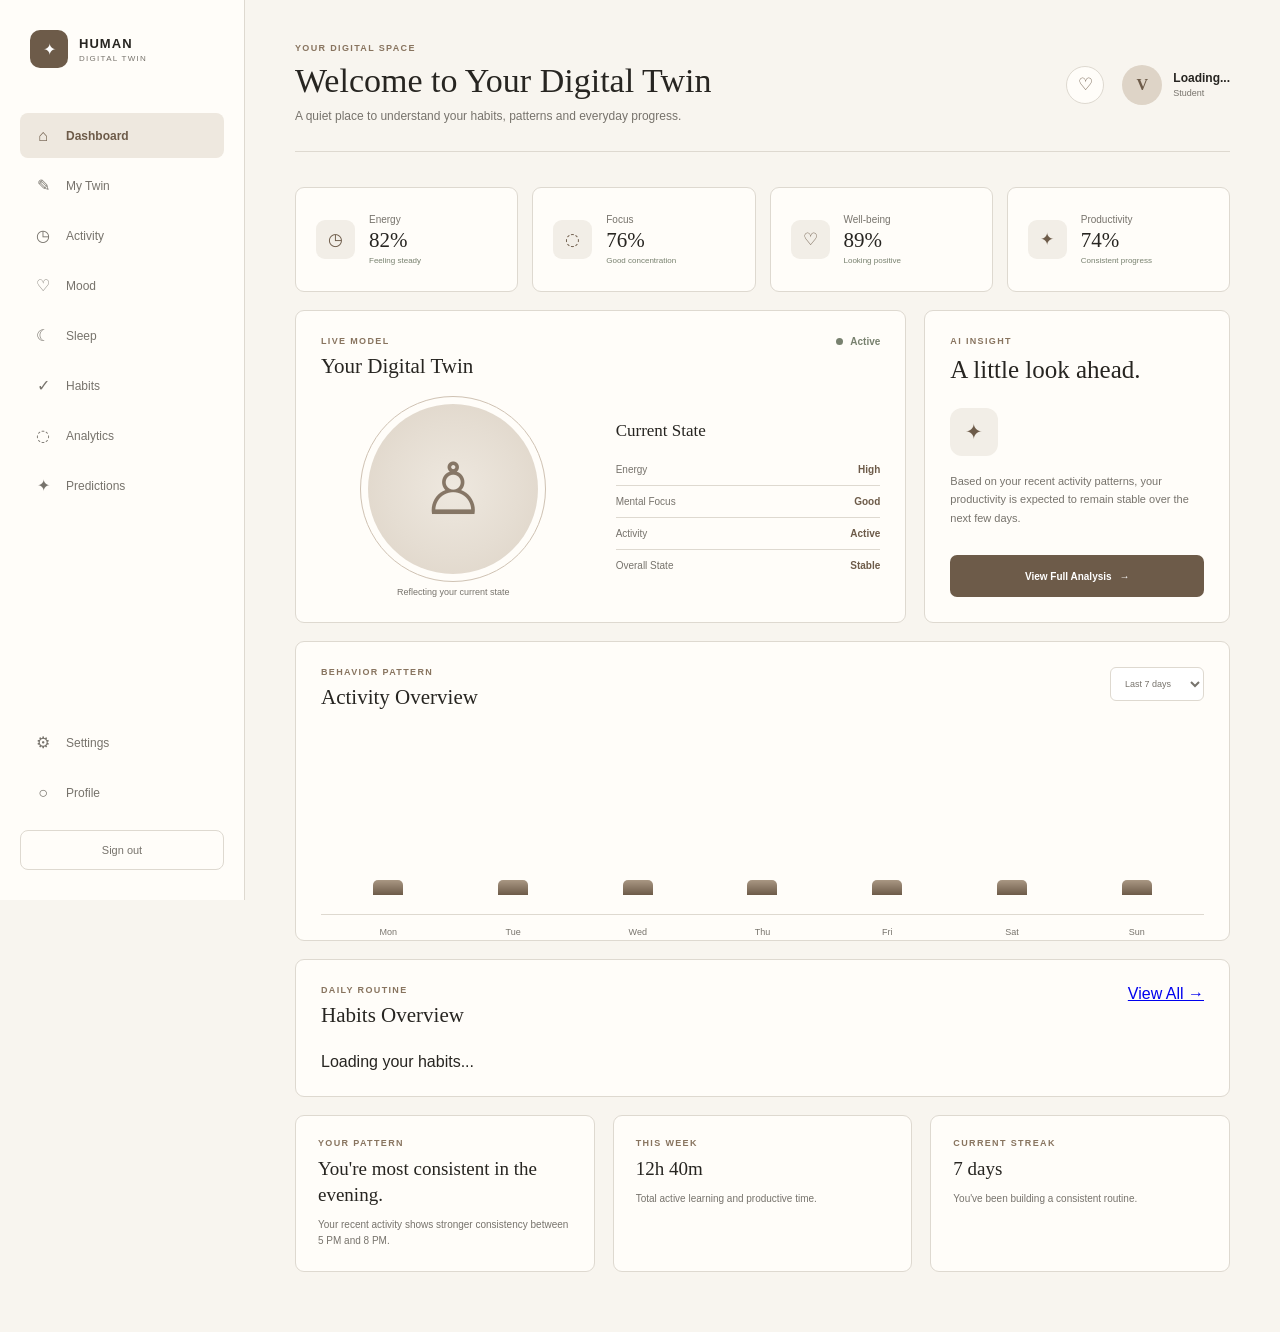
<file: index.html>
```html
<!DOCTYPE html>
<html lang="en">
<head>
    <meta charset="UTF-8">
    <meta name="viewport" content="width=device-width, initial-scale=1.0">

    <title>Human Digital Twin</title>

    <link rel="stylesheet" href="style.css">
</head>

<body>

<div class="app">

    <aside class="sidebar">

        <div class="logo">
            <div class="logo-mark">✦</div>

            <div>
                <h2>HUMAN</h2>
                <span>DIGITAL TWIN</span>
            </div>
        </div>

        <nav class="navigation">

            <a href="#" class="nav-link active">
                <span>⌂</span>
                Dashboard
            </a>

            <a href="my-twin.html" class="nav-link">
                <span>✎</span>
                My Twin
            </a>

            <a href="activity.html" class="nav-link">
                <span>◷</span>
                Activity
            </a>

            <a href="mood.html" class="nav-link">
                <span>♡</span>
                Mood
            </a>

            <a href="sleep.html" class="nav-link"><span>☾</span>Sleep</a>
        

            <a href="habits.html" class="nav-link">
                <span>✓</span>
                Habits
            </a>

            <a href="analytics.html" class="nav-link">
                <span>◌</span>
                Analytics
            </a>

            <a href="predictions.html" class="nav-link">
                <span>✦</span>
                Predictions
            </a>

        </nav>

        <div class="sidebar-bottom">

            <a href="settings.html" class="nav-link">
                <span>⚙</span>
                Settings
            </a>

            <a href="profile.html" class="nav-link">
                <span>○</span>
                Profile
            </a>

            <a href="login.html" class="sign-out">
                Sign out
            </a>

        </div>

    </aside>


    <main class="main">

        <header class="topbar">

            <div class="welcome">

                <p class="small-text">
                    YOUR DIGITAL SPACE
                </p>

                <h1>
                    Welcome to Your Digital Twin
                </h1>

                <p class="welcome-description">
                    A quiet place to understand your habits,
                    patterns and everyday progress.
                </p>

            </div>

            <div class="profile">

                <button class="notification" onclick="showNotification()">
                    ♡
                </button>

                <div class="avatar">
                    V
                </div>

                <div class="profile-details">
                    <strong id="userName">Loading...</strong>
                    <span>Student</span>
                </div>

            </div>

        </header>


        <section class="stats">

            <div class="stat-card">

                <div class="stat-icon">
                    ◷
                </div>

                <div>
                    <p>Energy</p>
                    <h2 id="energyValue">82%</h2>
                    <small id="energyText">Feeling steady</small>
                </div>

            </div>


            <div class="stat-card">

                <div class="stat-icon">
                    ◌
                </div>

                <div>
                    <p>Focus</p>
                    <h2 id="focusValue">76%</h2>
                    <small id="focusText">Good concentration</small>
                </div>

            </div>


            <div class="stat-card">

                <div class="stat-icon">
                    ♡
                </div>

                <div>
                    <p>Well-being</p>
                    <h2 id="wellbeingValue">89%</h2>
                    <small id="wellbeingText">Looking positive</small>
                </div>

            </div>


            <div class="stat-card">

                <div class="stat-icon">
                    ✦
                </div>

                <div>
                    <p>Productivity</p>
                    <h2 id="productivityValue">74%</h2>
                    <small id="productivityText">Consistent progress</small>
                </div>

            </div>

        </section>


        <section class="twin-section">


            <div class="twin-card">

                <div class="section-title">

                    <div>
                        <p class="small-text">
                            LIVE MODEL
                        </p>

                        <h2>
                            Your Digital Twin
                        </h2>
                    </div>

                    <span class="status">
                        <i></i> Active
                    </span>

                </div>


                <div class="twin-body">

                    <div class="twin-visual">

                        <div class="twin-circle">

                            <div class="twin-person">
                                ♙
                            </div>

                            <div class="pulse"></div>

                        </div>

                        <p>
                            Reflecting your current state
                        </p>

                    </div>


                    <div class="twin-info">

                        <h3>
                            Current State
                        </h3>


                        <div class="state">

                            <span>Energy</span>

                            <strong id="stateEnergy">
                                High
                            </strong>

                        </div>


                        <div class="state">

                            <span>Mental Focus</span>

                            <strong id="stateFocus">
                                Good
                            </strong>

                        </div>


                        <div class="state">

                            <span>Activity</span>

                            <strong id="stateActivity">
                                Active
                            </strong>

                        </div>


                        <div class="state">

                            <span>Overall State</span>

                            <strong id="stateOverall">
                                Stable
                            </strong>

                        </div>

                    </div>

                </div>

            </div>


            <div class="prediction-card">

                <p class="small-text">
                    AI INSIGHT
                </p>

                <h2>
                    A little look ahead.
                </h2>


                <div class="prediction-icon">
                    ✦
                </div>


                <p class="prediction-text">
                    Based on your recent activity patterns,
                    your productivity is expected to remain
                    stable over the next few days.
                </p>


                <button onclick="showAnalysis()">
                    View Full Analysis
                    <span>→</span>
                </button>

            </div>

        </section>


        <section class="activity-card">

            <div class="section-title">

                <div>

                    <p class="small-text">
                        BEHAVIOR PATTERN
                    </p>

                    <h2>
                        Activity Overview
                    </h2>

                </div>


                <select id="periodSelect" onchange="changePeriod()">

                    <option>
                        Last 7 days
                    </option>

                    <option>
                        Last 30 days
                    </option>

                </select>

            </div>


            <div class="chart" id="activityChart">

                <div class="chart-column">
                    <div class="bar" data-day="Mon"></div>
                    <span>Mon</span>
                </div>

                <div class="chart-column">
                    <div class="bar" data-day="Tue"></div>
                    <span>Tue</span>
                </div>

                <div class="chart-column">
                    <div class="bar" data-day="Wed"></div>
                    <span>Wed</span>
                </div>

                <div class="chart-column">
                    <div class="bar" data-day="Thu"></div>
                    <span>Thu</span>
                </div>

                <div class="chart-column">
                    <div class="bar" data-day="Fri"></div>
                    <span>Fri</span>
                </div>

                <div class="chart-column">
                    <div class="bar" data-day="Sat"></div>
                    <span>Sat</span>
                </div>

                <div class="chart-column">
                    <div class="bar" data-day="Sun"></div>
                    <span>Sun</span>
                </div>

            </div>

        </section>

        <section class="activity-card">

            <div class="section-title">
                 <div>
            <p class="small-text">DAILY ROUTINE</p>
            <h2>Habits Overview</h2>
        </div>

        <a href="habits.html">View All →</a>
    </div>

    <div id="dashboardHabits">
        <p>Loading your habits...</p>
    </div>

</section>


        <section class="bottom-grid">

            <div class="small-card">

                <p class="small-text">
                    YOUR PATTERN
                </p>

                <h3>
                    You're most consistent in the evening.
                </h3>

                <p>
                    Your recent activity shows stronger
                    consistency between 5 PM and 8 PM.
                </p>

            </div>


            <div class="small-card">

                <p class="small-text">
                    THIS WEEK
                </p>

                <h3>
                    12h 40m
                </h3>

                <p>
                    Total active learning and productive time.
                </p>

            </div>


            <div class="small-card">

                <p class="small-text">
                    CURRENT STREAK
                </p>

                <h3>
                    7 days
                </h3>

                <p>
                    You've been building a consistent routine.
                </p>

            </div>

        </section>

    </main>

</div>


<div id="notification" class="notification-popup">
    ✦ You're doing well. Keep going.
</div>


<script src="script.js"></script>

</body>
</html>
</file>
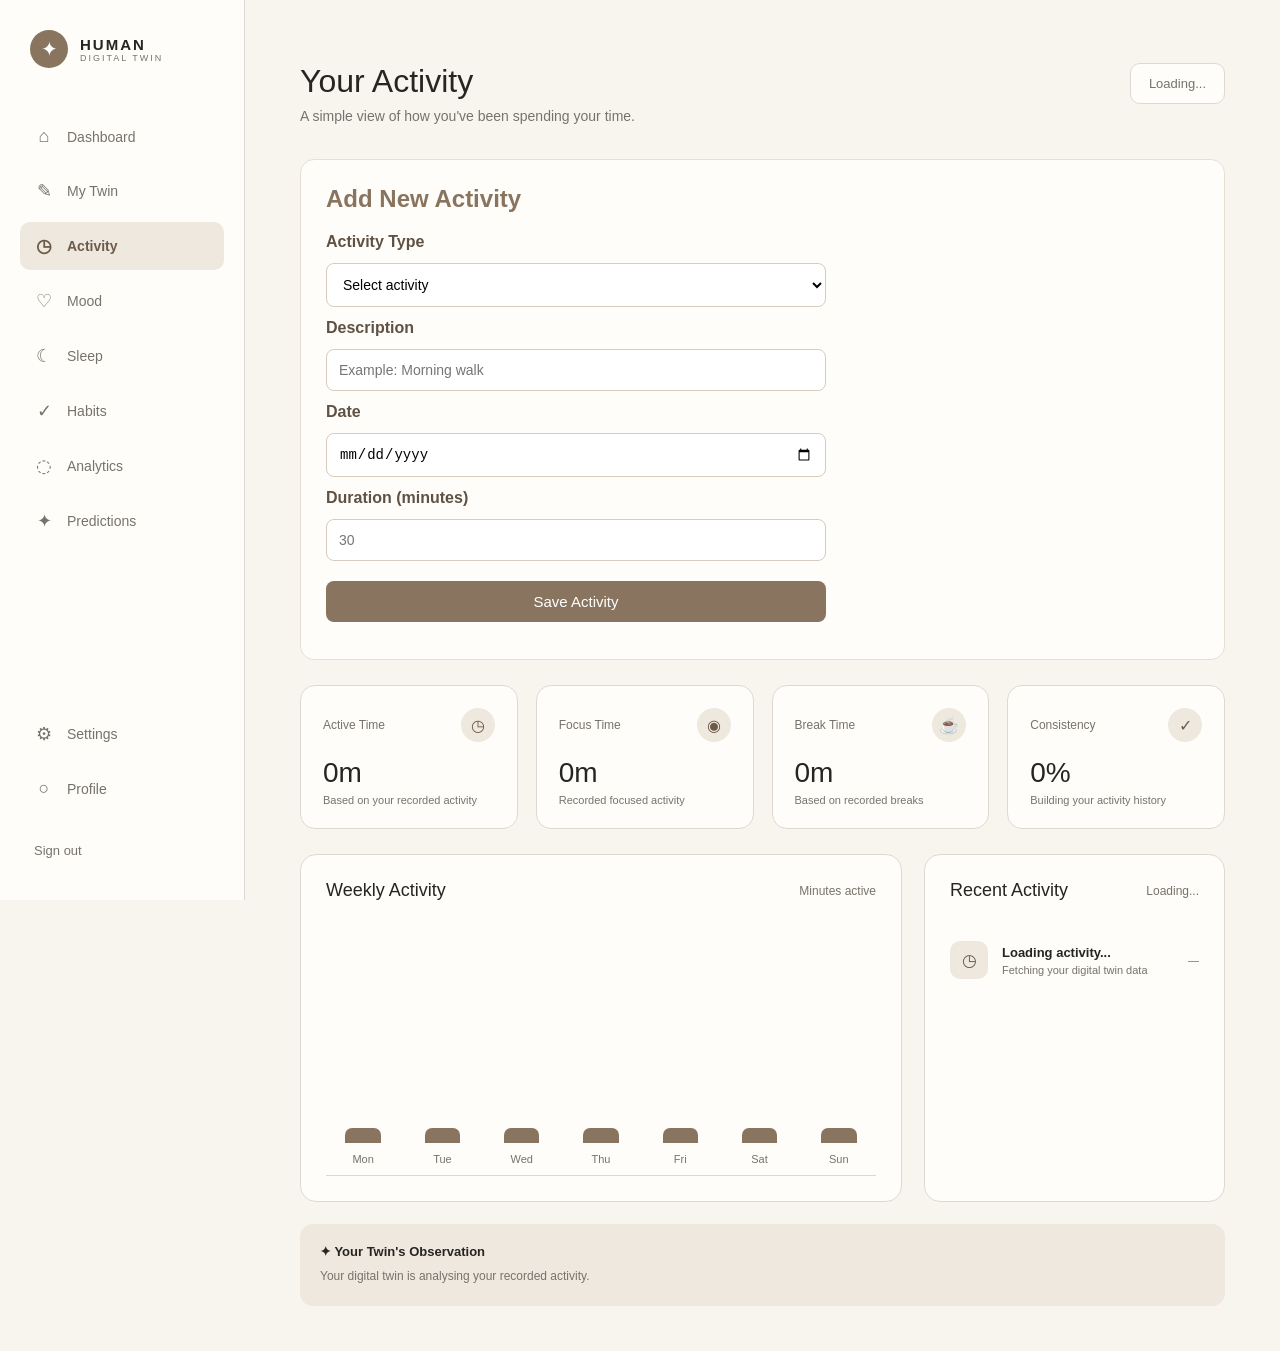
<file: activity.html>
```html
<!DOCTYPE html>
<html lang="en">
<head>
    <meta charset="UTF-8">
    <meta name="viewport" content="width=device-width, initial-scale=1.0">

    <title>Activity | Human Digital Twin</title>

    <style>
        :root {
            --cream: #f8f5ef;
            --paper: #fffdf9;
            --ink: #272521;
            --muted: #77736c;
            --line: #ded9d0;
            --accent: #88745f;
            --accent-dark: #6d5b49;
            --soft: #eee8df;
        }

        * {
            margin: 0;
            padding: 0;
            box-sizing: border-box;
        }

        body {
            font-family: Arial, Helvetica, sans-serif;
            background: var(--cream);
            color: var(--ink);
            min-height: 100vh;
        }

        .sidebar {
            position: fixed;
            left: 0;
            top: 0;
            width: 245px;
            height: 100vh;
            background: var(--paper);
            border-right: 1px solid var(--line);
            padding: 30px 20px;
            display: flex;
            flex-direction: column;
        }

        .logo {
            display: flex;
            align-items: center;
            gap: 12px;
            padding: 0 10px;
            margin-bottom: 45px;
        }

        .logo-mark {
            width: 38px;
            height: 38px;
            border-radius: 50%;
            background: var(--accent);
            color: white;
            display: flex;
            align-items: center;
            justify-content: center;
            font-size: 20px;
        }

        .logo h2 {
            font-size: 15px;
            letter-spacing: 2px;
            font-weight: 700;
        }

        .logo span {
            font-size: 9px;
            letter-spacing: 2px;
            color: var(--muted);
        }

        .navigation {
            display: flex;
            flex-direction: column;
            gap: 7px;
        }

        .nav-link {
            text-decoration: none;
            color: var(--muted);
            padding: 13px 14px;
            border-radius: 10px;
            display: flex;
            align-items: center;
            gap: 13px;
            font-size: 14px;
            transition: 0.25s;
        }

        .nav-link span {
            width: 20px;
            text-align: center;
            font-size: 18px;
        }

        .nav-link:hover {
            background: var(--soft);
            color: var(--ink);
        }

        .nav-link.active {
            background: var(--soft);
            color: var(--accent-dark);
            font-weight: 600;
        }

        .sidebar-bottom {
            margin-top: auto;
            display: flex;
            flex-direction: column;
            gap: 7px;
        }

        .sign-out {
            margin-top: 12px;
            text-decoration: none;
            color: var(--muted);
            font-size: 13px;
            padding: 12px 14px;
        }

        .sign-out:hover {
            color: var(--accent-dark);
        }

        .main {
            margin-left: 245px;
            padding: 45px 55px;
            min-height: 100vh;
        }

        .page-header {
            display: flex;
            justify-content: space-between;
            align-items: flex-start;
            margin-bottom: 35px;
        }

        .page-header h1 {
            font-size: 32px;
            font-weight: 500;
            margin-bottom: 8px;
        }

        .page-header p {
            color: var(--muted);
            font-size: 14px;
        }

        .date-box {
            background: var(--paper);
            border: 1px solid var(--line);
            padding: 12px 18px;
            border-radius: 10px;
            font-size: 13px;
            color: var(--muted);
        }

        .summary-grid {
            display: grid;
            grid-template-columns: repeat(4, 1fr);
            gap: 18px;
            margin-bottom: 25px;
        }

        .summary-card {
            background: var(--paper);
            border: 1px solid var(--line);
            border-radius: 15px;
            padding: 22px;
        }

        .summary-top {
            display: flex;
            justify-content: space-between;
            align-items: center;
            margin-bottom: 15px;
        }

        .summary-title {
            font-size: 12px;
            color: var(--muted);
        }

        .summary-icon {
            width: 34px;
            height: 34px;
            border-radius: 50%;
            background: var(--soft);
            display: flex;
            align-items: center;
            justify-content: center;
            color: var(--accent-dark);
        }

        .summary-value {
            font-size: 28px;
            font-weight: 500;
            margin-bottom: 5px;
        }

        .summary-change {
            font-size: 11px;
            color: var(--muted);
        }

        .content-grid {
            display: grid;
            grid-template-columns: 2fr 1fr;
            gap: 22px;
        }

        .card {
            background: var(--paper);
            border: 1px solid var(--line);
            border-radius: 16px;
            padding: 25px;
        }

        .card-header {
            display: flex;
            justify-content: space-between;
            align-items: center;
            margin-bottom: 25px;
        }

        .card-header h2 {
            font-size: 18px;
            font-weight: 500;
        }

        .card-header span {
            color: var(--muted);
            font-size: 12px;
        }

        .chart {
            height: 250px;
            display: flex;
            align-items: flex-end;
            justify-content: space-between;
            gap: 15px;
            padding: 10px 5px 0;
            border-bottom: 1px solid var(--line);
        }

        .bar-container {
            height: 100%;
            flex: 1;
            display: flex;
            flex-direction: column;
            justify-content: flex-end;
            align-items: center;
            gap: 10px;
        }

        .bar {
            width: 55%;
            max-width: 45px;
            background: var(--accent);
            border-radius: 7px 7px 0 0;
            transition: 0.3s;
            min-height: 15px;
        }

        .bar:hover {
            opacity: 0.75;
            transform: translateY(-4px);
        }

        .day {
            font-size: 11px;
            color: var(--muted);
            margin-bottom: 10px;
        }

        .activity-list {
            display: flex;
            flex-direction: column;
        }

        .activity-item {
            display: flex;
            align-items: center;
            gap: 14px;
            padding: 15px 0;
            border-bottom: 1px solid var(--line);
        }

        .activity-item:last-child {
            border-bottom: none;
        }

        .activity-icon {
            width: 38px;
            height: 38px;
            background: var(--soft);
            border-radius: 10px;
            display: flex;
            align-items: center;
            justify-content: center;
            color: var(--accent-dark);
            font-size: 17px;
        }

        .activity-info {
            flex: 1;
        }

        .activity-info h4 {
            font-size: 13px;
            font-weight: 600;
            margin-bottom: 4px;
        }

        .activity-info p {
            font-size: 11px;
            color: var(--muted);
        }

        .activity-time {
            font-size: 11px;
            color: var(--muted);
        }

        .insight-card {
            margin-top: 22px;
            background: var(--soft);
            border-radius: 13px;
            padding: 20px;
        }

        .insight-card h3 {
            font-size: 13px;
            margin-bottom: 8px;
        }

        .insight-card p {
            font-size: 12px;
            color: var(--muted);
            line-height: 1.6;
        }

        @media (max-width: 1000px) {
            .summary-grid {
                grid-template-columns: repeat(2, 1fr);
            }

            .content-grid {
                grid-template-columns: 1fr;
            }
        }

        @media (max-width: 700px) {
            .sidebar {
                width: 75px;
                padding: 25px 10px;
            }

            .logo div:not(.logo-mark),
            .nav-link:not(.active)::after,
            .nav-link {
                font-size: 0;
            }

            .nav-link span {
                font-size: 18px;
            }

            .main {
                margin-left: 75px;
                padding: 30px 20px;
            }

            .summary-grid {
                grid-template-columns: 1fr;
            }

            .page-header {
                flex-direction: column;
                gap: 15px;
            }
        }

        .add-activity-card {
            background: #fffdf9;
            padding: 25px;
            border-radius: 14px;
            margin-bottom: 25px;
            border: 1px solid #e8dfd3;
        }

        .add-activity-card h2 {
            color: #88745f;
            margin-bottom: 20px;
        }

        #activityForm {
            display: grid;
            gap: 12px;
            max-width: 500px;
        }

        #activityForm label {
            color: #5f5144;
            font-weight: 600;
        }

        #activityForm input,
        #activityForm select {
            padding: 12px;
            border: 1px solid #d8cbbb;
            border-radius: 8px;
            background: #fff;
            font-size: 14px;
            width: 100%;
        }

        #activityForm button {
            padding: 12px;
            background: #88745f;
            color: white;
            border: none;
            border-radius: 8px;
            cursor: pointer;
            font-size: 15px;
            margin-top: 8px;
        }

        #activityForm button:hover {
            background: #6f5b48;
        }

        #activityFormMessage {
            color: #6f5b48;
            font-size: 14px;
        }
    </style>
</head>

<body>

    <aside class="sidebar">

        <div class="logo">
            <div class="logo-mark">✦</div>

            <div>
                <h2>HUMAN</h2>
                <span>DIGITAL TWIN</span>
            </div>
        </div>

        <nav class="navigation">

            <a href="index.html" class="nav-link">
                <span>⌂</span>
                Dashboard
            </a>

            <a href="my-twin.html" class="nav-link">
                <span>✎</span>
                My Twin
            </a>

            <a href="activity.html" class="nav-link active">
                <span>◷</span>
                Activity
            </a>

            <a href="mood.html" class="nav-link">
                 <span>♡</span>
                Mood
            </a>

            <a href="sleep.html" class="nav-link"><span>☾</span>Sleep</a>

            <a href="habits.html" class="nav-link">
                <span>✓</span>
                Habits
            </a>

            <a href="analytics.html" class="nav-link">
                <span>◌</span>
                Analytics
            </a>

            <a href="predictions.html" class="nav-link">
                <span>✦</span>
                Predictions
            </a>

        </nav>

        <div class="sidebar-bottom">

            <a href="settings.html" class="nav-link">
                <span>⚙</span>
                Settings
            </a>

            <a href="profile.html" class="nav-link">
                <span>○</span>
                Profile
            </a>

            <a href="login.html" class="sign-out">
                Sign out
            </a>

        </div>

    </aside>


    <main class="main">

        <div class="page-header">

            <div>
                <h1>Your Activity</h1>
                <p>A simple view of how you've been spending your time.</p>
            </div>

            <div class="date-box" id="activityDate">
                Loading...
            </div>

        </div>

        <section class="add-activity-card">
            <h2>Add New Activity</h2>

             <form id="activityForm">
                 <label for="activityType">Activity Type</label>
                 <select id="activityType" required>
                    <option value="">Select activity</option>
                    <option value="Exercise">Exercise</option>
                    <option value="Study">Study</option>
                    <option value="Work">Work</option>
                    <option value="Walking">Walking</option>
                    <option value="Break">Break</option>
                    <option value="Other">Other</option>
                </select>

                <label for="activityDescription">Description</label>
                <input type="text" id="activityDescription"
                        placeholder="Example: Morning walk" required>

                <label for="activityDate">Date</label>
                <input type="date" id="activityDate" required>

                <label for="activityDuration">Duration (minutes)</label>
                <input type="number" id="activityDuration"
                        min="1" placeholder="30" required>

                <button type="submit">Save Activity</button>
                <p id="activityFormMessage"></p>
            </form>
        </section>

        <section class="summary-grid">

            <div class="summary-card">

                <div class="summary-top">
                    <span class="summary-title">Active Time</span>
                    <div class="summary-icon">◷</div>
                </div>

                <div class="summary-value" id="activeTime">
                    0m
                </div>

                <div class="summary-change" id="activeChange">
                    Based on your recorded activity
                </div>

            </div>


            <div class="summary-card">

                <div class="summary-top">
                    <span class="summary-title">Focus Time</span>
                    <div class="summary-icon">◉</div>
                </div>

                <div class="summary-value" id="focusTime">
                    0m
                </div>

                <div class="summary-change">
                    Recorded focused activity
                </div>

            </div>


            <div class="summary-card">

                <div class="summary-top">
                    <span class="summary-title">Break Time</span>
                    <div class="summary-icon">☕</div>
                </div>

                <div class="summary-value" id="breakTime">
                    0m
                </div>

                <div class="summary-change">
                    Based on recorded breaks
                </div>

            </div>


            <div class="summary-card">

                <div class="summary-top">
                    <span class="summary-title">Consistency</span>
                    <div class="summary-icon">✓</div>
                </div>

                <div class="summary-value" id="consistency">
                    0%
                </div>

                <div class="summary-change" id="consistencyText">
                    Building your activity history
                </div>

            </div>

        </section>


        <section class="content-grid">


            <div class="card">

                <div class="card-header">

                    <h2>Weekly Activity</h2>

                    <span>Minutes active</span>

                </div>


                <div class="chart" id="weeklyChart">

                    <div class="bar-container">
                        <div class="bar" data-day="Mon"></div>
                        <span class="day">Mon</span>
                    </div>

                    <div class="bar-container">
                        <div class="bar" data-day="Tue"></div>
                        <span class="day">Tue</span>
                    </div>

                    <div class="bar-container">
                        <div class="bar" data-day="Wed"></div>
                        <span class="day">Wed</span>
                    </div>

                    <div class="bar-container">
                        <div class="bar" data-day="Thu"></div>
                        <span class="day">Thu</span>
                    </div>

                    <div class="bar-container">
                        <div class="bar" data-day="Fri"></div>
                        <span class="day">Fri</span>
                    </div>

                    <div class="bar-container">
                        <div class="bar" data-day="Sat"></div>
                        <span class="day">Sat</span>
                    </div>

                    <div class="bar-container">
                        <div class="bar" data-day="Sun"></div>
                        <span class="day">Sun</span>
                    </div>

                </div>

            </div>


            <div class="card">

                <div class="card-header">

                    <h2>Recent Activity</h2>

                    <span id="recentActivityDate">
                        Loading...
                    </span>

                </div>


                <div class="activity-list" id="activityList">

                    <div class="activity-item">

                        <div class="activity-icon">
                            ◷
                        </div>

                        <div class="activity-info">
                            <h4>Loading activity...</h4>
                            <p>Fetching your digital twin data</p>
                        </div>

                        <div class="activity-time">
                            —
                        </div>

                    </div>

                </div>

            </div>

        </section>


        <div class="insight-card">

            <h3>✦ Your Twin's Observation</h3>

            <p id="activityInsight">
                Your digital twin is analysing your recorded activity.
            </p>

        </div>

    </main>


    <script>

        let activities = [];


        async function loadActivities() {

            const userId =
                localStorage.getItem("userId");

            if (!userId) {

                console.log("No user ID found.");

                return;
            }


            try {

                const response =
                    await fetch(
                        `http://localhost:8080/api/activities/user/${userId}`
                    );


                if (!response.ok) {

                    throw new Error(
                        "Could not load activities."
                    );
                }


                activities =
                    await response.json();


                console.log(
                    "Activities loaded:",
                    activities
                );


                updateActivityPage();


            } catch (error) {

                console.error(
                    "Activity loading error:",
                    error
                );

            }

        }


        function updateActivityPage() {

            updateDate();

            updateSummary();

            updateWeeklyChart();

            updateRecentActivities();

            updateInsight();

        }


        function updateDate() {

            const dateElement =
                document.getElementById("activityDate");

            const today =
                new Date();


            dateElement.textContent =
                "Today · " +
                today.toLocaleDateString(
                    "en-US",
                    {
                        month: "long",
                        day: "numeric",
                        year: "numeric"
                    }
                );

        }


        function updateSummary() {

            let totalMinutes = 0;

            activities.forEach(activity => {

                if (activity.duration) {

                    const duration =
                        parseFloat(activity.duration);

                    if (!isNaN(duration)) {

                        totalMinutes += duration;

                    }

                }

            });


            const activeHours =
                Math.floor(totalMinutes / 60);

            const activeMinutes =
                Math.round(totalMinutes % 60);


            let activeText = "";

            if (activeHours > 0) {

                activeText =
                    activeHours +
                    "h " +
                    activeMinutes +
                    "m";

            } else {

                activeText =
                    activeMinutes +
                    "m";

            }


            document.getElementById(
                "activeTime"
            ).textContent =
                activeText;


            const focusActivities =
                activities.filter(activity =>
                    activity.activityType &&
                    (
                        activity.activityType
                            .toLowerCase()
                            .includes("focus") ||
                        activity.activityType
                            .toLowerCase()
                            .includes("work") ||
                        activity.activityType
                            .toLowerCase()
                            .includes("study")
                    )
                );


            let focusMinutes = 0;


            focusActivities.forEach(activity => {

                const duration =
                    parseFloat(activity.duration);

                if (!isNaN(duration)) {
                    focusMinutes += duration;
                }

            });


            document.getElementById(
                "focusTime"
            ).textContent =
                focusMinutes + "m";


            const breakActivities =
                activities.filter(activity =>
                    activity.activityType &&
                    activity.activityType
                        .toLowerCase()
                        .includes("break")
                );


            let breakMinutes = 0;


            breakActivities.forEach(activity => {

                const duration =
                    parseFloat(activity.duration);

                if (!isNaN(duration)) {
                    breakMinutes += duration;
                }

            });


            document.getElementById(
                "breakTime"
            ).textContent =
                breakMinutes + "m";


            let consistency = 0;


            if (activities.length > 0) {

                const uniqueDays =
                    new Set(
                        activities.map(
                            activity => activity.date
                        )
                    ).size;


                consistency =
                    Math.min(
                        Math.round(
                            (uniqueDays / 7) * 100
                        ),
                        100
                    );

            }


            document.getElementById(
                "consistency"
            ).textContent =
                consistency + "%";


            const consistencyText =
                document.getElementById(
                    "consistencyText"
                );


            if (consistency >= 80) {

                consistencyText.textContent =
                    "Strong routine";

            } else if (consistency >= 50) {

                consistencyText.textContent =
                    "Building consistency";

            } else {

                consistencyText.textContent =
                    "Keep recording activity";

            }

        }


        function updateWeeklyChart() {

            const bars =
                document.querySelectorAll(
                    "#weeklyChart .bar"
                );


            const dayTotals = {

                Mon: 0,
                Tue: 0,
                Wed: 0,
                Thu: 0,
                Fri: 0,
                Sat: 0,
                Sun: 0

            };


            activities.forEach(activity => {

                if (!activity.date) {
                    return;
                }


                const date =
                    new Date(activity.date);


                const day =
                    date.toLocaleDateString(
                        "en-US",
                        {
                            weekday: "short"
                        }
                    );


                const duration =
                    parseFloat(
                        activity.duration
                    );


                if (
                    dayTotals[day] !== undefined &&
                    !isNaN(duration)
                ) {

                    dayTotals[day] += duration;

                }

            });


            let max =
                Math.max(
                    ...Object.values(dayTotals)
                );


            if (max === 0) {
                max = 1;
            }


            bars.forEach(bar => {

                const day =
                    bar.dataset.day;


                const value =
                    dayTotals[day] || 0;


                let height =
                    (value / max) * 100;


                if (value === 0) {
                    height = 5;
                }


                bar.style.height =
                    height + "%";

            });


            console.log(
                "Weekly activity:",
                dayTotals
            );

        }


        function updateRecentActivities() {

            const list =
                document.getElementById(
                    "activityList"
                );


            const dateElement =
                document.getElementById(
                    "recentActivityDate"
                );


            if (activities.length === 0) {

                list.innerHTML = `
                    <div class="activity-item">

                        <div class="activity-icon">
                            ◷
                        </div>

                        <div class="activity-info">
                            <h4>No activity recorded</h4>
                            <p>Your activity will appear here.</p>
                        </div>

                        <div class="activity-time">
                            —
                        </div>

                    </div>
                `;

                dateElement.textContent =
                    "No records";

                return;

            }


            const sortedActivities =
                [...activities].sort(
                    (a, b) =>
                        new Date(b.date) -
                        new Date(a.date)
                );


            const recent =
                sortedActivities.slice(0, 5);


            dateElement.textContent =
                formatDate(
                    recent[0].date
                );


            list.innerHTML = "";


            recent.forEach(activity => {

                const item =
                    document.createElement("div");

                item.className =
                    "activity-item";


                const icon =
                    getActivityIcon(
                        activity.activityType
                    );


                item.innerHTML = `

                    <div class="activity-icon">
                        ${icon}
                    </div>

                    <div class="activity-info">

                        <h4>
                            ${activity.activityType || "Activity"}
                        </h4>

                        <p>
                            ${activity.description || "Recorded activity"}
                            · ${activity.duration || "0"} 
                        </p>

                    </div>

                    <div class="activity-time">
                        ${formatDate(activity.date)}
                    </div>

                `;


                list.appendChild(item);

            });

        }


        function getActivityIcon(type) {

            if (!type) {
                return "◷";
            }


            const value =
                type.toLowerCase();


            if (
                value.includes("exercise") ||
                value.includes("walk")
            ) {

                return "♧";

            }


            if (
                value.includes("study") ||
                value.includes("work")
            ) {

                return "⌨";

            }


            if (value.includes("break")) {

                return "☕";

            }


            return "◷";

        }


        function formatDate(dateValue) {

            if (!dateValue) {
                return "—";
            }


            const date =
                new Date(dateValue);


            return date.toLocaleDateString(
                "en-US",
                {
                    month: "short",
                    day: "numeric",
                    year: "numeric"
                }
            );

        }


        function updateInsight() {

            const insight =
                document.getElementById(
                    "activityInsight"
                );


            if (activities.length === 0) {

                insight.textContent =
                    "No activity has been recorded yet. Start adding activities to help your digital twin understand your routine.";

                return;

            }


            const totalMinutes =
                activities.reduce(
                    (total, activity) => {

                        const duration =
                            parseFloat(
                                activity.duration
                            );

                        return total +
                            (
                                isNaN(duration)
                                    ? 0
                                    : duration
                            );

                    },
                    0
                );


            if (activities.length === 1) {

                insight.textContent =
                    "Your digital twin has recorded your first activity. Continue adding activities so it can identify patterns in your routine over time.";

                return;

            }


            insight.textContent =
                "Your digital twin has recorded " +
                activities.length +
                " activities with a total of " +
                totalMinutes +
                " minutes of active time. More activity data will help reveal stronger behavioral patterns.";

        }

        document.getElementById("activityDate").value =
            new Date().toISOString().split("T")[0];

        document.getElementById("activityForm").addEventListener("submit", async function(event) {
            event.preventDefault();

            const userId = localStorage.getItem("userId");

            if (!userId) {
                document.getElementById("activityFormMessage").textContent =
                    "Please log in again.";
                return;
            }

            const activity = {
                activityType: document.getElementById("activityType").value,
                description: document.getElementById("activityDescription").value,
                date: document.getElementById("activityDate").value,
                duration: document.getElementById("activityDuration").value,
                user: {
                    id: Number(userId)
                }
            };

            const message = document.getElementById("activityFormMessage");
            message.textContent = "Saving activity...";

            try {
                const response = await fetch("http://localhost:8080/api/activities", {
                    method: "POST",
                    headers: {
                        "Content-Type": "application/json"
                    },
                    body: JSON.stringify(activity)
                });

                if (!response.ok) {
                    throw new Error("Could not save activity.");
                }

                message.textContent = "Activity saved successfully!";

                document.getElementById("activityDescription").value = "";
                document.getElementById("activityDuration").value = "";

                await loadActivities();

            } catch (error) {
                message.textContent = "Unable to save activity. Please try again.";
                console.error(error);
            }
        });


        window.addEventListener(
            "load",
            loadActivities
        );

    </script>

</body>
</html>
</file>
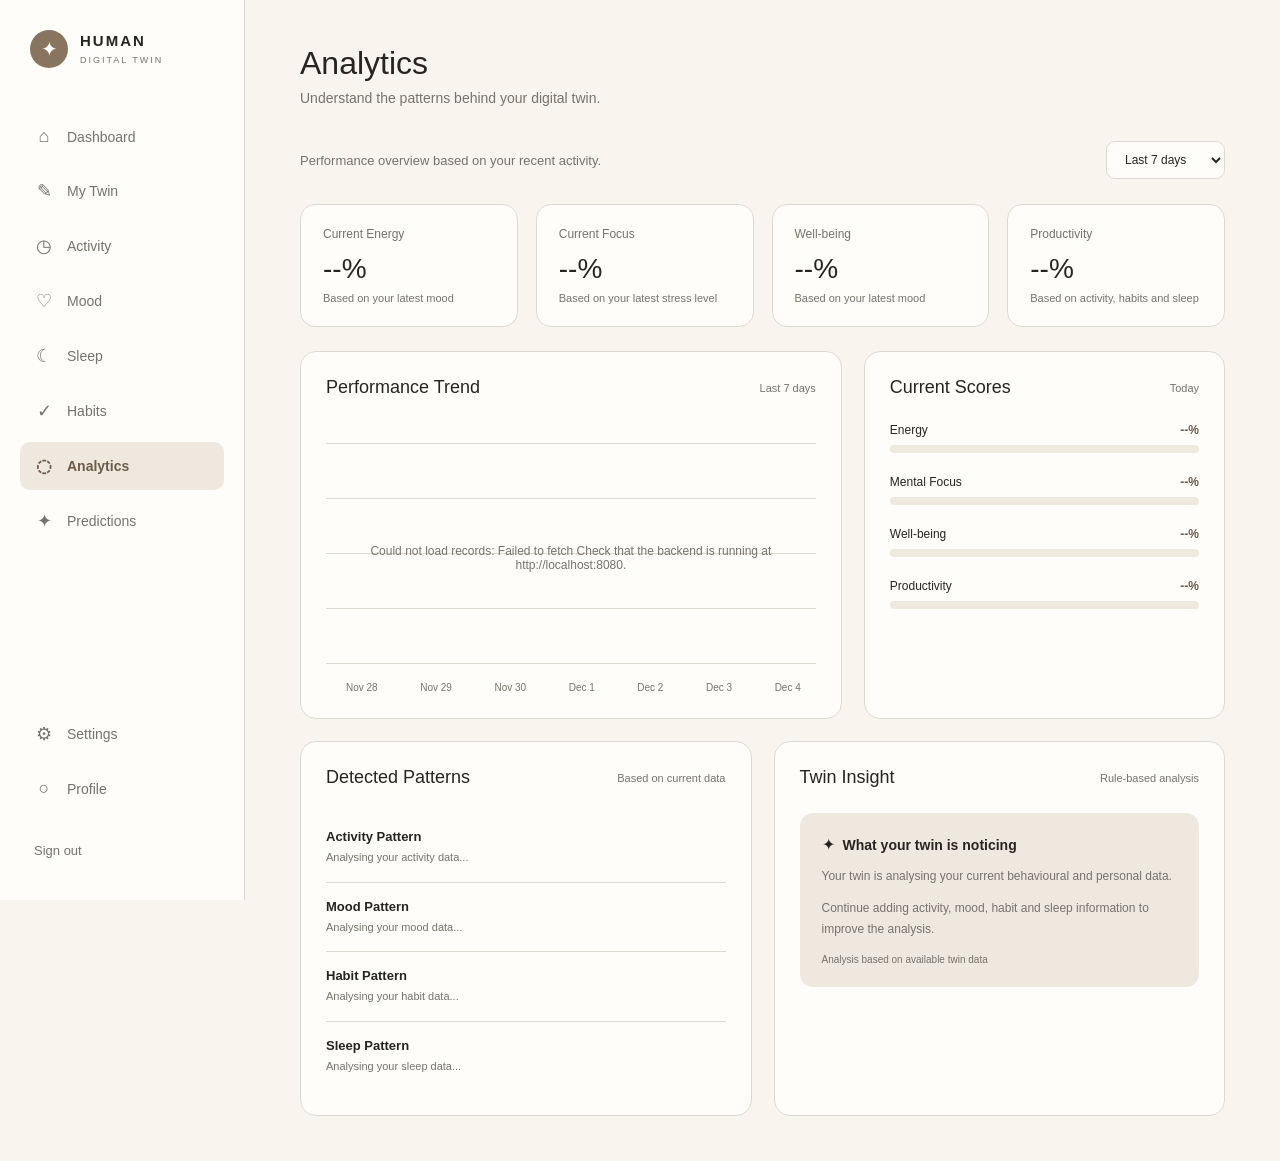
<file: analytics.html>
<!DOCTYPE html>
<html lang="en">
<head>
    <meta charset="UTF-8">
    <meta name="viewport" content="width=device-width, initial-scale=1.0">
    <title>Analytics | Human Digital Twin</title>

    <style>
        :root {
            --cream: #f8f5ef;
            --paper: #fffdf9;
            --ink: #272521;
            --muted: #77736c;
            --line: #ded9d0;
            --accent: #88745f;
            --accent-dark: #6d5b49;
            --soft: #eee8df;
        }

        * { margin: 0; padding: 0; box-sizing: border-box; }

        body {
            font-family: Arial, Helvetica, sans-serif;
            background: var(--cream);
            color: var(--ink);
            min-height: 100vh;
        }

        .sidebar {
            position: fixed;
            left: 0;
            top: 0;
            width: 245px;
            height: 100vh;
            background: var(--paper);
            border-right: 1px solid var(--line);
            padding: 30px 20px;
            display: flex;
            flex-direction: column;
        }

        .logo {
            display: flex;
            align-items: center;
            gap: 12px;
            padding: 0 10px;
            margin-bottom: 45px;
        }

        .logo-mark {
            width: 38px;
            height: 38px;
            border-radius: 50%;
            background: var(--accent);
            color: white;
            display: flex;
            align-items: center;
            justify-content: center;
            font-size: 20px;
        }

        .logo h2 { font-size: 15px; letter-spacing: 2px; font-weight: 700; }
        .logo span { font-size: 9px; letter-spacing: 2px; color: var(--muted); }

        .navigation {
            display: flex;
            flex-direction: column;
            gap: 7px;
        }

        .nav-link {
            text-decoration: none;
            color: var(--muted);
            padding: 13px 14px;
            border-radius: 10px;
            display: flex;
            align-items: center;
            gap: 13px;
            font-size: 14px;
            transition: 0.25s;
        }

        .nav-link span { width: 20px; text-align: center; font-size: 18px; }
        .nav-link:hover, .nav-link.active { background: var(--soft); color: var(--accent-dark); }
        .nav-link.active { font-weight: 600; }

        .sidebar-bottom {
            margin-top: auto;
            display: flex;
            flex-direction: column;
            gap: 7px;
        }

        .sign-out {
            margin-top: 12px;
            text-decoration: none;
            color: var(--muted);
            font-size: 13px;
            padding: 12px 14px;
        }

        .sign-out:hover { color: var(--accent-dark); }

        .main {
            margin-left: 245px;
            padding: 45px 55px;
            min-height: 100vh;
        }

        .page-header { margin-bottom: 35px; }
        .page-header h1 { font-size: 32px; font-weight: 500; margin-bottom: 8px; }
        .page-header p { color: var(--muted); font-size: 14px; }

        .filter-row {
            display: flex;
            justify-content: space-between;
            align-items: center;
            margin-bottom: 25px;
        }

        .filter-text { font-size: 13px; color: var(--muted); }

        .period-select {
            border: 1px solid var(--line);
            background: var(--paper);
            color: var(--ink);
            padding: 10px 14px;
            border-radius: 9px;
            font-size: 12px;
            outline: none;
            cursor: pointer;
        }

        .metrics {
            display: grid;
            grid-template-columns: repeat(4, 1fr);
            gap: 18px;
            margin-bottom: 24px;
        }

        .metric-card {
            background: var(--paper);
            border: 1px solid var(--line);
            border-radius: 15px;
            padding: 22px;
        }

        .metric-title { color: var(--muted); font-size: 12px; margin-bottom: 12px; }
        .metric-value { font-size: 28px; font-weight: 500; margin-bottom: 7px; }
        .metric-description { font-size: 11px; color: var(--muted); }

        .chart-grid {
            display: grid;
            grid-template-columns: 1.5fr 1fr;
            gap: 22px;
            margin-bottom: 22px;
        }

        .card {
            background: var(--paper);
            border: 1px solid var(--line);
            border-radius: 16px;
            padding: 25px;
        }

        .card-header {
            display: flex;
            justify-content: space-between;
            align-items: center;
            margin-bottom: 25px;
        }

        .card-header h2 { font-size: 18px; font-weight: 500; }
        .card-header span { font-size: 11px; color: var(--muted); }

        .line-chart {
            height: 270px;
            position: relative;
            padding: 10px 5px 30px;
        }

        .grid-line {
            position: absolute;
            left: 0;
            right: 0;
            height: 1px;
            background: var(--line);
        }

        .grid-1 { top: 20px; }
        .grid-2 { top: 75px; }
        .grid-3 { top: 130px; }
        .grid-4 { top: 185px; }
        .grid-5 { top: 240px; }

        .chart-line {
            position: absolute;
            left: 25px;
            right: 15px;
            top: 40px;
            height: 190px;
        }

        .chart-line svg { width: 100%; height: 100%; overflow: visible; }

        .chart-labels {
            position: absolute;
            left: 20px;
            right: 15px;
            bottom: 0;
            display: flex;
            justify-content: space-between;
        }

        .chart-labels span { font-size: 10px; color: var(--muted); }
        .chart-empty-message[hidden] {
             display: none;
        }
        .chart-empty-message {
            position: absolute;
            inset: 0;
            display: flex;
            align-items: center;
            justify-content: center;
            color: var(--muted);
            font-size: 12px;
            text-align: center;
            pointer-events: none;
            padding: 20px;
        }

        .score-list { display: flex; flex-direction: column; gap: 22px; }
        .score-item { width: 100%; }

        .score-top {
            display: flex;
            justify-content: space-between;
            margin-bottom: 8px;
        }

        .score-name { font-size: 12px; }
        .score-value { font-size: 12px; color: var(--accent-dark); font-weight: 600; }

        .score-track {
            width: 100%;
            height: 8px;
            background: var(--soft);
            border-radius: 10px;
            overflow: hidden;
        }

        .score-fill {
            height: 100%;
            background: var(--accent);
            border-radius: 10px;
            transition: width 0.5s ease;
        }

        .bottom-grid {
            display: grid;
            grid-template-columns: 1fr 1fr;
            gap: 22px;
        }

        .pattern-list { display: flex; flex-direction: column; }
        .pattern { padding: 16px 0; border-bottom: 1px solid var(--line); }
        .pattern:last-child { border-bottom: none; }
        .pattern h3 { font-size: 13px; margin-bottom: 5px; }
        .pattern p { font-size: 11px; color: var(--muted); line-height: 1.5; }

        .ai-insight {
            background: var(--soft);
            border-radius: 13px;
            padding: 22px;
        }

        .ai-title {
            display: flex;
            align-items: center;
            gap: 8px;
            margin-bottom: 12px;
        }

        .ai-title h3 { font-size: 14px; font-weight: 600; }

        .ai-insight p {
            font-size: 12px;
            line-height: 1.7;
            color: var(--muted);
        }

        .confidence { margin-top: 15px; font-size: 10px; color: var(--muted); }

        @media (max-width: 1050px) {
            .metrics { grid-template-columns: repeat(2, 1fr); }
            .chart-grid, .bottom-grid { grid-template-columns: 1fr; }
        }

        @media (max-width: 700px) {
            .sidebar { width: 75px; padding: 25px 10px; }
            .logo div:not(.logo-mark) { display: none; }
            .nav-link { justify-content: center; padding: 13px 5px; font-size: 0; }
            .nav-link span { font-size: 18px; }
            .main { margin-left: 75px; padding: 30px 20px; }
            .metrics { grid-template-columns: 1fr; }
            .filter-row { align-items: flex-start; gap: 15px; flex-direction: column; }
        }
    </style>
</head>

<body>
    <aside class="sidebar">
        <div class="logo">
            <div class="logo-mark">✦</div>
            <div>
                <h2>HUMAN</h2>
                <span>DIGITAL TWIN</span>
            </div>
        </div>

        <nav class="navigation">
            <a href="index.html" class="nav-link"><span>⌂</span>Dashboard</a>
            <a href="my-twin.html" class="nav-link"><span>✎</span>My Twin</a>
            <a href="activity.html" class="nav-link"><span>◷</span>Activity</a>
            <a href="mood.html" class="nav-link"><span>♡</span>Mood</a>
            <a href="sleep.html" class="nav-link"><span>☾</span>Sleep</a>
            <a href="habits.html" class="nav-link"><span>✓</span>Habits</a>
            <a href="analytics.html" class="nav-link active"><span>◌</span>Analytics</a>
            <a href="predictions.html" class="nav-link"><span>✦</span>Predictions</a>
        </nav>

        <div class="sidebar-bottom">
            <a href="settings.html" class="nav-link"><span>⚙</span>Settings</a>
            <a href="profile.html" class="nav-link"><span>○</span>Profile</a>
            <a href="login.html" class="sign-out">Sign out</a>
        </div>
    </aside>

    <main class="main">
        <div class="page-header">
            <h1>Analytics</h1>
            <p>Understand the patterns behind your digital twin.</p>
        </div>

        <div class="filter-row">
            <div class="filter-text">Performance overview based on your recent activity.</div>
            <select class="period-select" id="periodSelect">
                <option value="7">Last 7 days</option>
                <option value="14">Last 14 days</option>
                <option value="30">Last 30 days</option>
            </select>
        </div>

        <section class="metrics">
            <div class="metric-card">
                <div class="metric-title">Current Energy</div>
                <div class="metric-value" id="averageEnergy">--%</div>
                <div class="metric-description" id="energyDescription">Based on your latest mood</div>
            </div>
            <div class="metric-card">
                <div class="metric-title">Current Focus</div>
                <div class="metric-value" id="averageFocus">--%</div>
                <div class="metric-description" id="focusDescription">Based on your latest stress level</div>
            </div>
            <div class="metric-card">
                <div class="metric-title">Well-being</div>
                <div class="metric-value" id="averageWellbeing">--%</div>
                <div class="metric-description" id="wellbeingDescription">Based on your latest mood</div>
            </div>
            <div class="metric-card">
                <div class="metric-title">Productivity</div>
                <div class="metric-value" id="averageProductivity">--%</div>
                <div class="metric-description" id="productivityDescription">Based on activity, habits and sleep</div>
            </div>
        </section>

        <section class="chart-grid">
            <div class="card">
                <div class="card-header">
                    <h2>Performance Trend</h2>
                    <span id="trendPeriod">Last 7 days</span>
                </div>
                <div class="line-chart">
                    <div class="grid-line grid-1"></div>
                    <div class="grid-line grid-2"></div>
                    <div class="grid-line grid-3"></div>
                    <div class="grid-line grid-4"></div>
                    <div class="grid-line grid-5"></div>

                    <div class="chart-line">
                        <svg id="trendSvg" viewBox="0 0 700 190" aria-label="Performance trend chart">
                            <polyline id="trendLine" points="" fill="none" stroke="#88745f"
                                stroke-width="4" stroke-linecap="round" stroke-linejoin="round" />
                        </svg>
                    </div>

                    <div id="chartEmptyMessage" class="chart-empty-message" hidden>
                        No records found in this date range.
                    </div>
                    <p id="chartPointDetails" role="status" aria-live="polite" style="position:absolute;left:20px;right:15px;bottom:20px;text-align:center;font-size:12px;color:var(--accent-dark);"></p>
                    <div class="chart-labels"></div>
                </div>
            </div>

            <div class="card">
                <div class="card-header">
                    <h2>Current Scores</h2>
                    <span>Today</span>
                </div>

                <div class="score-list">
                    <div class="score-item">
                        <div class="score-top"><span class="score-name">Energy</span><span class="score-value" id="scoreEnergy">--%</span></div>
                        <div class="score-track"><div class="score-fill" id="energyFill" style="width: 0%;"></div></div>
                    </div>
                    <div class="score-item">
                        <div class="score-top"><span class="score-name">Mental Focus</span><span class="score-value" id="scoreFocus">--%</span></div>
                        <div class="score-track"><div class="score-fill" id="focusFill" style="width: 0%;"></div></div>
                    </div>
                    <div class="score-item">
                        <div class="score-top"><span class="score-name">Well-being</span><span class="score-value" id="scoreWellbeing">--%</span></div>
                        <div class="score-track"><div class="score-fill" id="wellbeingFill" style="width: 0%;"></div></div>
                    </div>
                    <div class="score-item">
                        <div class="score-top"><span class="score-name">Productivity</span><span class="score-value" id="scoreProductivity">--%</span></div>
                        <div class="score-track"><div class="score-fill" id="productivityFill" style="width: 0%;"></div></div>
                    </div>
                </div>
            </div>
        </section>

        <section class="bottom-grid">
            <div class="card">
                <div class="card-header"><h2>Detected Patterns</h2><span>Based on current data</span></div>
                <div class="pattern-list">
                    <div class="pattern"><h3 id="patternActivityTitle">Activity Pattern</h3><p id="patternActivityText">Analysing your activity data...</p></div>
                    <div class="pattern"><h3 id="patternMoodTitle">Mood Pattern</h3><p id="patternMoodText">Analysing your mood data...</p></div>
                    <div class="pattern"><h3 id="patternHabitTitle">Habit Pattern</h3><p id="patternHabitText">Analysing your habit data...</p></div>
                    <div class="pattern"><h3 id="patternSleepTitle">Sleep Pattern</h3><p id="patternSleepText">Analysing your sleep data...</p></div>
                </div>
            </div>

            <div class="card">
                <div class="card-header"><h2>Twin Insight</h2><span>Rule-based analysis</span></div>
                <div class="ai-insight">
                    <div class="ai-title"><span>✦</span><h3>What your twin is noticing</h3></div>
                    <p id="aiInsightText">Your twin is analysing your current behavioural and personal data.</p>
                    <p id="aiRecommendation" style="margin-top: 12px;">Continue adding activity, mood, habit and sleep information to improve the analysis.</p>
                    <div class="confidence" id="confidenceText">Analysis based on available twin data</div>
                </div>
            </div>
        </section>
    </main>

    <script>
        let twinData = null;

        let currentScores = {
            energy: 50,
            focus: 50,
            wellbeing: 50,
            productivity: 40
        };

        function getRecords(...keys) {
            for (const key of keys) {
                if (Array.isArray(twinData?.[key])) return twinData[key];
            }
            return [];
        }

        function getActivities() {
            return getRecords("activities", "activityRecords");
        }

        function getMoods() {
            return getRecords("moods", "moodRecords");
        }

        function getHabits() {
            return getRecords("habits", "habitRecords");
        }

        function getSleepRecords() {
            return getRecords("sleep", "sleepRecords", "sleeps");
        }

        function getLatestRecord(records) {
            return [...records].sort((a, b) => {
                const dateA = new Date(a.date || a.createdAt || 0).getTime();
                const dateB = new Date(b.date || b.createdAt || 0).getTime();

                if (dateA !== dateB) {
                    return dateB - dateA;
                }

                return Number(b.id || 0) - Number(a.id || 0);
            })[0];
        }
        function normalize(value) {
            return String(value ?? "").trim().toLowerCase();
        }

        function resolveUserId() {
            const urlUserId = new URLSearchParams(window.location.search).get("userId");

            return urlUserId ||
                localStorage.getItem("userId") ||
                localStorage.getItem("user_id") ||
                "3";
        }

        function calculateScores() {
            const mood = getLatestRecord(getMoods()) || {};
            const energyLevel = normalize(mood.energyLevel || mood.energy);
            const stressLevel = normalize(mood.stressLevel || mood.stress);
            const moodValue = normalize(mood.mood || mood.moodType).replace(/\s+/g, "_");

            const energyScore = {
                high: 90,
                medium: 70,
                low: 40
            }[energyLevel] ?? 50;

            const focusScore = {
                low: 85,
                medium: 65,
                high: 40
            }[stressLevel] ?? 50;

            const wellbeingScore = {
                happy: 90,
                very_happy: 95,
                neutral: 70,
                calm: 80,
                sad: 40,
                stressed: 40,
                anxious: 40,
                angry: 35
            }[moodValue] ?? 50;

            let productivityScore = 40;

            if (getActivities().length > 0) productivityScore += 20;
            if (getHabits().length > 0) productivityScore += 20;
            if (getSleepRecords().length > 0) productivityScore += 20;

            currentScores = {
                energy: energyScore,
                focus: focusScore,
                wellbeing: wellbeingScore,
                productivity: Math.min(productivityScore, 100)
            };
        }

        function scoreDescription(score) {
            if (score >= 80) return "Strong current level";
            if (score >= 60) return "Moderate current level";
            return "Needs attention";
        }

        function updateMetrics() {
            document.getElementById("averageEnergy").textContent = currentScores.energy + "%";
            document.getElementById("averageFocus").textContent = currentScores.focus + "%";
            document.getElementById("averageWellbeing").textContent = currentScores.wellbeing + "%";
            document.getElementById("averageProductivity").textContent = currentScores.productivity + "%";

            document.getElementById("energyDescription").textContent = scoreDescription(currentScores.energy);
            document.getElementById("focusDescription").textContent = scoreDescription(currentScores.focus);
            document.getElementById("wellbeingDescription").textContent = scoreDescription(currentScores.wellbeing);
            document.getElementById("productivityDescription").textContent = scoreDescription(currentScores.productivity);
        }

        function updateCurrentScores() {
            setScore("scoreEnergy", "energyFill", currentScores.energy);
            setScore("scoreFocus", "focusFill", currentScores.focus);
            setScore("scoreWellbeing", "wellbeingFill", currentScores.wellbeing);
            setScore("scoreProductivity", "productivityFill", currentScores.productivity);
        }

        function setScore(valueId, fillId, score) {
            document.getElementById(valueId).textContent = score + "%";
            document.getElementById(fillId).style.width = score + "%";
        }

        function getRecordDate(record) {
            const value = record.date || record.createdAt || record.timestamp;
            if (!value) return null;

            const match = String(value).match(/^(\d{4})-(\d{2})-(\d{2})/);
            const date = match
                ? new Date(Number(match[1]), Number(match[2]) - 1, Number(match[3]))
                : new Date(value);

            if (Number.isNaN(date.getTime())) return null;

            date.setHours(0, 0, 0, 0);
            return date;
        }

        function getTrendScore(type, record) {
            if (type === "activity") return 75;

            if (type === "mood") {
                const mood = normalize(record.mood || record.moodType);

                if (mood === "happy") return 90;
                if (mood === "neutral") return 65;
                if (["sad", "angry", "anxious", "stressed"].includes(mood)) return 35;
                return 60;
            }

            const quality = normalize(record.quality || record.sleepQuality);

            if (quality === "excellent") return 95;
            if (quality === "good") return 80;
            if (["fair", "average"].includes(quality)) return 60;
            if (quality === "poor") return 35;
            return 60;
        }

        function updatePerformanceTrend() {
            const days = Number(document.getElementById("periodSelect").value) || 7;
            const today = new Date();
            today.setHours(0, 0, 0, 0);

            const dates = Array.from({ length: days }, (_, index) => {
                const date = new Date(today);
                date.setDate(today.getDate() - (days - 1 - index));
                return date;
            });

            const dateKey = date => {
                const year = date.getFullYear();
                const month = String(date.getMonth() + 1).padStart(2, "0");
                const day = String(date.getDate()).padStart(2, "0");
                return `${year}-${month}-${day}`;
            };

            const records = [
                ...getActivities().map(record => ({ type: "activity", record })),
                ...getMoods().map(record => ({ type: "mood", record })),
                ...getSleepRecords().map(record => ({ type: "sleep", record }))
            ];

            const dailyScores = dates.map(date => {
                const key = dateKey(date);
                const scores = records
                    .filter(item => {
                        const recordDate = getRecordDate(item.record);
                        return recordDate && dateKey(recordDate) === key;
                    })
                    .map(item => getTrendScore(item.type, item.record));

                if (scores.length === 0) return null;
                return scores.reduce((total, score) => total + score, 0) / scores.length;
            });

            const svg = document.getElementById("trendSvg");
            const trendLine = document.getElementById("trendLine");
            const emptyMessage = document.getElementById("chartEmptyMessage");

            svg.querySelectorAll(".trend-point, .trend-date-label").forEach(element => {
                element.remove();
            });

            const xFor = index => dailyScores.length === 1
                ? 350
                : index * 700 / (dailyScores.length - 1);

            const yFor = score => 180 - (score * 1.45);

            // Break the line where there are no records, so gaps do not imply made-up data.
            const segments = [];
            let currentSegment = [];

            dailyScores.forEach((score, index) => {
                if (score === null) {
                    if (currentSegment.length > 0) segments.push(currentSegment);
                    currentSegment = [];
                } else {
                    currentSegment.push(index);
                }
            });

            if (currentSegment.length > 0) segments.push(currentSegment);

            trendLine.setAttribute(
                "points",
                segments.length > 0
                    ? segments[0].map(index => `${xFor(index)},${yFor(dailyScores[index])}`).join(" ")
                    : ""
            );

            segments.slice(1).forEach(segment => {
                const extraLine = document.createElementNS("http://www.w3.org/2000/svg", "polyline");
                extraLine.setAttribute("class", "trend-point");
                extraLine.setAttribute(
                    "points",
                    segment.map(index => `${xFor(index)},${yFor(dailyScores[index])}`).join(" ")
                );
                extraLine.setAttribute("fill", "none");
                extraLine.setAttribute("stroke", "#88745f");
                extraLine.setAttribute("stroke-width", "4");
                extraLine.setAttribute("stroke-linecap", "round");
                extraLine.setAttribute("stroke-linejoin", "round");
                svg.appendChild(extraLine);
            });

            dailyScores.forEach((score, index) => {
                if (score === null) return;

                const circle = document.createElementNS("http://www.w3.org/2000/svg", "circle");
                circle.setAttribute("class", "trend-point");
                circle.setAttribute("tabindex", "0");
                circle.setAttribute("role", "button");
                circle.setAttribute("aria-label", `${dates[index].toLocaleDateString()}: ${Math.round(score)} percent performance`);
                circle.setAttribute("cx", xFor(index));
                circle.setAttribute("cy", yFor(score));
                circle.setAttribute("r", "5");
                circle.setAttribute("fill", "#88745f");

                const title = document.createElementNS("http://www.w3.org/2000/svg", "title");
                title.textContent = `${dates[index].toLocaleDateString(undefined, {
                    month: "short",
                    day: "numeric"
                })}: ${Math.round(score)}%`;
                circle.appendChild(title);

                const showPointDetails = () => {
                    document.getElementById("chartPointDetails").textContent =
                        `${dates[index].toLocaleDateString(undefined, {
                            month: "long",
                            day: "numeric",
                            year: "numeric"
                        })}: ${Math.round(score)}% performance`;
                };

                circle.addEventListener("click", showPointDetails);
                circle.addEventListener("focus", showPointDetails);
                circle.addEventListener("keydown", event => {
                    if (event.key === "Enter" || event.key === " ") {
                        event.preventDefault();
                        showPointDetails();
                    }
                });

                svg.appendChild(circle);

                const label = document.createElementNS("http://www.w3.org/2000/svg", "text");
                label.setAttribute("class", "trend-date-label");
                label.setAttribute("x", xFor(index));
                label.setAttribute("y", Math.max(12, yFor(score) - 12));
                label.setAttribute("text-anchor", "middle");
                label.setAttribute("font-size", "11");
                label.setAttribute("font-family", "Arial, Helvetica, sans-serif");
                label.setAttribute("fill", "#6d5b49");
                label.textContent = dates[index].toLocaleDateString(undefined, {
                    month: "short",
                    day: "numeric"
                });
                svg.appendChild(label);
            });

            const recordsInRange = dailyScores.some(score => score !== null);

            if (!recordsInRange) {
                emptyMessage.textContent = records.length > 0
                    ? "No records found in this date range. Your saved records may be older; try 30 days."
                    : "No dated activity, mood, or sleep records are available yet.";
            }

            emptyMessage.hidden = recordsInRange;

            const labelContainer = document.querySelector(".chart-labels");
            labelContainer.replaceChildren();

            const labelIndexes = Array.from({ length: 7 }, (_, index) =>
                Math.round(index * (days - 1) / 6)
            );

            [...new Set(labelIndexes)].forEach(index => {
                const label = document.createElement("span");
                label.textContent = dates[index].toLocaleDateString(undefined, {
                    month: "short",
                    day: "numeric"
                });
                labelContainer.appendChild(label);
            });

            document.getElementById("trendPeriod").textContent = `Last ${days} days`;
        }

        function updatePatterns() {
            const activities = getActivities();
            const moods = getMoods();
            const habits = getHabits();
            const sleepRecords = getSleepRecords();

            if (activities.length > 0) {
                document.getElementById("patternActivityTitle").textContent = "Active Behaviour";
                document.getElementById("patternActivityText").textContent =
                    `Your twin has recorded ${activities.length} activity session${activities.length === 1 ? "." : "s."}`;
            } else {
                document.getElementById("patternActivityText").textContent =
                    "No activity data has been recorded yet.";
            }

            const latestMood = getLatestRecord(moods);

            if (latestMood) {
                document.getElementById("patternMoodTitle").textContent = "Current Mood";
                document.getElementById("patternMoodText").textContent =
                    `Your latest recorded mood is ${latestMood.mood || latestMood.moodType || "not available"}.`;
            } else {
                document.getElementById("patternMoodText").textContent =
                    "No mood data has been recorded yet.";
            }

            if (habits.length > 0) {
                document.getElementById("patternHabitTitle").textContent = "Routine Activity";
                document.getElementById("patternHabitText").textContent =
                    `Your twin has ${habits.length} recorded habit${habits.length === 1 ? "." : "s."}`;
            } else {
                document.getElementById("patternHabitText").textContent =
                    "No habit data has been recorded yet.";
            }

            const latestSleep = getLatestRecord(sleepRecords);

            if (latestSleep) {
                document.getElementById("patternSleepText").textContent =
                    `Latest sleep duration: ${latestSleep.duration || latestSleep.durationHours || "not available"}.`;
            } else {
                document.getElementById("patternSleepText").textContent =
                    "No sleep data has been recorded yet.";
            }
        }

        function updateAIInsight() {
            const average = (
                currentScores.energy +
                currentScores.focus +
                currentScores.wellbeing +
                currentScores.productivity
            ) / 4;

            if (average >= 80) {
                document.getElementById("aiInsightText").textContent =
                    "Your current data shows a strong overall pattern.";
            } else if (average >= 60) {
                document.getElementById("aiInsightText").textContent =
                    "Your current data shows a fairly stable overall pattern.";
            } else {
                document.getElementById("aiInsightText").textContent =
                    "Your current data suggests that some areas may need attention.";
            }

            const totalRecords =
                getActivities().length +
                getMoods().length +
                getHabits().length +
                getSleepRecords().length;

            document.getElementById("aiRecommendation").textContent = totalRecords > 0
                ? `Your twin has ${totalRecords} records across activity, mood, habits and sleep. Keep recording these areas to build a clearer picture over time.`
                : "Adding activity, mood, habit and sleep records will give your twin more information for future analysis.";

            document.getElementById("confidenceText").textContent =
                `Rule-based analysis confidence: ${Math.min(95, 50 + totalRecords * 5)}%`;
        }

        async function loadAnalytics() {
            const userId = resolveUserId();

            try {
                const response = await fetch(
                    `http://localhost:8080/api/twin/${encodeURIComponent(userId)}`,
                    { headers: { "Accept": "application/json" } }
                );

                if (!response.ok) {
                    throw new Error(`The backend returned HTTP ${response.status}.`);
                }

                const data = await response.json();

                if (!data || typeof data !== "object" || Array.isArray(data)) {
                    throw new Error("The twin endpoint returned an unexpected response.");
                }

                twinData = data;
                calculateScores();
                updateMetrics();
                updateCurrentScores();
                updatePerformanceTrend();
                updatePatterns();
                updateAIInsight();

                console.log(`Analytics loaded for user ${userId}.`);
            } catch (error) {
                console.error("Analytics error:", error);
                document.getElementById("chartEmptyMessage").textContent =
                    `Could not load records: ${error.message} Check that the backend is running at http://localhost:8080.`;
                document.getElementById("chartEmptyMessage").hidden = false;
            }
        }

        document.getElementById("periodSelect").addEventListener(
            "change",
            updatePerformanceTrend
        );

        window.addEventListener("load", () => {
            updatePerformanceTrend();
            loadAnalytics();
        });
    </script>
</body>
</html>
</file>
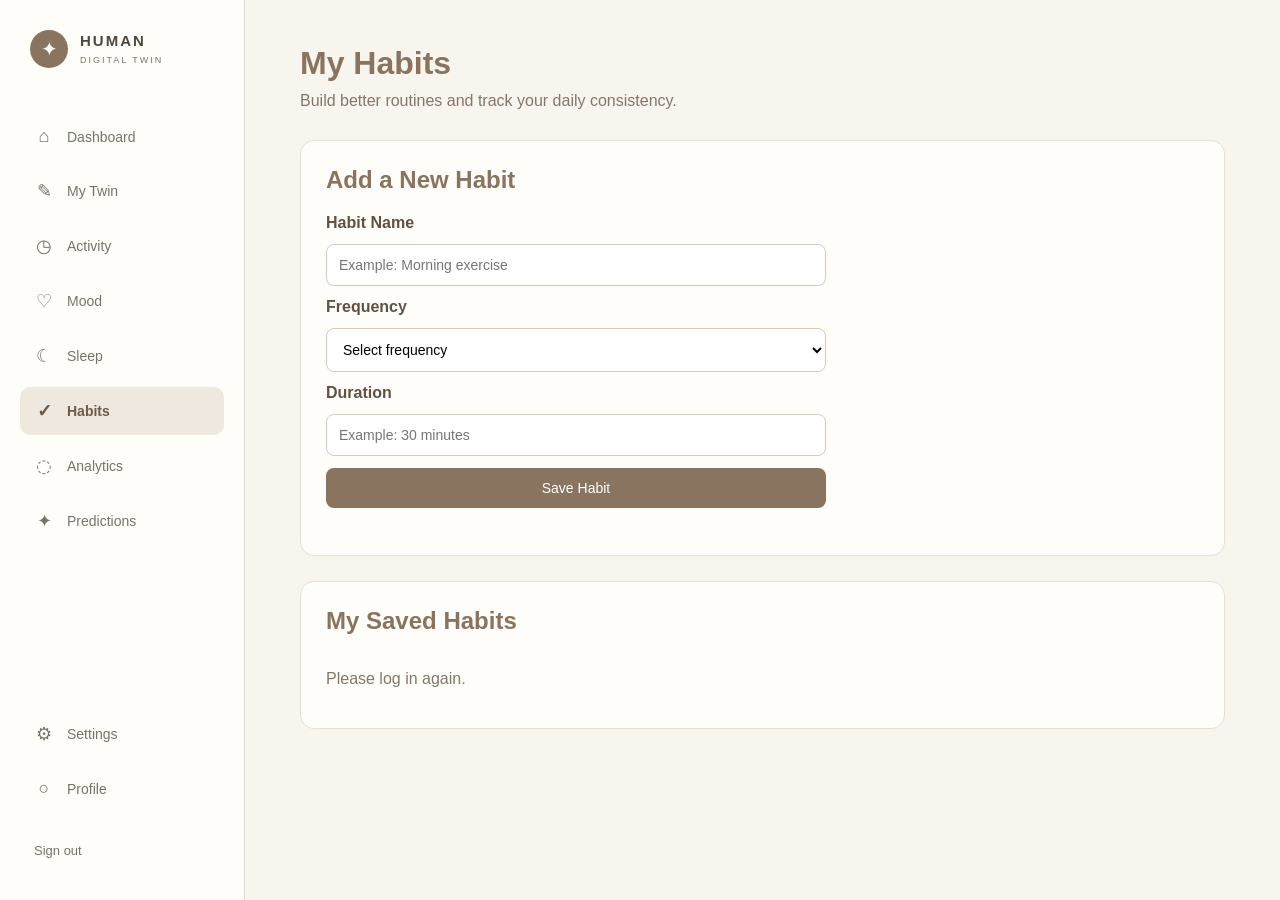
<file: habits.html>
<!DOCTYPE html>
<html lang="en">
<head>
    <meta charset="UTF-8">
    <meta name="viewport" content="width=device-width, initial-scale=1.0">
    <title>Habits | Human Digital Twin</title>

    <style>
        * {
            margin: 0;
            padding: 0;
            box-sizing: border-box;
            font-family: Arial, sans-serif;
        }

        body {
            background: #f8f5ef;
            color: #4f463d;
        }

        .container {
            max-width: 1100px;
            margin: auto;
            padding: 35px 25px;
        }

        .header {
            margin-bottom: 30px;
        }

        .header h1 {
            color: #88745f;
            margin-bottom: 10px;
        }

        .header p {
            color: #82776b;
        }

        .card {
            background: #fffdf9;
            padding: 25px;
            border-radius: 14px;
            border: 1px solid #e8dfd3;
            margin-bottom: 25px;
        }

        .card h2 {
            color: #88745f;
            margin-bottom: 20px;
        }

        #habitForm {
            display: grid;
            gap: 12px;
            max-width: 500px;
        }

        label {
            font-weight: 600;
            color: #5f5144;
        }

        input, select {
            width: 100%;
            padding: 12px;
            border: 1px solid #d8cbbb;
            border-radius: 8px;
            background: white;
            font-size: 14px;
        }

        button {
            padding: 12px 18px;
            background: #88745f;
            color: white;
            border: none;
            border-radius: 8px;
            cursor: pointer;
            font-size: 14px;
        }

        button:hover {
            background: #6f5b48;
        }

        .habit-list {
            display: grid;
            grid-template-columns: repeat(auto-fit, minmax(240px, 1fr));
            gap: 18px;
        }

        .habit-item {
            background: #fffdf9;
            border: 1px solid #e8dfd3;
            padding: 20px;
            border-radius: 12px;
        }

        .habit-item h3 {
            color: #88745f;
            margin-bottom: 12px;
        }

        .habit-item p {
            margin-bottom: 9px;
            font-size: 14px;
        }

        .habit-status {
            font-weight: bold;
            margin: 12px 0;
        }

        .empty-message {
            color: #82776b;
            padding: 15px 0;
        }

        #habitMessage {
            color: #6f5b48;
            margin-top: 10px;
        }

        .back-link {
            display: inline-block;
            margin-bottom: 25px;
            color: #88745f;
            text-decoration: none;
        }

        .sidebar {
            position: fixed;
            left: 0;
            top: 0;
            width: 245px;
            height: 100vh;
            background: #fffdf9;
            border-right: 1px solid #ded9d0;
            padding: 30px 20px;
            display: flex;
            flex-direction: column;
        }

        .logo {
            display: flex;
            align-items: center;
            gap: 12px;
            padding: 0 10px;
            margin-bottom: 45px;
        }

        .logo-mark {
            width: 38px;
            height: 38px;
            border-radius: 50%;
            background: #88745f;
            color: white;
            display: flex;
            align-items: center;
            justify-content: center;
            font-size: 20px;
        }

        .logo h2 {
            font-size: 15px;
            letter-spacing: 2px;
        }

        .logo span {
            font-size: 9px;
            letter-spacing: 2px;
            color: #77736c;
        }

        .navigation {
            display: flex;
            flex-direction: column;
            gap: 7px;
        }

        .nav-link {
            text-decoration: none;
            color: #77736c;
            padding: 13px 14px;
            border-radius: 10px;
            display: flex;
            align-items: center;
            gap: 13px;
            font-size: 14px;
        }

        .nav-link span {
            width: 20px;
            text-align: center;
            font-size: 18px;
        }

        .nav-link:hover,
        .nav-link.active {
            background: #eee8df;
            color: #6d5b49;
        }

        .nav-link.active {
            font-weight: 600;
        }

        .sidebar-bottom {
            margin-top: auto;
            display: flex;
            flex-direction: column;
            gap: 7px;
        }       

        .sign-out {
            margin-top: 12px;
            text-decoration: none;
            color: #77736c;
            font-size: 13px;
            padding: 12px 14px;
        }

        .app-layout {
            min-height: 100vh;
        }

        .container {
            margin-left: 245px;
            max-width: none;
            padding: 45px 55px;
        }

        @media (max-width: 700px) {
            .sidebar {
                width: 75px;
                padding: 25px 10px;
            }

            .logo div:not(.logo-mark) {
                display: none;
            }

            .nav-link {
                font-size: 0;
            }

            .nav-link span {
                font-size: 18px;
            }

            .container {
                margin-left: 75px;
                padding: 30px 20px;
            }
        }
    </style>
</head>

<body>

    <div class="app-layout">

        <aside class="sidebar">

            <div class="logo">
                <div class="logo-mark">✦</div>

                <div>
                    <h2>HUMAN</h2>
                    <span>DIGITAL TWIN</span>
                </div>
            </div>

            <nav class="navigation">

                <a href="index.html" class="nav-link">
                    <span>⌂</span>
                    Dashboard
                </a>

                <a href="my-twin.html" class="nav-link">
                    <span>✎</span>
                    My Twin
                </a>

                <a href="activity.html" class="nav-link">
                    <span>◷</span>
                    Activity
                </a>

                <a href="mood.html" class="nav-link">
                    <span>♡</span>
                    Mood
                </a>

                <a href="sleep.html" class="nav-link"><span>☾</span>Sleep</a>

                <a href="habits.html" class="nav-link active">
                    <span>✓</span>
                    Habits
                </a>

                <a href="analytics.html" class="nav-link">
                    <span>◌</span>
                    Analytics
                </a>

                <a href="predictions.html" class="nav-link">
                    <span>✦</span>
                    Predictions
                </a>

            </nav>

            <div class="sidebar-bottom">

                <a href="settings.html" class="nav-link">
                    <span>⚙</span>
                    Settings
                </a>

                <a href="profile.html" class="nav-link">
                    <span>○</span>
                    Profile
                </a>

                <a href="login.html" class="sign-out">
                    Sign out
                </a>

            </div>

        </aside>

        <main class="container">


        <div class="header">
            <h1>My Habits</h1>
            <p>Build better routines and track your daily consistency.</p>
        </div>

        <section class="card">
            <h2>Add a New Habit</h2>

            <form id="habitForm">

                <label for="habitName">Habit Name</label>
                <input type="text" id="habitName"
                       placeholder="Example: Morning exercise" required>

                <label for="habitFrequency">Frequency</label>
                <select id="habitFrequency" required>
                    <option value="">Select frequency</option>
                    <option value="Daily">Daily</option>
                    <option value="Weekly">Weekly</option>
                    <option value="Monthly">Monthly</option>
                </select>

                <label for="habitDuration">Duration</label>
                <input type="text" id="habitDuration"
                       placeholder="Example: 30 minutes" required>

                <button type="submit">Save Habit</button>

                <p id="habitMessage"></p>

            </form>
        </section>

        <section class="card">
            <h2>My Saved Habits</h2>
            <div id="habitList" class="habit-list">
                <p class="empty-message">Loading habits...</p>
            </div>
        </section>

    </main>

    <script>
        const userId = localStorage.getItem("userId");

        async function loadHabits() {
            const habitList = document.getElementById("habitList");

            if (!userId) {
                habitList.innerHTML =
                    '<p class="empty-message">Please log in again.</p>';
                return;
            }

            try {
                const response = await fetch(
                    `http://localhost:8080/api/habits/user/${userId}`
                );

                if (!response.ok) {
                    throw new Error("Unable to load habits.");
                }

                const habits = await response.json();

                if (habits.length === 0) {
                    habitList.innerHTML =
                        '<p class="empty-message">No habits added yet. Start by adding your first habit!</p>';
                    return;
                }

                habitList.innerHTML = "";

                habits.forEach(habit => {
                    const completed =
                        habit.status?.toLowerCase() === "completed";

                    const item = document.createElement("div");
                    item.className = "habit-item";

                    const heading = document.createElement("h3");
                    heading.textContent = habit.habitName || "Untitled habit";

                    const frequency = document.createElement("p");
                    frequency.textContent = "Frequency: " + (habit.frequency || "-");

                    const duration = document.createElement("p");
                    duration.textContent = "Duration: " + (habit.duration || "-");

                    const status = document.createElement("p");
                    status.className = "habit-status";
                    status.textContent = "Status: " + (habit.status || "Active");

                    const button = document.createElement("button");
                    button.textContent = completed
                        ? "Mark as Active"
                        : "Mark as Completed";

                    button.addEventListener("click", () => {
                        updateHabit(habit, completed);
                    });

                    item.append(heading, frequency, duration, status, button);
                    habitList.appendChild(item);
                });

            } catch (error) {
                habitList.innerHTML =
                    '<p class="empty-message">Unable to load habits. Please check your backend.</p>';
                console.error(error);
            }
        }

        document.getElementById("habitForm").addEventListener(
            "submit",
            async function(event) {
                event.preventDefault();

                const message = document.getElementById("habitMessage");
                message.textContent = "Saving habit...";

                const habit = {
                    habitName: document.getElementById("habitName").value,
                    frequency: document.getElementById("habitFrequency").value,
                    duration: document.getElementById("habitDuration").value,
                    status: "Active",
                    user: {
                        id: Number(userId)
                    }
                };

                try {
                    const response = await fetch(
                        "http://localhost:8080/api/habits",
                        {
                            method: "POST",
                            headers: {
                                "Content-Type": "application/json"
                            },
                            body: JSON.stringify(habit)
                        }
                    );

                    if (!response.ok) {
                        throw new Error("Could not save habit.");
                    }

                    message.textContent = "Habit saved successfully!";
                    document.getElementById("habitForm").reset();

                    await loadHabits();

                } catch (error) {
                    message.textContent =
                        "Unable to save habit. Please try again.";
                    console.error(error);
                }
            }
        );

        async function updateHabit(habit, completed) {
            const updatedHabit = {
                id: habit.id,
                habitName: habit.habitName,
                frequency: habit.frequency,
                duration: habit.duration,
                status: completed ? "Active" : "Completed",
                user: {
                    id: Number(userId)
                }
            };

            try {
                const response = await fetch(
                    "http://localhost:8080/api/habits",
                    {
                        method: "POST",
                        headers: {
                            "Content-Type": "application/json"
                        },
                        body: JSON.stringify(updatedHabit)
                    }
                );

                if (!response.ok) {
                    throw new Error("Could not update habit.");
                }

                await loadHabits();

            } catch (error) {
                alert("Unable to update habit.");
                console.error(error);
            }
        }

        loadHabits();
    </script>

</body>
</html>
</file>
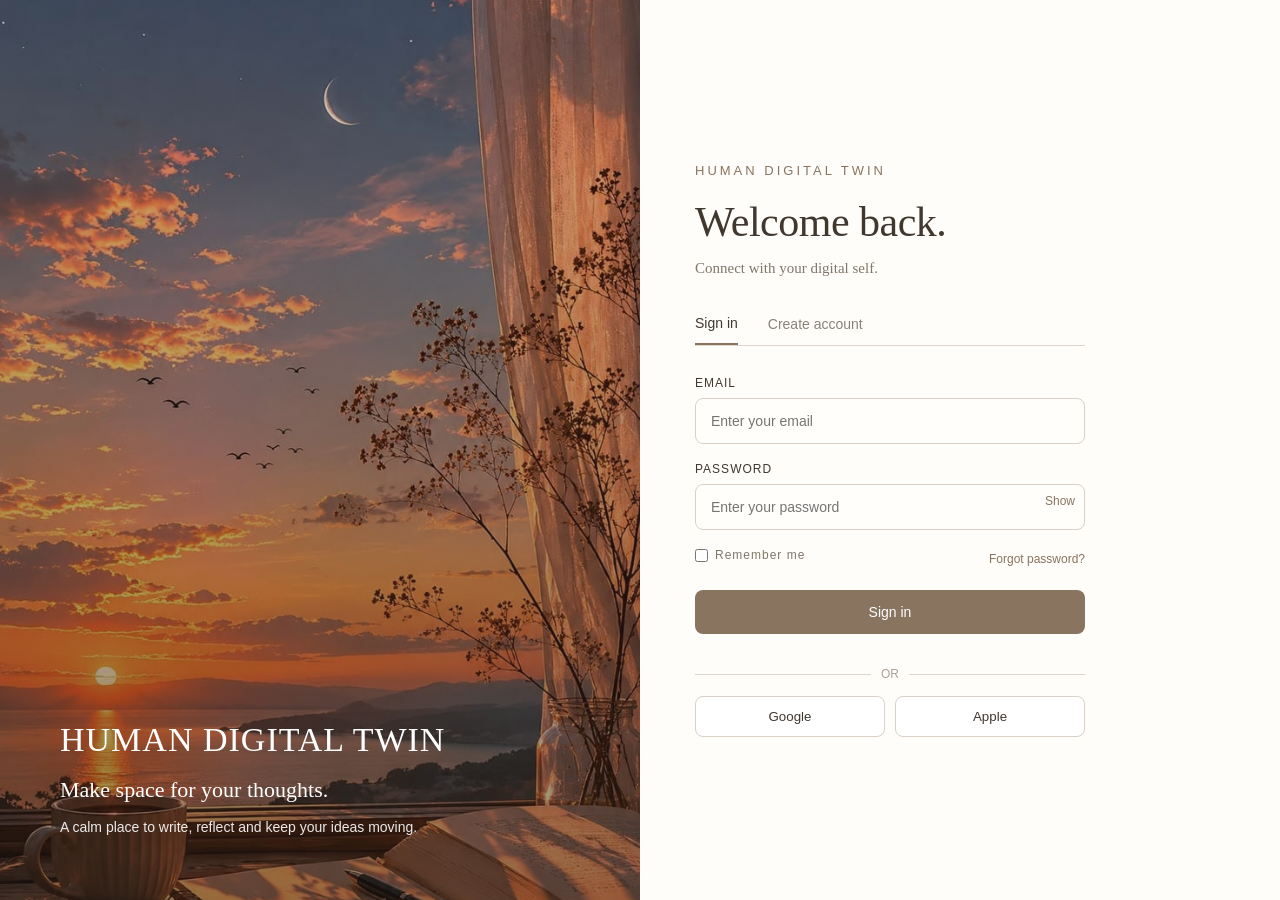
<file: login.html>
<!DOCTYPE html>
<html lang="en">
<head>
  <meta charset="UTF-8">
  <meta name="viewport" content="width=device-width, initial-scale=1.0">

  <title>Human Digital Twin</title>

  <style>
    :root {
      --cream: #f8f5ef;
      --white: #fffdf9;
      --brown: #88745f;
      --dark: #40372f;
      --light-brown: #cbbca9;
      --error: #b44b4b;
    }

    * {
      box-sizing: border-box;
      margin: 0;
      padding: 0;
    }

    body {
      min-height: 100vh;
      background: var(--cream);
      display: flex;
      justify-content: center;
      align-items: center;
      font-family: Arial, sans-serif;
    }

    .container {
      width: 100%;
      height: 100vh;
      background: var(--white);
      display: grid;
      grid-template-columns: 1fr 1fr;
      overflow: hidden;
    }

    .image-section {
      width: 100%;
      height: 100vh;
      position: relative;
      background: var(--cream);
      display: flex;
      align-items: center;
      justify-content: center;
      overflow: hidden;
    }

    .image-section img {
      width: 100%;
      height: 100%;
      object-fit: cover;
    }

    .image-overlay {
      position: absolute;
      inset: 0;
      background: linear-gradient(
        to bottom,
        rgba(40, 32, 25, 0.18),
        rgba(40, 32, 25, 0.48)
      );
      display: flex;
      align-items: flex-end;
      padding: 60px;
    }

    .image-text {
      color: white;
      max-width: 430px;
    }

    .image-text h2 {
      font-family: Georgia, "Times New Roman", serif;
      font-size: 34px;
      font-weight: normal;
      letter-spacing: 1px;
      margin-bottom: 16px;
    }

    .image-text .tagline {
      font-family: Georgia, "Times New Roman", serif;
      font-size: 22px;
      line-height: 1.4;
      margin-bottom: 10px;
    }

    .image-text p {
      font-family: Arial, sans-serif;
      font-size: 14px;
      line-height: 1.7;
      color: rgba(255, 255, 255, 0.9);
      max-width: 360px;
    }

    .form-section {
      width: 100%;
      height: 100vh;
      padding: 35px 55px;
      display: flex;
      flex-direction: column;
      justify-content: center;
    }

    .logo {
      color: var(--brown);
      font-family: Arial, sans-serif;
      font-size: 13px;
      letter-spacing: 3px;
      margin-bottom: 20px;
    }

    h1 {
      color: var(--dark);
      font-family: Georgia, "Times New Roman", serif;
      font-size: 42px;
      font-weight: normal;
      letter-spacing: -0.5px;
      margin-bottom: 10px;
    }

    .subtitle {
      color: #81766a;
      font-family: Georgia, "Times New Roman", serif;
      font-size: 15px;
      line-height: 1.6;
      margin-bottom: 35px;
    }

    .tabs {
      display: flex;
      gap: 30px;
      margin-bottom: 30px;
      border-bottom: 1px solid #ddd5cb;
      width: min(100%, 390px);
    }

    .tab {
      border: none;
      background: none;
      padding-bottom: 12px;
      cursor: pointer;
      font-family: Arial, sans-serif;
      font-size: 14px;
      color: #8b8177;
    }

    .tab.active {
      color: var(--dark);
      border-bottom: 2px solid var(--brown);
    }

    .form {
      display: none;
      width: min(100%, 390px);
    }

    .form.active {
      display: block;
    }

    label {
      display: block;
      font-family: Arial, sans-serif;
      font-size: 12px;
      letter-spacing: 1px;
      color: var(--dark);
      margin-bottom: 8px;
    }

    input {
      width: 100%;
      padding: 14px 15px;
      border: 1px solid #d9d0c6;
      border-radius: 8px;
      outline: none;
      background: #fffefa;
      color: var(--dark);
      margin-bottom: 18px;
      font-family: Arial, sans-serif;
      font-size: 14px;
    }

    input:focus {
      border-color: var(--brown);
    }

    .password-row {
      position: relative;
      display: flex;
      align-items: center;
    }

    .password-row input {
      padding-right: 70px;
    }

    .show-password {
      position: absolute;
      right: 10px;
      top: 10px;
      border: none;
      background: none;
      color: var(--brown);
      cursor: pointer;
      font-family: Arial, sans-serif;
      font-size: 12px;
    }

    .remember-row {
      display: flex;
      align-items: center;
      justify-content: space-between;
      margin-bottom: 20px;
    }

    .remember {
      display: flex;
      align-items: center;
      gap: 7px;
      font-family: Arial, sans-serif;
      font-size: 12px;
      color: #81766a;
    }

    .remember input {
      width: auto;
      margin: 0;
    }

    .forgot {
      color: var(--brown);
      text-decoration: none;
      font-family: Arial, sans-serif;
      font-size: 12px;
    }

    .main-button {
      width: 100%;
      padding: 14px;
      border: none;
      border-radius: 8px;
      background: var(--brown);
      color: white;
      cursor: pointer;
      font-family: Arial, sans-serif;
      font-size: 14px;
      margin-bottom: 18px;
    }

    .main-button:hover {
      opacity: 0.9;
    }

    .divider {
      display: flex;
      align-items: center;
      gap: 10px;
      color: #aaa097;
      font-family: Arial, sans-serif;
      font-size: 12px;
      margin: 15px 0;
      width: min(100%, 390px);
    }

    .divider::before,
    .divider::after {
      content: "";
      height: 1px;
      background: #ddd5cb;
      flex: 1;
    }

    .social-buttons {
      display: flex;
      gap: 10px;
      width: min(100%, 390px);
    }

    .social-button {
      flex: 1;
      padding: 12px;
      border: 1px solid #d9d0c6;
      background: white;
      border-radius: 8px;
      cursor: pointer;
      color: var(--dark);
      font-family: Arial, sans-serif;
    }

    .message {
      font-family: Arial, sans-serif;
      font-size: 13px;
      margin-top: 10px;
      color: #557a5b;
    }

    .message.error {
      color: var(--error);
    }

    @media (max-width: 850px) {
      .container {
        display: block;
        height: auto;
      }

      .image-section {
        height: 42vh;
        min-height: 280px;
      }

      .form-section {
        height: auto;
        min-height: 58vh;
        padding: 35px 24px 50px;
      }

      .image-overlay {
        padding: 35px;
      }
    }

    @media (max-width: 480px) {
      .image-section {
        min-height: 250px;
      }

      .image-text h2 {
        font-size: 28px;
      }

      .image-text .tagline {
        font-size: 18px;
      }

      h1 {
        font-size: 36px;
      }
    }
  </style>
</head>

<body>

  <div class="container">

    <div class="image-section">

      <img
        src="pages/images/writing.jpeg"
        alt="Writing"
      >

      <div class="image-overlay">

        <div class="image-text">

          <h2>
            HUMAN DIGITAL TWIN
          </h2>

          <div class="tagline">
            Make space for your thoughts.
          </div>

          <p>
            A calm place to write, reflect and keep your ideas moving.
          </p>

        </div>

      </div>

    </div>

    <div class="form-section">

      <div class="logo">
        HUMAN DIGITAL TWIN
      </div>

      <h1>Welcome back.</h1>

      <p class="subtitle">
        Connect with your digital self.
      </p>

      <div class="tabs">

        <button
          type="button"
          class="tab active"
          id="loginTab"
        >
          Sign in
        </button>

        <button
          type="button"
          class="tab"
          id="registerTab"
        >
          Create account
        </button>

      </div>


      <!-- LOGIN FORM -->

      <form
        id="loginForm"
        class="form active"
      >

        <label for="loginEmail">
          EMAIL
        </label>

        <input
          id="loginEmail"
          type="email"
          placeholder="Enter your email"
          required
        >


        <label for="loginPassword">
          PASSWORD
        </label>

        <div class="password-row">

          <input
            id="loginPassword"
            type="password"
            placeholder="Enter your password"
            required
          >

          <button
            type="button"
            class="show-password"
            data-target="loginPassword"
          >
            Show
          </button>

        </div>


        <div class="remember-row">

          <label class="remember">

            <input
              type="checkbox"
              id="rememberMe"
            >

            Remember me

          </label>

          <a
            href="#"
            class="forgot"
          >
            Forgot password?
          </a>

        </div>


        <button
          type="submit"
          class="main-button"
        >
          Sign in
        </button>


        <div
          id="loginMessage"
          class="message"
        ></div>


        <div class="divider">
          OR
        </div>


        <div class="social-buttons">

          <button
            type="button"
            class="social-button"
          >
            Google
          </button>

          <button
            type="button"
            class="social-button"
          >
            Apple
          </button>

        </div>

      </form>


      <!-- REGISTER FORM -->

      <form
        id="registerForm"
        class="form"
      >

        <label for="registerName">
          NAME
        </label>

        <input
          id="registerName"
          type="text"
          placeholder="Enter your name"
          required
        >


        <label for="registerEmail">
          EMAIL
        </label>

        <input
          id="registerEmail"
          type="email"
          placeholder="Enter your email"
          required
        >


        <label for="registerPassword">
          PASSWORD
        </label>

        <div class="password-row">

          <input
            id="registerPassword"
            type="password"
            placeholder="Create a password"
            minlength="6"
            required
          >

          <button
            type="button"
            class="show-password"
            data-target="registerPassword"
          >
            Show
          </button>

        </div>


        <label for="confirmPassword">
          CONFIRM PASSWORD
        </label>

        <div class="password-row">

          <input
            id="confirmPassword"
            type="password"
            placeholder="Confirm your password"
            minlength="6"
            required
          >

          <button
            type="button"
            class="show-password"
            data-target="confirmPassword"
          >
            Show
          </button>

        </div>


        <button
          type="submit"
          class="main-button"
        >
          Create account
        </button>


        <div
          id="registerMessage"
          class="message"
        ></div>

      </form>

    </div>

  </div>


  <script>

    /* TAB SWITCHING */

    const loginTab =
      document.getElementById("loginTab");

    const registerTab =
      document.getElementById("registerTab");

    const loginForm =
      document.getElementById("loginForm");

    const registerForm =
      document.getElementById("registerForm");


    loginTab.addEventListener(
      "click",
      () => {

        loginTab.classList.add("active");

        registerTab.classList.remove("active");

        loginForm.classList.add("active");

        registerForm.classList.remove("active");

      }
    );


    registerTab.addEventListener(
      "click",
      () => {

        registerTab.classList.add("active");

        loginTab.classList.remove("active");

        registerForm.classList.add("active");

        loginForm.classList.remove("active");

      }
    );


    /* SHOW / HIDE PASSWORD */

    document
      .querySelectorAll(".show-password")
      .forEach(
        (button) => {

          button.addEventListener(
            "click",
            () => {

              const target =
                document.getElementById(
                  button.dataset.target
                );

              if (
                target.type === "password"
              ) {

                target.type = "text";

                button.textContent = "Hide";

              } else {

                target.type = "password";

                button.textContent = "Show";

              }

            }
          );

        }
      );


    /* LOGIN */

    loginForm.addEventListener(
      "submit",
      async (event) => {

        event.preventDefault();


        const email =
          document
            .getElementById("loginEmail")
            .value
            .trim();


        const password =
          document
            .getElementById("loginPassword")
            .value;


        const message =
          document.getElementById(
            "loginMessage"
          );


        try {

          const response =
            await fetch(
              "http://localhost:8080/api/users/login",
              {
                method: "POST",

                headers: {
                  "Content-Type":
                    "application/json"
                },

                body: JSON.stringify({
                  email: email,
                  password: password
                })
              }
            );


          if (response.ok) {

            const user =
              await response.json();


            if (!user) {

              message.className =
                "message error";

              message.textContent =
                "Invalid email or password.";

              return;
            }


           localStorage.setItem(
              "userId",
              user.id
            );

            localStorage.setItem(
              "userEmail",
              user.email
            );

            localStorage.setItem(
              "userName",
              user.name
            );


            window.location.href =
              "index.html";

          } else {

            message.className =
              "message error";

            message.textContent =
              "Invalid email or password.";

          }

        } catch (error) {

          console.error(
            "Login error:",
            error
          );

          message.className =
            "message error";

          message.textContent =
            "Backend connection failed.";

        }

      }
    );


    /* REGISTER */

    registerForm.addEventListener(
      "submit",
      async (event) => {

        event.preventDefault();


        const name =
          document
            .getElementById("registerName")
            .value
            .trim();


        const email =
          document
            .getElementById("registerEmail")
            .value
            .trim();


        const password =
          document
            .getElementById("registerPassword")
            .value;


        const confirmPassword =
          document
            .getElementById("confirmPassword")
            .value;


        const message =
          document.getElementById(
            "registerMessage"
          );


        message.textContent = "";


        if (
          password.length < 6
        ) {

          message.className =
            "message error";

          message.textContent =
            "Password must be at least 6 characters.";

          return;

        }


        if (
          password !== confirmPassword
        ) {

          message.className =
            "message error";

          message.textContent =
            "Passwords do not match.";

          return;

        }


        const userData = {

          name: name,

          email: email,

          password: password

        };


        console.log(
          "Registration data:",
          {
            name: name,
            email: email,
            passwordLength:
              password.length
          }
        );


        try {

          const response =
            await fetch(
              "http://localhost:8080/api/users",
              {

                method: "POST",

                headers: {
                  "Content-Type":
                    "application/json"
                },

                body:
                  JSON.stringify(
                    userData
                  )

              }
            );


          const responseText =
            await response.text();


          console.log(
            "Registration status:",
            response.status
          );


          console.log(
            "Backend response:",
            responseText
          );


          if (response.ok) {

            message.className =
              "message";

            message.textContent =
              "Account created successfully.";

            registerForm.reset();

          } else {

            message.className =
              "message error";


            try {

              const errorData =
                JSON.parse(
                  responseText
                );


              message.textContent =
                errorData.message ||
                "Could not create account.";

            } catch {

              message.textContent =
                responseText ||
                "Could not create account.";

            }

          }

        } catch (error) {

          console.error(
            "Registration error:",
            error
          );


          message.className =
            "message error";


          message.textContent =
            "Backend connection failed.";

        }

      }
    );

  </script>

</body>
</html>
</file>
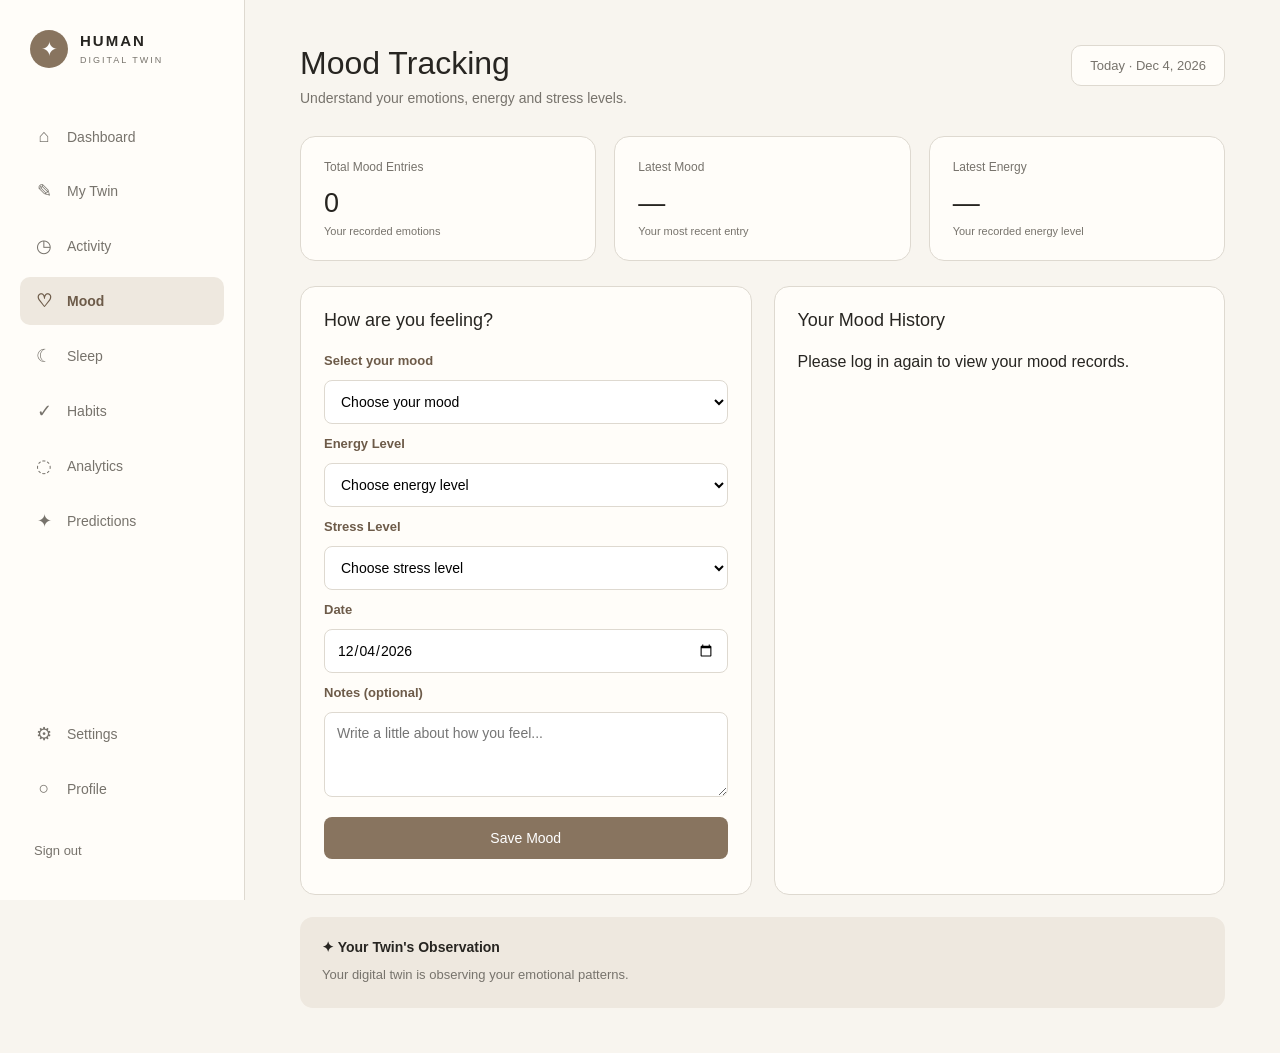
<file: mood.html>
<!DOCTYPE html>
<html lang="en">
<head>
    <meta charset="UTF-8">
    <meta name="viewport" content="width=device-width, initial-scale=1.0">
    <title>Mood Tracking | Human Digital Twin</title>

    <style>
        :root {
            --cream: #f8f5ef;
            --paper: #fffdf9;
            --ink: #272521;
            --muted: #77736c;
            --line: #ded9d0;
            --accent: #88745f;
            --accent-dark: #6d5b49;
            --soft: #eee8df;
        }

        * {
            margin: 0;
            padding: 0;
            box-sizing: border-box;
        }

        body {
            font-family: Arial, Helvetica, sans-serif;
            background: var(--cream);
            color: var(--ink);
            min-height: 100vh;
        }

        .sidebar {
            position: fixed;
            left: 0;
            top: 0;
            width: 245px;
            height: 100vh;
            background: var(--paper);
            border-right: 1px solid var(--line);
            padding: 30px 20px;
            display: flex;
            flex-direction: column;
        }

        .logo {
            display: flex;
            align-items: center;
            gap: 12px;
            padding: 0 10px;
            margin-bottom: 45px;
        }

        .logo-mark {
            width: 38px;
            height: 38px;
            border-radius: 50%;
            background: var(--accent);
            color: white;
            display: flex;
            align-items: center;
            justify-content: center;
            font-size: 20px;
        }

        .logo h2 {
            font-size: 15px;
            letter-spacing: 2px;
        }

        .logo span {
            font-size: 9px;
            letter-spacing: 2px;
            color: var(--muted);
        }

        .navigation,
        .sidebar-bottom {
            display: flex;
            flex-direction: column;
            gap: 7px;
        }

        .nav-link {
            text-decoration: none;
            color: var(--muted);
            padding: 13px 14px;
            border-radius: 10px;
            display: flex;
            align-items: center;
            gap: 13px;
            font-size: 14px;
        }

        .nav-link span {
            width: 20px;
            text-align: center;
            font-size: 18px;
        }

        .nav-link:hover,
        .nav-link.active {
            background: var(--soft);
            color: var(--accent-dark);
        }

        .nav-link.active {
            font-weight: 600;
        }

        .sidebar-bottom {
            margin-top: auto;
        }

        .sign-out {
            margin-top: 12px;
            text-decoration: none;
            color: var(--muted);
            font-size: 13px;
            padding: 12px 14px;
        }

        .main {
            margin-left: 245px;
            padding: 45px 55px;
            min-height: 100vh;
        }

        .page-header {
            display: flex;
            justify-content: space-between;
            align-items: flex-start;
            margin-bottom: 30px;
        }

        .page-header h1 {
            font-size: 32px;
            font-weight: 500;
            margin-bottom: 8px;
        }

        .page-header p {
            color: var(--muted);
            font-size: 14px;
        }

        .date-box {
            background: var(--paper);
            border: 1px solid var(--line);
            padding: 12px 18px;
            border-radius: 10px;
            font-size: 13px;
            color: var(--muted);
        }

        .summary-grid {
            display: grid;
            grid-template-columns: repeat(3, 1fr);
            gap: 18px;
            margin-bottom: 25px;
        }

        .summary-card,
        .card {
            background: var(--paper);
            border: 1px solid var(--line);
            border-radius: 15px;
            padding: 23px;
        }

        .summary-title {
            font-size: 12px;
            color: var(--muted);
            margin-bottom: 14px;
        }

        .summary-value {
            font-size: 27px;
            font-weight: 500;
        }

        .summary-description {
            font-size: 11px;
            color: var(--muted);
            margin-top: 6px;
        }

        .content-grid {
            display: grid;
            grid-template-columns: 1fr 1fr;
            gap: 22px;
        }

        .card h2 {
            font-size: 18px;
            font-weight: 500;
            margin-bottom: 22px;
        }

        #moodForm {
            display: grid;
            gap: 12px;
        }

        #moodForm label {
            font-size: 13px;
            font-weight: 600;
            color: var(--accent-dark);
        }

        #moodForm input,
        #moodForm select,
        #moodForm textarea {
            width: 100%;
            padding: 12px;
            border: 1px solid var(--line);
            border-radius: 8px;
            background: white;
            font-family: inherit;
            font-size: 14px;
        }

        #moodForm textarea {
            resize: vertical;
            min-height: 85px;
        }

        #moodForm button {
            padding: 13px;
            background: var(--accent);
            color: white;
            border: none;
            border-radius: 8px;
            cursor: pointer;
            font-size: 14px;
            margin-top: 8px;
        }

        #moodForm button:hover {
            background: var(--accent-dark);
        }

        #moodFormMessage {
            font-size: 13px;
            color: var(--accent-dark);
        }

        .mood-history {
            display: flex;
            flex-direction: column;
        }

        .mood-item {
            padding: 16px 0;
            border-bottom: 1px solid var(--line);
        }

        .mood-item:last-child {
            border-bottom: none;
        }

        .mood-item h3 {
            font-size: 14px;
            margin-bottom: 7px;
            text-transform: capitalize;
        }

        .mood-item p {
            font-size: 12px;
            color: var(--muted);
            line-height: 1.7;
        }

        .insight-card {
            margin-top: 22px;
            background: var(--soft);
            border-radius: 13px;
            padding: 22px;
        }

        .insight-card h3 {
            font-size: 14px;
            margin-bottom: 9px;
        }

        .insight-card p {
            font-size: 13px;
            color: var(--muted);
            line-height: 1.7;
        }

        @media (max-width: 1000px) {
            .content-grid {
                grid-template-columns: 1fr;
            }
        }

        @media (max-width: 700px) {
            .sidebar {
                width: 75px;
                padding: 25px 10px;
            }

            .logo div:not(.logo-mark) {
                display: none;
            }

            .nav-link {
                font-size: 0;
            }

            .nav-link span {
                font-size: 18px;
            }

            .main {
                margin-left: 75px;
                padding: 30px 20px;
            }

            .summary-grid {
                grid-template-columns: 1fr;
            }

            .page-header {
                flex-direction: column;
                gap: 15px;
            }
        }
    </style>
</head>

<body>

    <aside class="sidebar">

        <div class="logo">
            <div class="logo-mark">✦</div>
            <div>
                <h2>HUMAN</h2>
                <span>DIGITAL TWIN</span>
            </div>
        </div>

        <nav class="navigation">
            <a href="index.html" class="nav-link"><span>⌂</span>Dashboard</a>
            <a href="my-twin.html" class="nav-link"><span>✎</span>My Twin</a>
            <a href="activity.html" class="nav-link"><span>◷</span>Activity</a>
            <a href="mood.html" class="nav-link active"><span>♡</span>Mood</a>
            <a href="sleep.html" class="nav-link"><span>☾</span>Sleep</a>
            <a href="habits.html" class="nav-link"><span>✓</span>Habits</a>
            <a href="analytics.html" class="nav-link"><span>◌</span>Analytics</a>
            <a href="predictions.html" class="nav-link"><span>✦</span>Predictions</a>
        </nav>

        <div class="sidebar-bottom">
            <a href="settings.html" class="nav-link"><span>⚙</span>Settings</a>
            <a href="profile.html" class="nav-link"><span>○</span>Profile</a>
            <a href="login.html" class="sign-out">Sign out</a>
        </div>

    </aside>

    <main class="main">

        <div class="page-header">
            <div>
                <h1>Mood Tracking</h1>
                <p>Understand your emotions, energy and stress levels.</p>
            </div>

            <div class="date-box" id="todayDate"></div>
        </div>

        <section class="summary-grid">

            <div class="summary-card">
                <p class="summary-title">Total Mood Entries</p>
                <div class="summary-value" id="totalMoods">0</div>
                <p class="summary-description">Your recorded emotions</p>
            </div>

            <div class="summary-card">
                <p class="summary-title">Latest Mood</p>
                <div class="summary-value" id="latestMood">—</div>
                <p class="summary-description">Your most recent entry</p>
            </div>

            <div class="summary-card">
                <p class="summary-title">Latest Energy</p>
                <div class="summary-value" id="latestEnergy">—</div>
                <p class="summary-description">Your recorded energy level</p>
            </div>

        </section>

        <section class="content-grid">

            <div class="card">
                <h2>How are you feeling?</h2>

                <form id="moodForm">

                    <label for="mood">Select your mood</label>
                    <select id="mood" required>
                        <option value="">Choose your mood</option>
                        <option value="Happy">Happy</option>
                        <option value="Excited">Excited</option>
                        <option value="Calm">Calm</option>
                        <option value="Neutral">Neutral</option>
                        <option value="Sad">Sad</option>
                        <option value="Anxious">Anxious</option>
                        <option value="Stressed">Stressed</option>
                        <option value="Tired">Tired</option>
                    </select>

                    <label for="energyLevel">Energy Level</label>
                    <select id="energyLevel" required>
                        <option value="">Choose energy level</option>
                        <option value="High">High</option>
                        <option value="Medium">Medium</option>
                        <option value="Low">Low</option>
                    </select>

                    <label for="stressLevel">Stress Level</label>
                    <select id="stressLevel" required>
                        <option value="">Choose stress level</option>
                        <option value="Low">Low</option>
                        <option value="Medium">Medium</option>
                        <option value="High">High</option>
                    </select>

                    <label for="moodDate">Date</label>
                    <input type="date" id="moodDate" required>

                    <label for="notes">Notes (optional)</label>
                    <textarea id="notes" placeholder="Write a little about how you feel..."></textarea>

                    <button type="submit">Save Mood</button>

                    <p id="moodFormMessage"></p>

                </form>
            </div>

            <div class="card">
                <h2>Your Mood History</h2>

                <div class="mood-history" id="moodHistory">
                    <p>Loading your mood records...</p>
                </div>
            </div>

        </section>

        <div class="insight-card">
            <h3>✦ Your Twin's Observation</h3>
            <p id="moodInsight">
                Your digital twin is observing your emotional patterns.
            </p>
        </div>

    </main>

    <script>

        let moods = [];

        function getLocalDate() {
            const today = new Date();
            const year = today.getFullYear();
            const month = String(today.getMonth() + 1).padStart(2, "0");
            const day = String(today.getDate()).padStart(2, "0");

            return `${year}-${month}-${day}`;
        }

        function formatDate(value) {
            if (!value) return "—";

            const parts = value.split("-");

            if (parts.length !== 3) return value;

            return new Date(
                Number(parts[0]),
                Number(parts[1]) - 1,
                Number(parts[2])
            ).toLocaleDateString("en-US", {
                month: "short",
                day: "numeric",
                year: "numeric"
            });
        }

        async function loadMoods() {

            const userId = localStorage.getItem("userId");

            if (!userId) {
                document.getElementById("moodHistory").textContent =
                    "Please log in again to view your mood records.";
                return;
            }

            try {
                const response = await fetch(
                    `http://localhost:8080/api/moods/user/${userId}`
                );

                if (!response.ok) {
                    throw new Error("Could not load mood records.");
                }

                moods = await response.json();

                updateMoodPage();

            } catch (error) {
                console.error("Mood loading error:", error);

                document.getElementById("moodHistory").textContent =
                    "Unable to load mood records. Please try again.";
            }
        }

        function updateMoodPage() {
            updateSummary();
            updateMoodHistory();
            updateMoodInsight();
        }

        function updateSummary() {

            document.getElementById("totalMoods").textContent =
                moods.length;

            if (moods.length === 0) {
                document.getElementById("latestMood").textContent = "—";
                document.getElementById("latestEnergy").textContent = "—";
                return;
            }

            const latest = [...moods].sort((a, b) =>
                String(b.date || "").localeCompare(String(a.date || ""))
            )[0];

            document.getElementById("latestMood").textContent =
                latest.mood || "—";

            document.getElementById("latestEnergy").textContent =
                latest.energyLevel || "—";
        }

        function updateMoodHistory() {

            const history = document.getElementById("moodHistory");
            history.innerHTML = "";

            if (moods.length === 0) {
                history.textContent =
                    "No mood records yet. Add your first mood entry.";
                return;
            }

            const sorted = [...moods].sort((a, b) =>
                String(b.date || "").localeCompare(String(a.date || ""))
            );

            sorted.forEach(item => {

                const card = document.createElement("div");
                card.className = "mood-item";

                const heading = document.createElement("h3");
                heading.textContent = "♡ " + (item.mood || "Mood");

                const details = document.createElement("p");
                details.textContent =
                    "Energy: " + (item.energyLevel || "—") +
                    " · Stress: " + (item.stressLevel || "—") +
                    " · " + formatDate(item.date);

                const notes = document.createElement("p");
                notes.textContent = item.notes || "No notes added.";

                card.appendChild(heading);
                card.appendChild(details);
                card.appendChild(notes);

                history.appendChild(card);
            });
        }

        function updateMoodInsight() {

            const insight = document.getElementById("moodInsight");

            if (moods.length === 0) {
                insight.textContent =
                    "No mood entries have been recorded yet. Start tracking your emotions to help your digital twin understand your patterns.";
                return;
            }

            const latest = [...moods].sort((a, b) =>
                String(b.date || "").localeCompare(String(a.date || ""))
            )[0];

            insight.textContent =
                "Your latest recorded mood is " +
                (latest.mood || "not specified") +
                ", with " +
                (latest.energyLevel || "unrecorded") +
                " energy and " +
                (latest.stressLevel || "unrecorded") +
                " stress. Continue recording your moods to help your digital twin identify emotional patterns over time.";
        }

        document.getElementById("todayDate").textContent =
            "Today · " + formatDate(getLocalDate());

        document.getElementById("moodDate").value =
            getLocalDate();

        document.getElementById("moodForm").addEventListener(
            "submit",
            async function(event) {

                event.preventDefault();

                const userId = localStorage.getItem("userId");
                const message = document.getElementById("moodFormMessage");

                if (!userId) {
                    message.textContent = "Please log in again.";
                    return;
                }

                const mood = {
                    mood: document.getElementById("mood").value,
                    energyLevel: document.getElementById("energyLevel").value,
                    stressLevel: document.getElementById("stressLevel").value,
                    date: document.getElementById("moodDate").value,
                    notes: document.getElementById("notes").value,
                    user: {
                        id: Number(userId)
                    }
                };

                message.textContent = "Saving mood...";

                try {
                    const response = await fetch(
                        "http://localhost:8080/api/moods",
                        {
                            method: "POST",
                            headers: {
                                "Content-Type": "application/json"
                            },
                            body: JSON.stringify(mood)
                        }
                    );

                    if (!response.ok) {
                        throw new Error("Could not save mood.");
                    }

                    message.textContent =
                        "Mood saved successfully!";

                    document.getElementById("moodForm").reset();
                    document.getElementById("moodDate").value =
                        getLocalDate();

                    await loadMoods();

                } catch (error) {
                    console.error("Mood saving error:", error);

                    message.textContent =
                        "Unable to save mood. Please try again.";
                }
            }
        );

        window.addEventListener("load", loadMoods);

    </script>

</body>
</html>
</file>
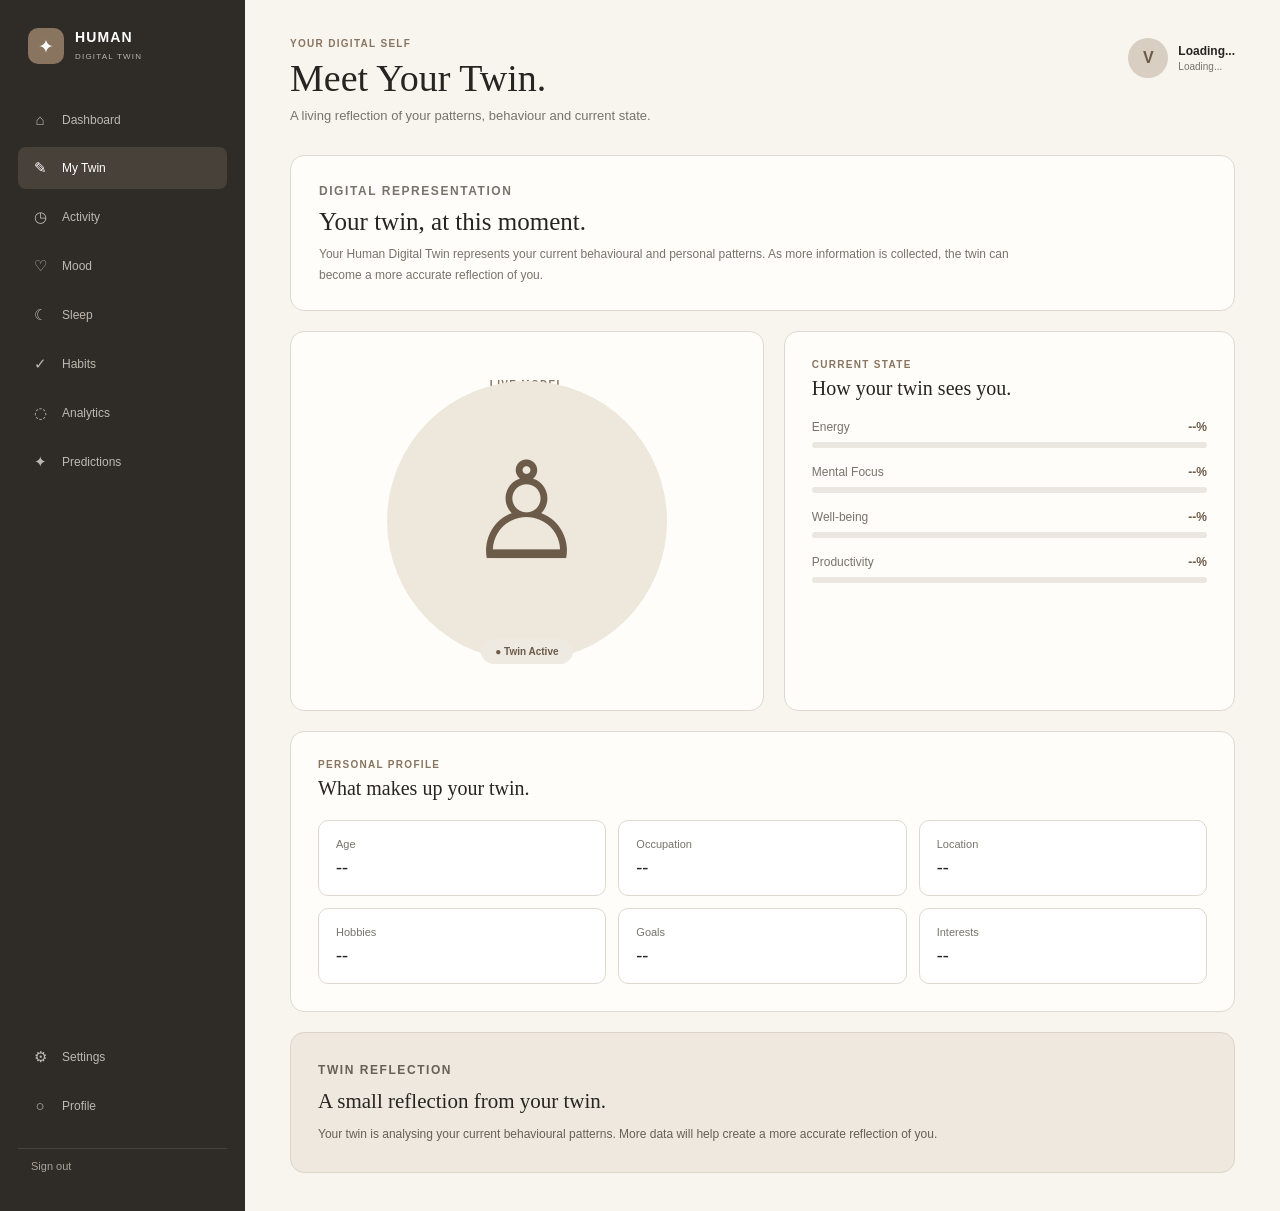
<file: my-twin.html>
<!DOCTYPE html>
<html lang="en">
<head>
    <meta charset="UTF-8">
    <meta name="viewport" content="width=device-width, initial-scale=1.0">
    <title>My Twin - Human Digital Twin</title>

    <style>
        :root {
            --cream: #f8f5ef;
            --paper: #fffdf9;
            --ink: #272521;
            --muted: #77736c;
            --line: #ded9d0;
            --accent: #88745f;
            --accent-dark: #6d5b49;
        }

        * {
            box-sizing: border-box;
            margin: 0;
            padding: 0;
        }

        body {
            min-height: 100vh;
            font-family: Arial, Helvetica, sans-serif;
            background: var(--cream);
            color: var(--ink);
        }

        .app {
            min-height: 100vh;
            display: flex;
        }

        .sidebar {
            width: 245px;
            min-height: 100vh;
            background: #2f2b27;
            color: white;
            padding: 28px 18px;
            display: flex;
            flex-direction: column;
        }

        .logo {
            display: flex;
            align-items: center;
            gap: 11px;
            padding: 0 10px 35px;
        }

        .logo-mark {
            width: 36px;
            height: 36px;
            border-radius: 10px;
            background: #88745f;
            display: flex;
            align-items: center;
            justify-content: center;
            font-size: 19px;
        }

        .logo h2 {
            font-size: 14px;
            letter-spacing: 0.08em;
        }

        .logo span {
            font-size: 8px;
            letter-spacing: 0.15em;
            color: #bcb5ac;
        }

        .navigation {
            display: flex;
            flex-direction: column;
            gap: 7px;
        }

        .nav-link {
            display: flex;
            align-items: center;
            gap: 13px;
            padding: 12px 13px;
            border-radius: 8px;
            color: #bdb8b1;
            text-decoration: none;
            font-size: 12px;
            transition: 0.2s ease;
        }

        .nav-link span {
            width: 18px;
            text-align: center;
            font-size: 15px;
        }

        .nav-link:hover,
        .nav-link.active {
            background: #48413a;
            color: white;
        }

        .sidebar-bottom {
            margin-top: auto;
            display: flex;
            flex-direction: column;
            gap: 7px;
        }

        .sign-out {
            margin-top: 15px;
            padding: 11px 13px;
            color: #aaa39a;
            text-decoration: none;
            font-size: 11px;
            border-top: 1px solid #48433d;
        }

        .main {
            flex: 1;
            padding: 38px 45px;
            overflow-y: auto;
        }

        .topbar {
            display: flex;
            justify-content: space-between;
            align-items: flex-start;
            margin-bottom: 32px;
        }

        .small-text {
            color: var(--accent);
            font-size: 10px;
            font-weight: bold;
            letter-spacing: 0.13em;
            margin-bottom: 7px;
        }

        .welcome h1 {
            font-family: Georgia, "Times New Roman", serif;
            font-size: 38px;
            font-weight: normal;
            margin-bottom: 8px;
        }

        .welcome p:last-child {
            color: var(--muted);
            font-size: 13px;
        }

        .profile {
            display: flex;
            align-items: center;
            gap: 10px;
        }

        .avatar {
            width: 40px;
            height: 40px;
            border-radius: 50%;
            background: #d8cec1;
            display: flex;
            align-items: center;
            justify-content: center;
            color: var(--accent-dark);
            font-weight: bold;
        }

        .profile-details {
            display: flex;
            flex-direction: column;
            gap: 3px;
        }

        .profile-details strong {
            font-size: 12px;
        }

        .profile-details span {
            color: var(--muted);
            font-size: 10px;
        }

        .page-intro {
            background: var(--paper);
            border: 1px solid var(--line);
            border-radius: 14px;
            padding: 25px 28px;
            margin-bottom: 20px;
        }

        .page-intro h2 {
            font-family: Georgia, "Times New Roman", serif;
            font-size: 25px;
            font-weight: normal;
            margin-bottom: 8px;
        }

        .page-intro p {
            color: var(--muted);
            font-size: 12px;
            line-height: 1.7;
            max-width: 700px;
        }

        .twin-grid {
            display: grid;
            grid-template-columns: 1.05fr 1fr;
            gap: 20px;
            margin-bottom: 20px;
        }

        .card {
            background: var(--paper);
            border: 1px solid var(--line);
            border-radius: 14px;
            padding: 27px;
        }

        .card-title {
            font-family: Georgia, "Times New Roman", serif;
            font-size: 20px;
            font-weight: normal;
            margin-bottom: 20px;
        }

        .twin-display {
            min-height: 380px;
            display: flex;
            flex-direction: column;
            align-items: center;
            justify-content: center;
            position: relative;
            overflow: hidden;
        }

        .twin-display::before {
            content: "";
            position: absolute;
            width: 280px;
            height: 280px;
            border-radius: 50%;
            background: #eee7dc;
            z-index: 0;
        }

        .twin-figure {
            position: relative;
            z-index: 1;
            width: 150px;
            height: 230px;
            display: flex;
            align-items: center;
            justify-content: center;
            font-size: 135px;
            color: var(--accent-dark);
        }

        .twin-status {
            position: relative;
            z-index: 2;
            margin-top: 12px;
            padding: 7px 14px;
            border-radius: 20px;
            background: #eee9e1;
            color: var(--accent-dark);
            font-size: 10px;
            font-weight: bold;
        }

        .state-list {
            display: flex;
            flex-direction: column;
            gap: 17px;
        }

        .state-row {
            display: flex;
            justify-content: space-between;
            align-items: center;
        }

        .state-label {
            color: var(--muted);
            font-size: 12px;
        }

        .state-value {
            font-size: 12px;
            font-weight: bold;
            color: var(--accent-dark);
        }

        .progress {
            height: 6px;
            background: #ebe6df;
            border-radius: 10px;
            margin-top: 8px;
            overflow: hidden;
        }

        .progress-bar {
            height: 100%;
            background: var(--accent);
            border-radius: 10px;
            transition: width 0.5s ease;
        }

        .personality-grid {
            display: grid;
            grid-template-columns: repeat(3, 1fr);
            gap: 12px;
        }

        .trait {
            border: 1px solid var(--line);
            border-radius: 10px;
            padding: 17px;
            background: #fff;
        }

        .trait-name {
            font-size: 11px;
            color: var(--muted);
            margin-bottom: 7px;
        }

        .trait-value {
            font-family: Georgia, "Times New Roman", serif;
            font-size: 18px;
            color: var(--ink);
            word-break: break-word;
        }

        .ai-card {
            margin-top: 20px;
            background: #eee8df;
            border-radius: 14px;
            padding: 27px;
            border: 1px solid #ddd4c8;
        }

        .ai-card h2 {
            font-family: Georgia, "Times New Roman", serif;
            font-size: 21px;
            font-weight: normal;
            margin-bottom: 10px;
        }

        .ai-card p {
            color: #666057;
            font-size: 12px;
            line-height: 1.8;
            max-width: 800px;
        }

        @media (max-width: 900px) {
            .sidebar {
                width: 210px;
            }

            .main {
                padding: 28px;
            }

            .twin-grid {
                grid-template-columns: 1fr;
            }
        }

        @media (max-width: 650px) {
            .app {
                display: block;
            }

            .sidebar {
                width: 100%;
                min-height: auto;
            }

            .navigation {
                flex-direction: row;
                overflow-x: auto;
            }

            .sidebar-bottom {
                display: none;
            }

            .main {
                padding: 22px;
            }

            .topbar {
                display: block;
            }

            .profile {
                margin-top: 18px;
            }

            .personality-grid {
                grid-template-columns: 1fr 1fr;
            }
        }
    </style>
</head>

<body>

<div class="app">

    <aside class="sidebar">

        <div class="logo">
            <div class="logo-mark">✦</div>
            <div>
                <h2>HUMAN</h2>
                <span>DIGITAL TWIN</span>
            </div>
        </div>

        <nav class="navigation">

            <a href="index.html" class="nav-link">
                <span>⌂</span>
                Dashboard
            </a>

            <a href="my-twin.html" class="nav-link active">
                <span>✎</span>
                My Twin
            </a>

            <a href="activity.html" class="nav-link">
                <span>◷</span>
                Activity
            </a>
            
            <a href="mood.html" class="nav-link">
                <span>♡</span>
                Mood
            </a>

            <a href="sleep.html" class="nav-link"><span>☾</span>Sleep</a>

            <a href="habits.html" class="nav-link">
                <span>✓</span>
                Habits
            </a>

            <a href="analytics.html" class="nav-link">
                <span>◌</span>
                Analytics
            </a>

            <a href="predictions.html" class="nav-link">
                <span>✦</span>
                Predictions
            </a>

        </nav>

        <div class="sidebar-bottom">

            <a href="settings.html" class="nav-link">
                <span>⚙</span>
                Settings
            </a>

            <a href="profile.html" class="nav-link">
                <span>○</span>
                Profile
            </a>

            <a href="login.html" class="sign-out">
                Sign out
            </a>

        </div>

    </aside>

    <main class="main">

        <header class="topbar">

            <div class="welcome">
                <p class="small-text">YOUR DIGITAL SELF</p>

                <h1>Meet Your Twin.</h1>

                <p>
                    A living reflection of your patterns, behaviour and current state.
                </p>
            </div>

            <div class="profile">

                <div class="avatar" id="avatar">V</div>

                <div class="profile-details">
                    <strong id="userName">Loading...</strong>
                    <span id="userOccupation">Loading...</span>
                </div>

            </div>

        </header>

        <section class="page-intro">

            <p class="small-text">DIGITAL REPRESENTATION</p>

            <h2 id="introTitle">Your twin, at this moment.</h2>

            <p>
                Your Human Digital Twin represents your current behavioural
                and personal patterns. As more information is collected,
                the twin can become a more accurate reflection of you.
            </p>

        </section>

        <section class="twin-grid">

            <div class="card twin-display">

                <p class="small-text">LIVE MODEL</p>

                <div class="twin-figure">
                    ♙
                </div>

                <div class="twin-status" id="twinStatus">
                    ● Twin Active
                </div>

            </div>

            <div class="card">

                <p class="small-text">CURRENT STATE</p>

                <h2 class="card-title">
                    How your twin sees you.
                </h2>

                <div class="state-list">

                    <div>
                        <div class="state-row">
                            <span class="state-label">Energy</span>
                            <span class="state-value" id="energyValue">--%</span>
                        </div>

                        <div class="progress">
                            <div class="progress-bar" id="energyBar" style="width:0%"></div>
                        </div>
                    </div>

                    <div>
                        <div class="state-row">
                            <span class="state-label">Mental Focus</span>
                            <span class="state-value" id="focusValue">--%</span>
                        </div>

                        <div class="progress">
                            <div class="progress-bar" id="focusBar" style="width:0%"></div>
                        </div>
                    </div>

                    <div>
                        <div class="state-row">
                            <span class="state-label">Well-being</span>
                            <span class="state-value" id="wellbeingValue">--%</span>
                        </div>

                        <div class="progress">
                            <div class="progress-bar" id="wellbeingBar" style="width:0%"></div>
                        </div>
                    </div>

                    <div>
                        <div class="state-row">
                            <span class="state-label">Productivity</span>
                            <span class="state-value" id="productivityValue">--%</span>
                        </div>

                        <div class="progress">
                            <div class="progress-bar" id="productivityBar" style="width:0%"></div>
                        </div>
                    </div>

                </div>

            </div>

        </section>

        <section class="card">

            <p class="small-text">PERSONAL PROFILE</p>

            <h2 class="card-title">
                What makes up your twin.
            </h2>

            <div class="personality-grid">

                <div class="trait">
                    <p class="trait-name">Age</p>
                    <p class="trait-value" id="profileAge">--</p>
                </div>

                <div class="trait">
                    <p class="trait-name">Occupation</p>
                    <p class="trait-value" id="profileOccupation">--</p>
                </div>

                <div class="trait">
                    <p class="trait-name">Location</p>
                    <p class="trait-value" id="profileLocation">--</p>
                </div>

                <div class="trait">
                    <p class="trait-name">Hobbies</p>
                    <p class="trait-value" id="profileHobbies">--</p>
                </div>

                <div class="trait">
                    <p class="trait-name">Goals</p>
                    <p class="trait-value" id="profileGoals">--</p>
                </div>

                <div class="trait">
                    <p class="trait-name">Interests</p>
                    <p class="trait-value" id="profileInterests">--</p>
                </div>

            </div>

        </section>

        <section class="ai-card">

            <p class="small-text">TWIN REFLECTION</p>

            <h2>A small reflection from your twin.</h2>

            <p id="aiReflection">
                Your twin is analysing your current behavioural patterns.
                More data will help create a more accurate reflection of you.
            </p>

        </section>

    </main>

</div>

<script>

let twinData = null;
let profileData = null;
let twinPredictions = null;

async function loadTwinPage() {

    const userId = localStorage.getItem("userId");

    if (!userId) {
        console.log("No user ID found.");
        return;
    }

    try {

        const twinResponse = await fetch(
            `http://localhost:8080/api/twin/${userId}`
        );

        if (!twinResponse.ok) {
            throw new Error("Could not load twin data.");
        }

        twinData = await twinResponse.json();

        const inputs = makeModelInputs(twinData);

try {
    const predictionResponse = await fetch("http://127.0.0.1:8000/predict", {
        method: "POST",
        headers: {
            "Content-Type": "application/json",
            "Accept": "application/json"
        },
        body: JSON.stringify(inputs)
    });

    if (!predictionResponse.ok) {
        throw new Error("AI prediction failed.");
    }

    twinPredictions = await predictionResponse.json();

} catch (predictionError) {
    console.error("Twin AI prediction error:", predictionError);
}

        const profileResponse = await fetch(
            `http://localhost:8080/api/profiles/user/${userId}`
        );

        if (profileResponse.ok) {
            profileData = await profileResponse.json();
        }

        updateUserDetails();
        updateCurrentState();
        updateProfile();
        updateReflection();

        console.log("My Twin data loaded:", twinData);
        console.log("Profile data loaded:", profileData);

    } catch (error) {

        console.error("My Twin error:", error);

    }
}

function updateUserDetails() {

    if (!twinData || !twinData.user) {
        return;
    }

    const name = twinData.user.name || "User";

    const userName =
        document.getElementById("userName");

    const avatar =
        document.getElementById("avatar");

    if (userName) {
        userName.textContent = name;
    }

    if (avatar) {
        avatar.textContent =
            name.charAt(0).toUpperCase();
    }

    const occupation =
        profileData && profileData.occupation
            ? profileData.occupation
            : "User";

    const userOccupation =
        document.getElementById("userOccupation");

    if (userOccupation) {
        userOccupation.textContent = occupation;
    }

    const introTitle =
        document.getElementById("introTitle");

    if (introTitle) {
        introTitle.textContent =
            name + "'s twin, at this moment.";
    }
}

function calculateCurrentState() {

    const activities =
        twinData.activities || [];

    const habits =
        twinData.habits || [];

    const moods =
        twinData.moods || [];

    const sleep =
        twinData.sleep || [];

    let energyScore = 50;
    let focusScore = 50;
    let wellbeingScore = 50;

    if (moods.length > 0) {

        const latestMood =
            moods[moods.length - 1];

        if (latestMood.energyLevel === "High") {
            energyScore = 90;
        } else if (latestMood.energyLevel === "Medium") {
            energyScore = 70;
        } else if (latestMood.energyLevel === "Low") {
            energyScore = 40;
        }

        if (latestMood.stressLevel === "Low") {
            focusScore = 85;
        } else if (latestMood.stressLevel === "Medium") {
            focusScore = 65;
        } else if (latestMood.stressLevel === "High") {
            focusScore = 40;
        }

        if (latestMood.mood === "Happy") {
            wellbeingScore = 90;
        } else if (latestMood.mood === "Neutral") {
            wellbeingScore = 70;
        } else if (
            latestMood.mood === "Sad" ||
            latestMood.mood === "Stressed"
        ) {
            wellbeingScore = 40;
        }
    }

    let productivityScore = 40;

    if (activities.length > 0) {
        productivityScore += 20;
    }

    if (habits.length > 0) {
        productivityScore += 20;
    }

    if (sleep.length > 0) {
        productivityScore += 20;
    }

    productivityScore =
        Math.min(productivityScore, 100);

    return {
        energy: energyScore,
        focus: focusScore,
        wellbeing: wellbeingScore,
        productivity: productivityScore
    };
}

function updateCurrentState() {

    if (!twinData) {
        return;
    }

    
    const scores = twinPredictions ? {
    energy: numeric(twinPredictions.predicted_energy),
    focus: numeric(twinPredictions.predicted_focus),
    wellbeing: numeric(twinPredictions.predicted_wellbeing),
    productivity: numeric(twinPredictions.predicted_productivity)
} : calculateCurrentState();

    setStateValue(
        "energyValue",
        "energyBar",
        scores.energy
    );

    setStateValue(
        "focusValue",
        "focusBar",
        scores.focus
    );

    setStateValue(
        "wellbeingValue",
        "wellbeingBar",
        scores.wellbeing
    );

    setStateValue(
        "productivityValue",
        "productivityBar",
        scores.productivity
    );

    const twinStatus =
        document.getElementById("twinStatus");

    if (twinStatus) {

        const overall =
            (
                scores.energy +
                scores.focus +
                scores.wellbeing +
                scores.productivity
            ) / 4;

        if (overall >= 80) {
            twinStatus.textContent =
                "● Twin Active · Excellent";
        } else if (overall >= 60) {
            twinStatus.textContent =
                "● Twin Active · Stable";
        } else {
            twinStatus.textContent =
                "● Twin Active · Needs Attention";
        }
    }
}

function setStateValue(
    valueId,
    barId,
    score
) {

    const valueElement =
        document.getElementById(valueId);

    const barElement =
        document.getElementById(barId);

    if (valueElement) {
        valueElement.textContent =
            score + "%";
    }

    if (barElement) {
        barElement.style.width =
            score + "%";
    }
}

function updateProfile() {

    if (!profileData) {
        return;
    }

    document.getElementById("profileAge").textContent =
        profileData.age || "--";

    document.getElementById("profileOccupation").textContent =
        profileData.occupation || "--";

    document.getElementById("profileLocation").textContent =
        profileData.location || "--";

    document.getElementById("profileHobbies").textContent =
        profileData.hobbies || "--";

    document.getElementById("profileGoals").textContent =
        profileData.goals || "--";

    document.getElementById("profileInterests").textContent =
        profileData.interests || "--";
}

function updateReflection() {

    if (!twinData) {
        return;
    }

    const activities = asArray(twinData.activities);
    const habits = asArray(twinData.habits);
    const moods = asArray(twinData.moods);
    const sleep = asArray(twinData.sleep ?? twinData.sleepRecords);

    const scores = twinPredictions ? {
        energy: numeric(twinPredictions.predicted_energy),
        focus: numeric(twinPredictions.predicted_focus),
        wellbeing: numeric(twinPredictions.predicted_wellbeing),
        productivity: numeric(twinPredictions.predicted_productivity)
    } : null;

    let moodText = "neutral";

    if (moods.length > 0) {
        const latestMood = moods[moods.length - 1];

        if (latestMood.mood) {
            moodText = String(latestMood.mood).toLowerCase();
        }
    }

    const activityText = activities.length > 0
        ? "an active lifestyle"
        : "an opportunity to become more active";

    const routineText = habits.length > 0
        ? "a developing daily routine"
        : "an opportunity to build consistent habits";

    let reflection;

    if (scores) {
        const average = (
            scores.energy +
            scores.focus +
            scores.wellbeing +
            scores.productivity
        ) / 4;

        const overallText = average >= 80
            ? "Your overall predicted state is excellent."
            : average >= 60
                ? "Your overall predicted state is stable, with room to improve."
                : "Your overall predicted state needs some attention.";

        reflection =
            "Your latest mood is " + moodText + ". " +
            "Your digital twin predicts " +
            Math.round(scores.energy) + "% energy, " +
            Math.round(scores.focus) + "% focus, " +
            Math.round(scores.wellbeing) + "% well-being and " +
            Math.round(scores.productivity) + "% productivity. " +
            overallText + " " +
            "Your data also shows " + activityText +
            " and " + routineText + ". " +
            (sleep.length > 0
                ? "Recent sleep information is included in your twin's analysis."
                : "Adding sleep records can help improve your twin's understanding.");
    } else {
        reflection =
            "Your twin is observing " + activityText +
            " and " + routineText + ". " +
            "More data will help improve its understanding of your daily patterns.";
    }

    const reflectionElement =
        document.getElementById("aiReflection");

    if (reflectionElement) {
        reflectionElement.textContent = reflection;
    }
}

window.addEventListener("load", () => {
    loadTwinPage();
});

function asArray(value) {
    if (Array.isArray(value)) return value;
    if (value && typeof value === "object") return Object.values(value);
    return [];
}

function numeric(value, fallback = 0) {
    const result = Number(value);
    return Number.isFinite(result) ? result : fallback;
}

function normalized(value) {
    return String(value ?? "").trim().toLowerCase();
}

function latest(items) {
    return items.length ? items[items.length - 1] : {};
}

function mapMood(value) {
    if (typeof value === "number") return Math.max(1, Math.min(5, value));

    const mood = normalized(value);

    if (["happy", "very happy", "excellent", "great", "positive"].includes(mood)) return 5;
    if (["good", "content", "calm", "okay", "ok"].includes(mood)) return 4;
    if (["neutral", "normal", "average"].includes(mood)) return 3;
    if (["sad", "anxious", "tired", "low", "stressed"].includes(mood)) return 2;
    if (["very sad", "very stressed", "awful", "bad"].includes(mood)) return 1;

    const parsed = Number(value);
    return Number.isFinite(parsed) ? Math.max(1, Math.min(5, parsed)) : 3;
}

function mapStress(value) {
    if (typeof value === "number") return Math.max(1, Math.min(10, value));

    const stress = normalized(value);

    if (["low", "very low", "relaxed", "none"].includes(stress)) return 2;
    if (["medium", "moderate", "average"].includes(stress)) return 5;
    if (["high", "very high", "severe"].includes(stress)) return 8;

    const parsed = Number(value);
    return Number.isFinite(parsed) ? Math.max(1, Math.min(10, parsed)) : 5;
}

function getSleepHours(item) {
    const raw = item.sleepHours ?? item.hours ?? item.duration ?? item.sleepDuration ?? item.durationHours;

    if (raw !== undefined && raw !== null && raw !== "") {
        const parsed = numeric(raw, 7);
        return Math.max(0, Math.min(24, parsed > 24 ? parsed / 60 : parsed));
    }

    if (item.startTime && item.endTime) {
        const start = new Date(item.startTime);
        const end = new Date(item.endTime);

        if (!Number.isNaN(start.getTime()) && !Number.isNaN(end.getTime())) {
            let hours = (end - start) / 3600000;
            if (hours < 0) hours += 24;
            return Math.max(0, Math.min(24, hours));
        }
    }

    return 7;
}

function makeModelInputs(data) {
    const activities = asArray(data.activities);
    const habits = asArray(data.habits);
    const moods = asArray(data.moods);
    const sleepRecords = asArray(data.sleep ?? data.sleepRecords);

    const mood = latest(moods);
    const sleep = latest(sleepRecords);

    const activityMinutes = activities.reduce((total, activity) => {
        return total + numeric(
            activity.duration ?? activity.durationMinutes ?? activity.minutes ?? activity.activityMinutes,
            0
        );
    }, 0);

    const habitDone = habits.some(habit => {
        const status = normalized(
            habit.completed ?? habit.done ?? habit.status ?? habit.isCompleted
        );

        return ["true", "1", "yes", "completed", "done", "active"].includes(status);
    }) ? 1 : 0;

    return {
        activity_minutes: activityMinutes,
        habit_done: habitDone,
        mood: mapMood(mood.mood ?? mood.moodLevel ?? mood.moodScore ?? mood.value),
        stress: mapStress(mood.stressLevel ?? mood.stress ?? mood.stressScore),
        sleep_hours: getSleepHours(sleep)
    };
}

</script>

</body>
</html>
</file>
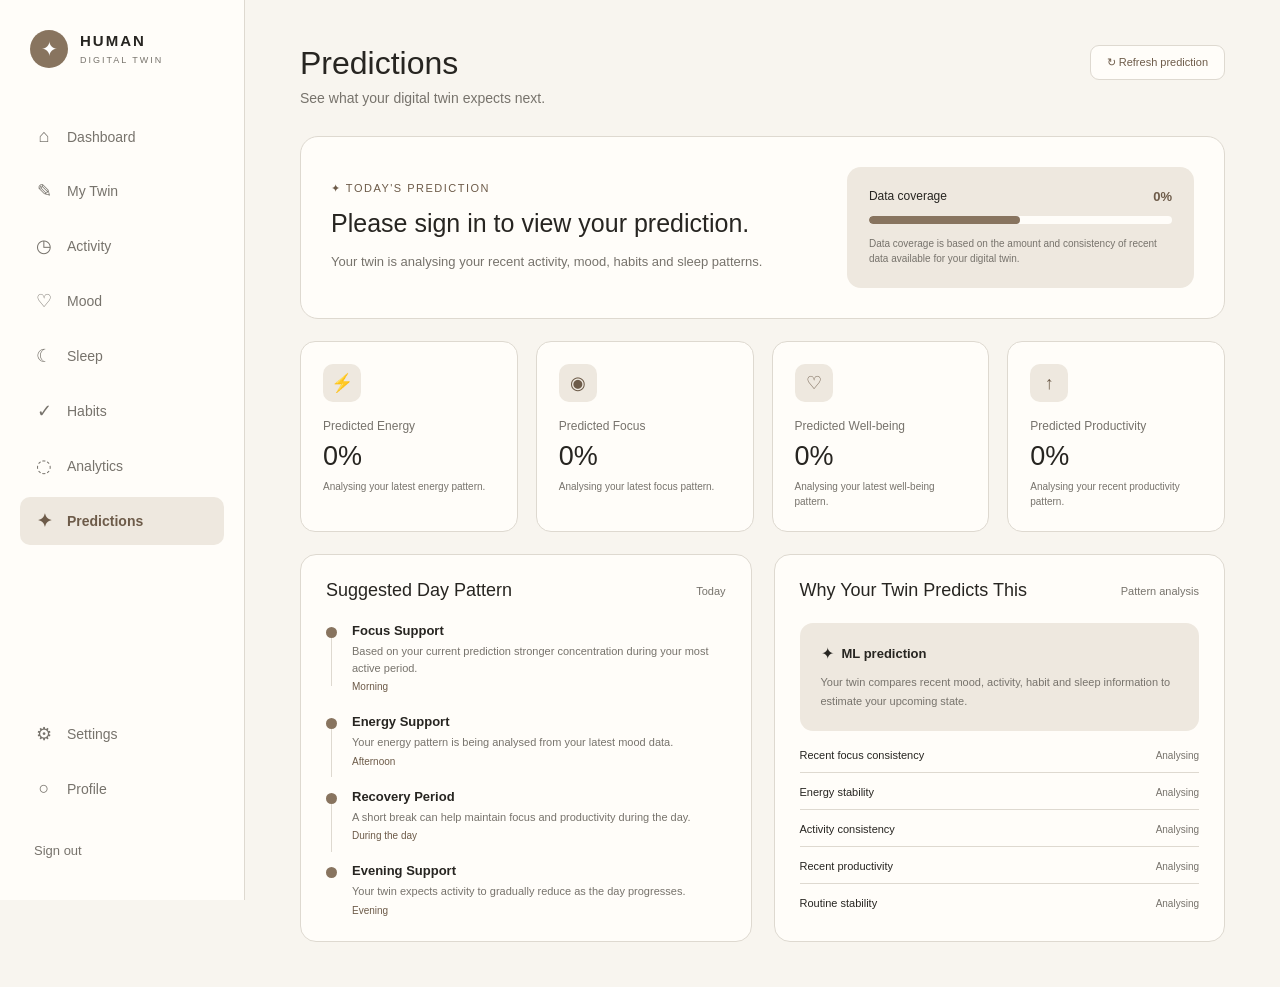
<file: predictions.html>
<!DOCTYPE html>

<html lang="en">

<head>

<meta charset="UTF-8">

<meta name="viewport" content="width=device-width, initial-scale=1.0">



<title>Predictions | Human Digital Twin</title>



<style>

:root {

--cream: #f8f5ef;

--paper: #fffdf9;

--ink: #272521;

--muted: #77736c;

--line: #ded9d0;

--accent: #88745f;

--accent-dark: #6d5b49;

--soft: #eee8df;

}



* {

margin: 0;

padding: 0;

box-sizing: border-box;

}



body {

font-family: Arial, Helvetica, sans-serif;

background: var(--cream);

color: var(--ink);

min-height: 100vh;

}



.sidebar {

position: fixed;

left: 0;

top: 0;

width: 245px;

height: 100vh;

background: var(--paper);

border-right: 1px solid var(--line);

padding: 30px 20px;

display: flex;

flex-direction: column;

}



.logo {

display: flex;

align-items: center;

gap: 12px;

padding: 0 10px;

margin-bottom: 45px;

}



.logo-mark {

width: 38px;

height: 38px;

border-radius: 50%;

background: var(--accent);

color: white;

display: flex;

align-items: center;

justify-content: center;

font-size: 20px;

}



.logo h2 {

font-size: 15px;

letter-spacing: 2px;

font-weight: 700;

}



.logo span {

font-size: 9px;

letter-spacing: 2px;

color: var(--muted);

}



.navigation {

display: flex;

flex-direction: column;

gap: 7px;

}



.nav-link {

text-decoration: none;

color: var(--muted);

padding: 13px 14px;

border-radius: 10px;

display: flex;

align-items: center;

gap: 13px;

font-size: 14px;

transition: 0.25s;

}



.nav-link span {

width: 20px;

text-align: center;

font-size: 18px;

}



.nav-link:hover {

background: var(--soft);

color: var(--ink);

}



.nav-link.active {

background: var(--soft);

color: var(--accent-dark);

font-weight: 600;

}



.sidebar-bottom {

margin-top: auto;

display: flex;

flex-direction: column;

gap: 7px;

}



.sign-out {

margin-top: 12px;

text-decoration: none;

color: var(--muted);

font-size: 13px;

padding: 12px 14px;

}



.sign-out:hover {

color: var(--accent-dark);

}



.main {

margin-left: 245px;

padding: 45px 55px;

min-height: 100vh;

}



.page-header {

display: flex;

justify-content: space-between;

align-items: flex-start;

margin-bottom: 30px;

}



.page-header h1 {

font-size: 32px;

font-weight: 500;

margin-bottom: 8px;

}



.page-header p {

color: var(--muted);

font-size: 14px;

}



.prediction-status {

background: var(--paper);

border: 1px solid var(--line);

padding: 11px 16px;

border-radius: 10px;

font-size: 12px;

color: var(--muted);

}



.hero {

background: var(--paper);

border: 1px solid var(--line);

border-radius: 18px;

padding: 30px;

margin-bottom: 22px;

display: grid;

grid-template-columns: 1.4fr 1fr;

gap: 30px;

align-items: center;

}



.hero-label {

color: var(--accent-dark);

font-size: 11px;

text-transform: uppercase;

letter-spacing: 1.5px;

margin-bottom: 12px;

}



.hero h2 {

font-size: 25px;

font-weight: 500;

line-height: 1.3;

margin-bottom: 12px;

}



.hero p {

color: var(--muted);

font-size: 13px;

line-height: 1.7;

max-width: 600px;

}



.confidence-box {

background: var(--soft);

border-radius: 14px;

padding: 22px;

}



.confidence-header {

display: flex;

justify-content: space-between;

margin-bottom: 12px;

}



.confidence-header span:first-child {

font-size: 12px;

}



.confidence-number {

font-size: 13px;

font-weight: 600;

color: var(--accent-dark);

}



.confidence-track {

height: 8px;

width: 100%;

background: var(--paper);

border-radius: 10px;

overflow: hidden;

}



.confidence-fill {

width: 50%;

height: 100%;

background: var(--accent);

border-radius: 10px;

}



.confidence-note {

margin-top: 12px;

font-size: 10px;

color: var(--muted);

line-height: 1.5;

}



.prediction-grid {

display: grid;

grid-template-columns: repeat(4, 1fr);

gap: 18px;

margin-bottom: 22px;

}



.prediction-card {

background: var(--paper);

border: 1px solid var(--line);

border-radius: 15px;

padding: 22px;

}



.prediction-icon {

width: 38px;

height: 38px;

border-radius: 10px;

background: var(--soft);

display: flex;

align-items: center;

justify-content: center;

margin-bottom: 17px;

color: var(--accent-dark);

font-size: 18px;

}



.prediction-title {

font-size: 12px;

color: var(--muted);

margin-bottom: 8px;

}



.prediction-value {

font-size: 27px;

font-weight: 500;

margin-bottom: 7px;

}



.prediction-description {

color: var(--muted);

font-size: 10px;

line-height: 1.5;

}



.lower-grid {

display: grid;

grid-template-columns: 1fr 1fr;

gap: 22px;

}



.card {

background: var(--paper);

border: 1px solid var(--line);

border-radius: 16px;

padding: 25px;

}



.card-header {

display: flex;

justify-content: space-between;

align-items: center;

margin-bottom: 22px;

}



.card-header h2 {

font-size: 18px;

font-weight: 500;

}



.card-header span {

font-size: 11px;

color: var(--muted);

}



.timeline {

display: flex;

flex-direction: column;

}



.timeline-item {

display: flex;

gap: 15px;

position: relative;

padding-bottom: 22px;

}



.timeline-item:last-child {

padding-bottom: 0;

}



.timeline-marker {

width: 11px;

height: 11px;

border-radius: 50%;

background: var(--accent);

margin-top: 4px;

flex-shrink: 0;

position: relative;

z-index: 2;

}



.timeline-item:not(:last-child) .timeline-marker::after {

content: "";

position: absolute;

width: 1px;

height: 48px;

background: var(--line);

left: 5px;

top: 11px;

}



.timeline-info h3 {

font-size: 13px;

margin-bottom: 5px;

}



.timeline-info p {

color: var(--muted);

font-size: 11px;

line-height: 1.5;

}



.timeline-time {

color: var(--accent-dark);

font-size: 10px;

margin-top: 5px;

}



.reasoning {

background: var(--soft);

border-radius: 13px;

padding: 21px;

margin-bottom: 18px;

}



.reasoning-title {

display: flex;

align-items: center;

gap: 8px;

margin-bottom: 10px;

}



.reasoning-title h3 {

font-size: 13px;

}



.reasoning p {

color: var(--muted);

font-size: 11px;

line-height: 1.7;

}



.factors {

display: flex;

flex-direction: column;

gap: 13px;

}



.factor {

display: flex;

align-items: center;

justify-content: space-between;

border-bottom: 1px solid var(--line);

padding-bottom: 11px;

}



.factor:last-child {

border-bottom: none;

padding-bottom: 0;

}



.factor-name {

font-size: 11px;

}



.factor-value {

font-size: 10px;

color: var(--muted);

}



.refresh-btn {

border: 1px solid var(--line);

background: var(--paper);

color: var(--accent-dark);

padding: 10px 16px;

border-radius: 9px;

font-size: 11px;

cursor: pointer;

transition: 0.25s;

}



.refresh-btn:hover {

background: var(--soft);

}



@media (max-width: 1100px) {

.prediction-grid {

grid-template-columns: repeat(2, 1fr);

}



.hero {

grid-template-columns: 1fr;

}



.lower-grid {

grid-template-columns: 1fr;

}

}



@media (max-width: 700px) {

.sidebar {

width: 75px;

padding: 25px 10px;

}



.logo div:not(.logo-mark) {

display: none;

}



.nav-link {

justify-content: center;

padding: 13px 5px;

font-size: 0;

}



.nav-link span {

font-size: 18px;

}



.main {

margin-left: 75px;

padding: 30px 20px;

}



.prediction-grid {

grid-template-columns: 1fr;

}



.page-header {

flex-direction: column;

gap: 15px;

}

}

</style>

</head>



<body>



<aside class="sidebar">



<div class="logo">

<div class="logo-mark">✦</div>



<div>

<h2>HUMAN</h2>

<span>DIGITAL TWIN</span>

</div>

</div>



<nav class="navigation">



<a href="index.html" class="nav-link">

<span>⌂</span>

Dashboard

</a>



<a href="my-twin.html" class="nav-link">

<span>✎</span>

My Twin

</a>



<a href="activity.html" class="nav-link">

<span>◷</span>

Activity

</a>
<a href="mood.html" class="nav-link">
    <span>♡</span>
    Mood
</a>

<a href="sleep.html" class="nav-link"><span>☾</span>Sleep</a>

<a href="habits.html" class="nav-link">

<span>✓</span>

Habits

</a>

<a href="analytics.html" class="nav-link">

<span>◌</span>

Analytics

</a>



<a href="predictions.html" class="nav-link active">

<span>✦</span>

Predictions

</a>



</nav>



<div class="sidebar-bottom">



<a href="settings.html" class="nav-link">

<span>⚙</span>

Settings

</a>



<a href="profile.html" class="nav-link">

<span>○</span>

Profile

</a>



<a href="login.html" class="sign-out">

Sign out

</a>



</div>



</aside>



<main class="main">



<div class="page-header">



<div>

<h1>Predictions</h1>



<p>

See what your digital twin expects next.

</p>

</div>



<button class="refresh-btn" onclick="loadPredictions()">

↻ Refresh prediction

</button>



</div>



<section class="hero">



<div>



<div class="hero-label">

✦ Today's prediction

</div>



<h2 id="mainPrediction">

Loading your prediction...

</h2>



<p id="predictionDescription">

Your twin is analysing your recent activity,

mood, habits and sleep patterns.

</p>



</div>



<div class="confidence-box">



<div class="confidence-header">



<span>Data coverage</span>



<span

class="confidence-number"

id="confidenceNumber">

0%

</span>



</div>



<div class="confidence-track">



<div

class="confidence-fill"

id="confidenceFill">

</div>



</div>



<div class="confidence-note">

Data coverage is based on the amount and consistency of recent data available for your digital twin.

</div>



</div>



</section>



<section class="prediction-grid">



<div class="prediction-card">



<div class="prediction-icon">

⚡

</div>



<div class="prediction-title">

Predicted Energy

</div>



<div

class="prediction-value"

id="predictedEnergy">

0%

</div>



<div

class="prediction-description"

id="energyDescription">

Analysing your latest energy pattern.

</div>



</div>



<div class="prediction-card">



<div class="prediction-icon">

◉

</div>



<div class="prediction-title">

Predicted Focus

</div>



<div

class="prediction-value"

id="predictedFocus">

0%

</div>



<div

class="prediction-description"

id="focusDescription">

Analysing your latest focus pattern.

</div>



</div>



<div class="prediction-card">



<div class="prediction-icon">

♡

</div>



<div class="prediction-title">

Predicted Well-being

</div>



<div class="prediction-value" id="predictedWellbeing">

0%

</div>



<div

class="prediction-description"

id="wellbeingDescription">

Analysing your latest well-being pattern.

</div>



</div>



<div class="prediction-card">



<div class="prediction-icon">

↑

</div>



<div class="prediction-title">

Predicted Productivity

</div>



<div

class="prediction-value"

id="predictedProductivity">

0%

</div>



<div

class="prediction-description"

id="productivityDescription">

Analysing your recent productivity pattern.

</div>



</div>



</section>



<section class="lower-grid">



<div class="card">



<div class="card-header">



<h2>Suggested Day Pattern</h2>



<span>Today</span>



</div>



<div class="timeline">



<div class="timeline-item">



<div class="timeline-marker"></div>



<div class="timeline-info">



<h3 id="focusPeriodTitle">

Focus Support

</h3>



<p id="focusPeriodDescription">

Based on your current prediction stronger concentration

during your most active period.

</p>



<div class="timeline-time">

Morning

</div>



</div>



</div>



<div class="timeline-item">



<div class="timeline-marker"></div>



<div class="timeline-info">



<h3>

Energy Support

</h3>



<p id="energyPeriodDescription">

Your energy pattern is being analysed

from your latest mood data.

</p>



<div class="timeline-time">

Afternoon

</div>



</div>



</div>



<div class="timeline-item">



<div class="timeline-marker"></div>



<div class="timeline-info">



<h3>

Recovery Period

</h3>



<p>

A short break can help maintain focus

and productivity during the day.

</p>



<div class="timeline-time">

During the day

</div>



</div>



</div>



<div class="timeline-item">



<div class="timeline-marker"></div>



<div class="timeline-info">



<h3>

Evening Support

</h3>



<p id="eveningDescription">

Your twin expects activity to gradually

reduce as the day progresses.

</p>



<div class="timeline-time">

Evening

</div>



</div>



</div>



</div>



</div>



<div class="card">



<div class="card-header">



<h2>Why Your Twin Predicts This</h2>



<span>Pattern analysis</span>



</div>



<div class="reasoning">



<div class="reasoning-title">



<span>✦</span>



<h3>

ML prediction

</h3>



</div>



<p id="reasoningText">

Your twin compares recent mood, activity,

habit and sleep information to estimate

your upcoming state.

</p>



</div>



<div class="factors">



<div class="factor">



<span class="factor-name">

Recent focus consistency

</span>



<span

class="factor-value"

id="focusFactor">

Analysing

</span>



</div>



<div class="factor">



<span class="factor-name">

Energy stability

</span>



<span

class="factor-value"

id="energyFactor">

Analysing

</span>



</div>



<div class="factor">



<span class="factor-name">

Activity consistency

</span>



<span

class="factor-value"

id="activityFactor">

Analysing

</span>



</div>



<div class="factor">



<span class="factor-name">

Recent productivity

</span>



<span

class="factor-value"

id="productivityFactor">

Analysing

</span>



</div>



<div class="factor">



<span class="factor-name">

Routine stability

</span>



<span

class="factor-value"

id="routineFactor">

Analysing

</span>



</div>



</div>



</div>



</section>



</main>



<script>
    let twinData = null;

    function asArray(value) {
        if (Array.isArray(value)) return value;
        if (value && typeof value === "object") return Object.values(value);
        return [];
    }

    function numeric(value, fallback = 0) {
        const result = Number(value);
        return Number.isFinite(result) ? result : fallback;
    }

    function normalized(value) {
        return String(value ?? "").trim().toLowerCase();
    }

    function mapMood(value) {
        if (typeof value === "number") return Math.max(1, Math.min(5, value));
        const mood = normalized(value);
        if (["happy", "very happy", "excellent", "great", "positive"].includes(mood)) return 5;
        if (["good", "content", "calm", "okay", "ok"].includes(mood)) return 4;
        if (["neutral", "normal", "average"].includes(mood)) return 3;
        if (["sad", "anxious", "tired", "low", "stressed"].includes(mood)) return 2;
        if (["very sad", "very stressed", "awful", "bad"].includes(mood)) return 1;
        const parsed = Number(value);
        return Number.isFinite(parsed) ? Math.max(1, Math.min(5, parsed)) : 3;
    }

    function mapStress(value) {
        if (typeof value === "number") return Math.max(1, Math.min(10, value));
        const stress = normalized(value);
        if (["low", "very low", "relaxed", "none"].includes(stress)) return 2;
        if (["medium", "moderate", "average"].includes(stress)) return 5;
        if (["high", "very high", "severe"].includes(stress)) return 8;
        const parsed = Number(value);
        return Number.isFinite(parsed) ? Math.max(1, Math.min(10, parsed)) : 5;
    }

    function mapEnergy(value) {
        if (typeof value === "number") return Math.max(1, Math.min(5, value));
        const energy = normalized(value);
        if (["high", "very high", "energetic"].includes(energy)) return 5;
        if (["medium", "moderate", "normal"].includes(energy)) return 3;
        if (["low", "very low", "tired"].includes(energy)) return 1;
        const parsed = Number(value);
        return Number.isFinite(parsed) ? Math.max(1, Math.min(5, parsed)) : 3;
    }

    function latest(items) {
        return items.length ? items[items.length - 1] : {};
    }

    function getSleepHours(item) {
        const raw = item.sleepHours ?? item.hours ?? item.duration ?? item.sleepDuration ?? item.durationHours;
        if (raw !== undefined && raw !== null && raw !== "") {
            const parsed = numeric(raw, 7);
            // Some records store sleep duration in minutes.
            return Math.max(0, Math.min(24, parsed > 24 ? parsed / 60 : parsed));
        }
        if (item.startTime && item.endTime) {
            const start = new Date(item.startTime);
            const end = new Date(item.endTime);
            if (!Number.isNaN(start.getTime()) && !Number.isNaN(end.getTime())) {
                let hours = (end - start) / 3600000;
                if (hours < 0) hours += 24;
                return Math.max(0, Math.min(24, hours));
            }
        }
        return 7;
    }

    function makeModelInputs(data) {
        const activities = asArray(data.activities);
        const habits = asArray(data.habits);
        const moods = asArray(data.moods);
        const sleepRecords = asArray(data.sleep ?? data.sleepRecords);
        const mood = latest(moods);
        const sleep = latest(sleepRecords);

        const activityMinutes = activities.reduce((total, activity) => {
            return total + numeric(activity.duration ?? activity.durationMinutes ?? activity.minutes ?? activity.activityMinutes, 0);
        }, 0);
       const habitDone = habits.some(habit => {
            const status = normalized(habit.completed ?? habit.done ?? habit.status ?? habit.isCompleted);
            return status === "true" || status === "1" || status === "yes" || status === "completed" || status === "done" || status === "active";
        }) ? 1 : 0;
        const moodValue = mood.mood ?? mood.moodLevel ?? mood.moodScore ?? mood.value;
        const stressValue = mood.stressLevel ?? mood.stress ?? mood.stressScore;
        const energyValue = mood.energyLevel ?? mood.energy ?? mood.energyScore;

        return {
            activity_minutes: activityMinutes,
            habit_done: habitDone,
            mood: mapMood(moodValue),
            stress: mapStress(stressValue),
            sleep_hours: getSleepHours(sleep),
            activities,
            habits,
            moods,
            sleepRecords,
            sourceEnergy: mapEnergy(energyValue)
        };
    }

    async function loadPredictions() {
        const userId = localStorage.getItem("userId");
        if (!userId) {
            console.log("No user ID found.");
            document.getElementById("mainPrediction").textContent = "Please sign in to view your prediction.";
            return;
        }

        try {
            const twinResponse = await fetch(`http://localhost:8080/api/twin/${encodeURIComponent(userId)}`);
            if (!twinResponse.ok) throw new Error("Could not load twin data.");
            twinData = await twinResponse.json();

            const inputs = makeModelInputs(twinData);
            const predictionResponse = await fetch("http://127.0.0.1:8000/predict", {
                method: "POST",
                headers: { "Content-Type": "application/json", "Accept": "application/json" },
                body: JSON.stringify({
                    activity_minutes: inputs.activity_minutes,
                    habit_done: inputs.habit_done,
                    mood: inputs.mood,
                    stress: inputs.stress,
                    sleep_hours: inputs.sleep_hours
                })
            });
            if (!predictionResponse.ok) throw new Error("Could not get an ML prediction from FastAPI.");
            const result = await predictionResponse.json();
            displayPredictions(result, inputs);
        } catch (error) {
            console.error("Prediction data error:", error);
            document.getElementById("mainPrediction").textContent = "Unable to load your prediction.";
            document.getElementById("predictionDescription").textContent = error.message || "Check that Spring Boot and the ML service are running, then refresh.";
        }
    }

    function scoreText(value, strong, moderate) {
        return value >= strong ? "strong" : value >= moderate ? "moderate" : "low";
    }

    function displayPredictions(result, inputs) {
        const energy = numeric(result.predicted_energy);
        const focus = numeric(result.predicted_focus);
        const wellbeing = numeric(result.predicted_wellbeing);
        const productivity = numeric(result.predicted_productivity);
        const scores = [energy, focus, wellbeing, productivity];

        document.getElementById("predictedEnergy").textContent = `${energy.toFixed(2)}%`;
        document.getElementById("predictedFocus").textContent = `${focus.toFixed(2)}%`;
        document.getElementById("predictedWellbeing").textContent = `${wellbeing.toFixed(2)}%`;
        document.getElementById("predictedProductivity").textContent = `${productivity.toFixed(2)}%`;

        const dataAmount = inputs.activities.length + inputs.habits.length + inputs.moods.length + inputs.sleepRecords.length;
        const dataCoverage = Math.min(95, Math.max(50, 50 + dataAmount * 8));
        document.getElementById("confidenceNumber").textContent = `${dataCoverage}%`;
        document.getElementById("confidenceFill").style.width = `${dataCoverage}%`;

        updatePredictionDescriptions(energy, focus, wellbeing, productivity);
        updateFactors(energy, focus, productivity, inputs);
        updateMainPrediction(energy, focus, wellbeing, productivity);
        document.getElementById("reasoningText").textContent =
            `The ML service returned these predictions using ${inputs.activity_minutes} activity minutes, ${inputs.habit_done ? "a completed habit" : "no completed habit"}, mood ${inputs.mood}/5, stress ${inputs.stress}/10, and ${inputs.sleep_hours.toFixed(1)} sleep hours.`;
        console.log("Predictions loaded from the FastAPI ML service.", scores);
    }

    function updatePredictionDescriptions(energy, focus, wellbeing, productivity) {
        document.getElementById("energyDescription").textContent =
            energy >= 80 ? "The ML model predicts strong energy." : energy >= 60 ? "The ML model predicts moderate energy." : "The ML model predicts lower energy; recovery may help.";
        document.getElementById("focusDescription").textContent =
            focus >= 80 ? "The ML model predicts strong focus." : focus >= 60 ? "The ML model predicts moderate focus." : "The ML model predicts lower focus.";
        document.getElementById("wellbeingDescription").textContent =
            wellbeing >= 80 ? "The ML model predicts strong well-being." : wellbeing >= 60 ? "The ML model predicts moderate well-being." : "The ML model predicts lower well-being.";
        document.getElementById("productivityDescription").textContent =
            productivity >= 80 ? "The ML model predicts strong productivity." : productivity >= 60 ? "The ML model predicts moderate productivity." : "The ML model predicts lower productivity.";
    }

    function updateMainPrediction(energy, focus, wellbeing, productivity) {
        const average = (energy + focus + wellbeing + productivity) / 4;
        const prediction = document.getElementById("mainPrediction");
        const description = document.getElementById("predictionDescription");
        if (average >= 85) {
            prediction.textContent = "Your ML predictions indicate a strong day ahead.";
            description.textContent = `Predicted energy, focus, well-being and productivity average ${average.toFixed(2)}%.`;
        } else if (average >= 70) {
            prediction.textContent = "Your ML predictions indicate a steady day ahead.";
            description.textContent = `The four predicted outcomes average ${average.toFixed(2)}%, based on your recent Twin data.`;
        } else if (average >= 50) {
            prediction.textContent = "Your ML predictions indicate a balanced day with room to recharge.";
            description.textContent = `The four predicted outcomes average ${average.toFixed(2)}%, based on your recent Twin data.`;
        } else {
            prediction.textContent = "Your ML predictions suggest making time to recharge.";
            description.textContent = `The four predicted outcomes average ${average.toFixed(2)}%, based on your recent Twin data.`;
        }
    }

    function updateFactors(energy, focus, productivity, inputs) {
        document.getElementById("focusFactor").textContent = scoreText(focus, 80, 60).replace(/^./, c => c.toUpperCase());
        document.getElementById("energyFactor").textContent = scoreText(energy, 80, 60).replace(/^./, c => c.toUpperCase());
        document.getElementById("activityFactor").textContent = inputs.activity_minutes > 0 ? `${inputs.activity_minutes} min` : "No recent activity";
        document.getElementById("productivityFactor").textContent = scoreText(productivity, 80, 60).replace(/^./, c => c.toUpperCase());
        document.getElementById("routineFactor").textContent = inputs.habits.length && inputs.sleepRecords.length ? "Strong" : inputs.habits.length || inputs.sleepRecords.length ? "Moderate" : "Limited data";
        document.getElementById("focusPeriodDescription").textContent = `The ML model predicts ${scoreText(focus, 80, 60)} focus (${focus.toFixed(2)}%).`;
        document.getElementById("energyPeriodDescription").textContent = `The ML model predicts ${scoreText(energy, 80, 60)} energy (${energy.toFixed(2)}%).`;
        document.getElementById("eveningDescription").textContent = `The ML model predicts productivity at ${productivity.toFixed(2)}%.`;
    }

    window.addEventListener("load", () => {
        loadPredictions();
        console.log("Human Digital Twin predictions loaded.");
    });
</script>



</body>

</html>
</file>
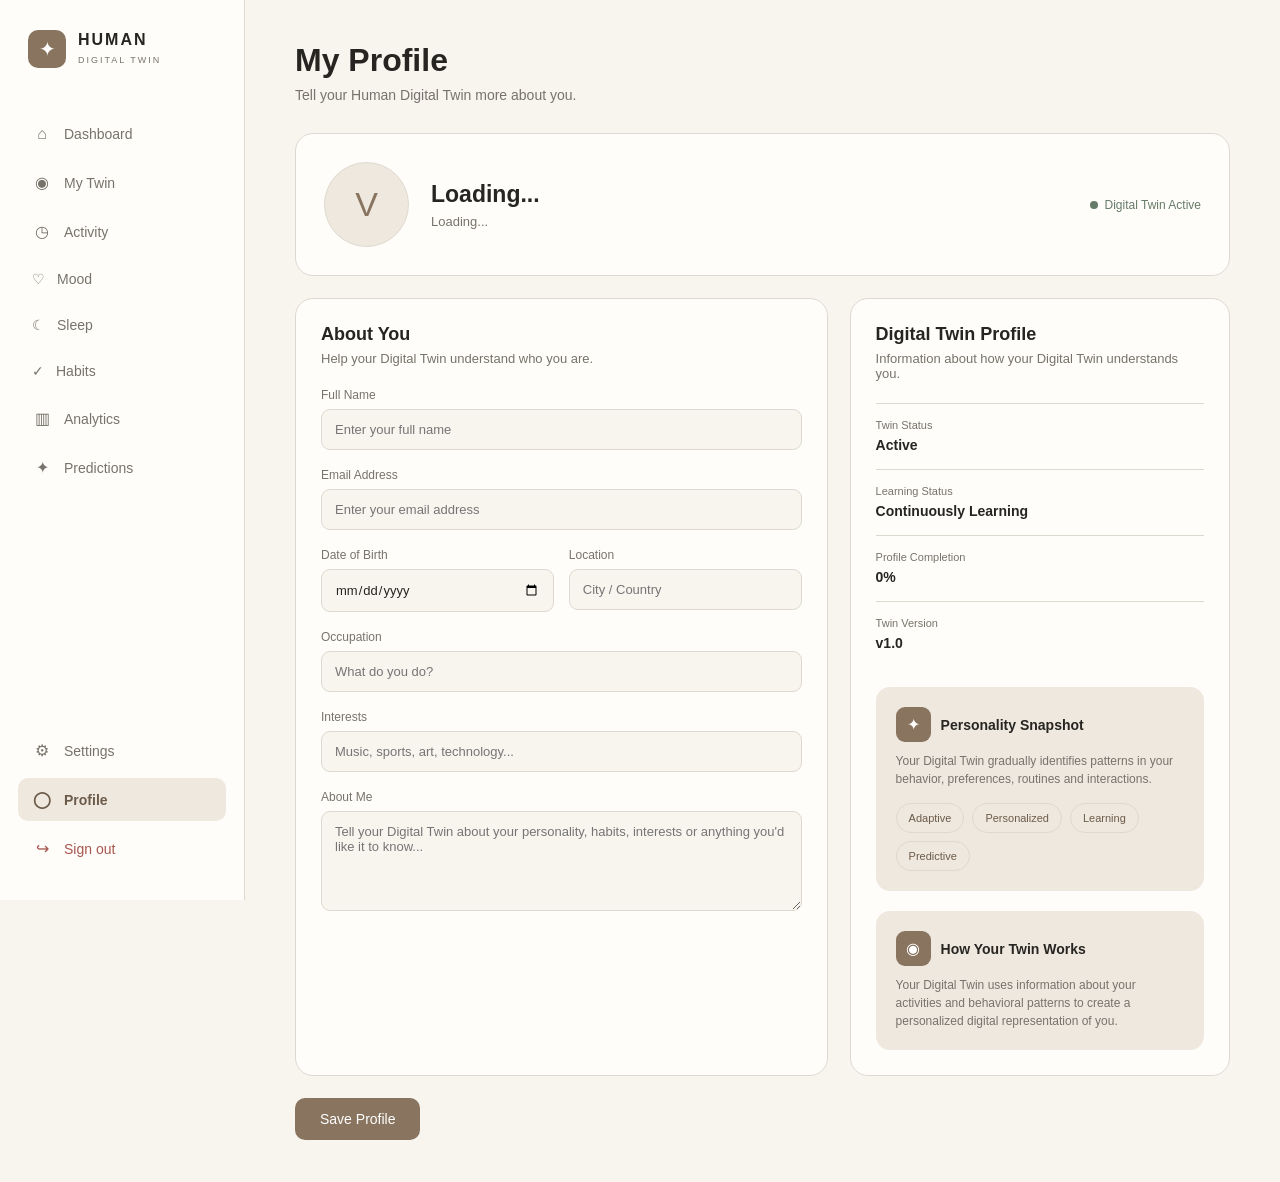
<file: profile.html>
<!DOCTYPE html>
<html lang="en">

<head>

    <meta charset="UTF-8">
    <meta name="viewport" content="width=device-width, initial-scale=1.0">

    <title>Human Digital Twin - Profile</title>

    <style>

        :root {
            --cream: #f8f5ef;
            --paper: #fffdf9;
            --ink: #272521;
            --muted: #77736c;
            --line: #ded9d0;
            --accent: #88745f;
            --accent-dark: #6d5b49;
            --soft: #eee8df;
            --success: #667b68;
            --danger: #a85650;
        }

        * {
            margin: 0;
            padding: 0;
            box-sizing: border-box;
        }

        body {
            font-family: Arial, Helvetica, sans-serif;
            background: var(--cream);
            color: var(--ink);
        }

        .sidebar {
            width: 245px;
            height: 100vh;
            position: fixed;
            left: 0;
            top: 0;
            background: var(--paper);
            border-right: 1px solid var(--line);
            padding: 30px 18px;
            display: flex;
            flex-direction: column;
        }

        .logo {
            display: flex;
            align-items: center;
            gap: 12px;
            padding: 0 10px;
            margin-bottom: 45px;
        }

        .logo-mark {
            width: 38px;
            height: 38px;
            border-radius: 10px;
            background: var(--accent);
            color: white;
            display: flex;
            align-items: center;
            justify-content: center;
            font-size: 20px;
        }

        .logo h2 {
            font-size: 16px;
            letter-spacing: 2px;
        }

        .logo span {
            font-size: 9px;
            letter-spacing: 2px;
            color: var(--muted);
        }

        .navigation {
            display: flex;
            flex-direction: column;
            gap: 6px;
        }

        .nav-link {
            text-decoration: none;
            color: var(--muted);
            padding: 12px 14px;
            border-radius: 10px;
            display: flex;
            align-items: center;
            gap: 12px;
            font-size: 14px;
            transition: 0.2s;
        }

        .nav-link:hover {
            background: var(--soft);
            color: var(--ink);
        }

        .nav-link.active {
            background: var(--soft);
            color: var(--accent-dark);
            font-weight: 600;
        }

        .nav-icon {
            width: 20px;
            text-align: center;
            font-size: 16px;
        }

        .sidebar-bottom {
            margin-top: auto;
            display: flex;
            flex-direction: column;
            gap: 6px;
        }

        .sign-out {
            color: var(--danger);
        }

        .main {
            margin-left: 245px;
            padding: 42px 50px;
            min-height: 100vh;
        }

        .page-header {
            margin-bottom: 30px;
        }

        .page-header h1 {
            font-size: 32px;
            margin-bottom: 8px;
        }

        .page-header p {
            color: var(--muted);
            font-size: 14px;
        }

        .profile-header {
            background: var(--paper);
            border: 1px solid var(--line);
            border-radius: 18px;
            padding: 28px;
            display: flex;
            align-items: center;
            gap: 22px;
            max-width: 1100px;
            margin-bottom: 22px;
        }

        .avatar {
            width: 85px;
            height: 85px;
            border-radius: 50%;
            background: var(--soft);
            border: 1px solid var(--line);
            display: flex;
            align-items: center;
            justify-content: center;
            font-size: 34px;
            color: var(--accent);
            flex-shrink: 0;
        }

        .profile-name h2 {
            font-size: 23px;
            margin-bottom: 6px;
        }

        .profile-name p {
            color: var(--muted);
            font-size: 13px;
        }

        .status {
            margin-left: auto;
            display: flex;
            align-items: center;
            gap: 7px;
            font-size: 12px;
            color: var(--success);
        }

        .status-dot {
            width: 8px;
            height: 8px;
            border-radius: 50%;
            background: var(--success);
        }

        .profile-grid {
            display: grid;
            grid-template-columns: 1.4fr 1fr;
            gap: 22px;
            max-width: 1100px;
        }

        .card {
            background: var(--paper);
            border: 1px solid var(--line);
            border-radius: 18px;
            padding: 25px;
        }

        .card h2 {
            font-size: 18px;
            margin-bottom: 6px;
        }

        .card-description {
            color: var(--muted);
            font-size: 13px;
            margin-bottom: 22px;
        }

        .form-group {
            margin-bottom: 18px;
        }

        .form-group label {
            display: block;
            font-size: 12px;
            color: var(--muted);
            margin-bottom: 7px;
        }

        .form-group input,
        .form-group textarea {
            width: 100%;
            padding: 12px 13px;
            border: 1px solid var(--line);
            border-radius: 9px;
            background: var(--cream);
            color: var(--ink);
            font-family: inherit;
            font-size: 13px;
            outline: none;
        }

        .form-group input:focus,
        .form-group textarea:focus {
            border-color: var(--accent);
        }

        .form-group textarea {
            resize: vertical;
            min-height: 100px;
        }

        .form-row {
            display: grid;
            grid-template-columns: 1fr 1fr;
            gap: 15px;
        }

        .info-item {
            padding: 15px 0;
            border-top: 1px solid var(--line);
        }

        .info-item:first-child {
            border-top: none;
            padding-top: 0;
        }

        .info-item span {
            display: block;
            font-size: 11px;
            color: var(--muted);
            margin-bottom: 5px;
        }

        .info-item strong {
            font-size: 14px;
        }

        .twin-box {
            background: var(--soft);
            border-radius: 14px;
            padding: 20px;
            margin-top: 20px;
        }

        .twin-title {
            display: flex;
            align-items: center;
            gap: 10px;
            margin-bottom: 10px;
        }

        .twin-icon {
            width: 35px;
            height: 35px;
            background: var(--accent);
            color: white;
            border-radius: 9px;
            display: flex;
            align-items: center;
            justify-content: center;
        }

        .twin-title h3 {
            font-size: 14px;
        }

        .twin-box p {
            color: var(--muted);
            font-size: 12px;
            line-height: 1.5;
        }

        .traits {
            display: flex;
            flex-wrap: wrap;
            gap: 8px;
            margin-top: 15px;
        }

        .trait {
            background: var(--soft);
            border: 1px solid var(--line);
            padding: 8px 12px;
            border-radius: 20px;
            font-size: 11px;
            color: var(--accent-dark);
        }

        .button-area {
            max-width: 1100px;
            margin-top: 22px;
            display: flex;
            align-items: center;
            gap: 15px;
        }

        .save-btn {
            background: var(--accent);
            color: white;
            border: none;
            padding: 13px 25px;
            border-radius: 10px;
            cursor: pointer;
            font-size: 14px;
            transition: 0.2s;
        }

        .save-btn:hover {
            background: var(--accent-dark);
        }

        .message {
            color: var(--success);
            font-size: 13px;
            opacity: 0;
            transition: 0.3s;
        }

        .message.show {
            opacity: 1;
        }

        @media (max-width: 900px) {

            .profile-grid {
                grid-template-columns: 1fr;
            }

        }

        @media (max-width: 700px) {

            .sidebar {
                width: 100%;
                height: auto;
                position: relative;
                border-right: none;
                border-bottom: 1px solid var(--line);
            }

            .navigation {
                flex-direction: row;
                flex-wrap: wrap;
            }

            .sidebar-bottom {
                margin-top: 15px;
            }

            .main {
                margin-left: 0;
                padding: 30px 20px;
            }

            .profile-header {
                flex-wrap: wrap;
            }

            .status {
                margin-left: 0;
                width: 100%;
            }

            .form-row {
                grid-template-columns: 1fr;
            }

        }

    </style>

</head>

<body>

<aside class="sidebar">

    <div class="logo">

        <div class="logo-mark">
            ✦
        </div>

        <div>

            <h2>HUMAN</h2>

            <span>
                DIGITAL TWIN
            </span>

        </div>

    </div>

    <nav class="navigation">

        <a href="index.html" class="nav-link">
            <span class="nav-icon">⌂</span>
            Dashboard
        </a>

        <a href="my-twin.html" class="nav-link">
            <span class="nav-icon">◉</span>
            My Twin
        </a>

        <a href="activity.html" class="nav-link">
            <span class="nav-icon">◷</span>
            Activity
        </a>

        <a href="mood.html" class="nav-link">
            <span>♡</span>
            Mood
        </a>

        <a href="sleep.html" class="nav-link"><span>☾</span>Sleep</a>

        <a href="habits.html" class="nav-link">
            <span>✓</span>
            Habits
        </a>

        <a href="analytics.html" class="nav-link">
            <span class="nav-icon">▥</span>
            Analytics
        </a>

        <a href="predictions.html" class="nav-link">
            <span class="nav-icon">✦</span>
            Predictions
        </a>

    </nav>

    <div class="sidebar-bottom">

        <a href="settings.html" class="nav-link">
            <span class="nav-icon">⚙</span>
            Settings
        </a>

        <a href="profile.html" class="nav-link active">
            <span class="nav-icon">◯</span>
            Profile
        </a>

        <a href="login.html" class="nav-link sign-out">
            <span class="nav-icon">↪</span>
            Sign out
        </a>

    </div>

</aside>

<main class="main">

    <div class="page-header">

        <h1>My Profile</h1>

        <p>
            Tell your Human Digital Twin more about you.
        </p>

    </div>

    <section class="profile-header">

        <div class="avatar" id="avatar">
            V
        </div>

        <div class="profile-name">

            <h2 id="profileName">
                Loading...
            </h2>

            <p id="profileEmail">
                Loading...
            </p>

        </div>

        <div class="status">

            <span class="status-dot"></span>

            Digital Twin Active

        </div>

    </section>

    <div class="profile-grid">

        <section class="card">

            <h2>About You</h2>

            <p class="card-description">
                Help your Digital Twin understand who you are.
            </p>

            <div class="form-group">

                <label for="name">
                    Full Name
                </label>

                <input
                    type="text"
                    id="name"
                    placeholder="Enter your full name"
                >

            </div>

            <div class="form-group">

                <label for="email">
                    Email Address
                </label>

                <input
                    type="email"
                    id="email"
                    placeholder="Enter your email address"
                >

            </div>

            <div class="form-row">

                <div class="form-group">

                    <label for="dob">
                        Date of Birth
                    </label>

                    <input
                        type="date"
                        id="dob"
                    >

                </div>

                <div class="form-group">

                    <label for="location">
                        Location
                    </label>

                    <input
                        type="text"
                        id="location"
                        placeholder="City / Country"
                    >

                </div>

            </div>

            <div class="form-group">

                <label for="occupation">
                    Occupation
                </label>

                <input
                    type="text"
                    id="occupation"
                    placeholder="What do you do?"
                >

            </div>

            <div class="form-group">

                <label for="interests">
                    Interests
                </label>

                <input
                    type="text"
                    id="interests"
                    placeholder="Music, sports, art, technology..."
                >

            </div>

            <div class="form-group">

                <label for="about">
                    About Me
                </label>

                <textarea
                    id="about"
                    placeholder="Tell your Digital Twin about your personality, habits, interests or anything you'd like it to know..."
                ></textarea>

            </div>

        </section>

        <section class="card">

            <h2>Digital Twin Profile</h2>

            <p class="card-description">
                Information about how your Digital Twin understands you.
            </p>

            <div class="info-item">

                <span>
                    Twin Status
                </span>

                <strong>
                    Active
                </strong>

            </div>

            <div class="info-item">

                <span>
                    Learning Status
                </span>

                <strong>
                    Continuously Learning
                </strong>

            </div>

            <div class="info-item">

                <span>
                    Profile Completion
                </span>

                <strong id="completion">
                    0%
                </strong>

            </div>

            <div class="info-item">

                <span>
                    Twin Version
                </span>

                <strong>
                    v1.0
                </strong>

            </div>

            <div class="twin-box">

                <div class="twin-title">

                    <div class="twin-icon">
                        ✦
                    </div>

                    <h3>
                        Personality Snapshot
                    </h3>

                </div>

                <p>
                    Your Digital Twin gradually identifies
                    patterns in your behavior, preferences,
                    routines and interactions.
                </p>

                <div class="traits">

                    <span class="trait">
                        Adaptive
                    </span>

                    <span class="trait">
                        Personalized
                    </span>

                    <span class="trait">
                        Learning
                    </span>

                    <span class="trait">
                        Predictive
                    </span>

                </div>

            </div>

            <div class="twin-box">

                <div class="twin-title">

                    <div class="twin-icon">
                        ◉
                    </div>

                    <h3>
                        How Your Twin Works
                    </h3>

                </div>

                <p>
                    Your Digital Twin uses information about
                    your activities and behavioral patterns
                    to create a personalized digital
                    representation of you.
                </p>

            </div>

        </section>

    </div>

    <div class="button-area">

        <button
            class="save-btn"
            onclick="saveProfile()"
        >
            Save Profile
        </button>

        <span
            class="message"
            id="message"
        >
            ✓ Profile saved successfully
        </span>

    </div>

</main>

<script>

let userId = null;
let currentProfile = null;

async function loadProfile() {

    userId = localStorage.getItem("userId");

    if (!userId) {

        console.log("No user ID found.");

        return;
    }

    try {

        const twinResponse = await fetch(
            `http://localhost:8080/api/twin/${userId}`
        );

        if (!twinResponse.ok) {

            throw new Error(
                "Could not load user data."
            );
        }

        const twinData =
            await twinResponse.json();

        if (twinData.user) {

            document.getElementById("name").value =
                twinData.user.name || "";

            document.getElementById("email").value =
                twinData.user.email || "";

            updateProfilePreview(
                twinData.user.name,
                twinData.user.email
            );

        }

        const profileResponse = await fetch(
            `http://localhost:8080/api/profiles/user/${userId}`
        );

        if (profileResponse.ok) {

            currentProfile =
                await profileResponse.json();

            populateProfile(
                currentProfile
            );

        }

        calculateCompletion();

        console.log(
            "Profile loaded from backend:",
            twinData,
            currentProfile
        );

    } catch (error) {

        console.error(
            "Profile loading error:",
            error
        );

    }
}

function populateProfile(profile) {

    document.getElementById("location").value =
        profile.location || "";

    document.getElementById("occupation").value =
        profile.occupation || "";

    document.getElementById("interests").value =
        profile.interests || "";

    document.getElementById("about").value =
        profile.about || "";

    if (profile.age) {

        const age = parseInt(profile.age);

        if (!isNaN(age)) {

            const today = new Date();

            const estimatedBirthYear =
                today.getFullYear() - age;

            document.getElementById("dob").value =
                estimatedBirthYear +
                "-01-01";
        }
    }

    calculateCompletion();
}

function calculateAge(dateOfBirth) {

    if (!dateOfBirth) {
        return "";
    }

    const birthDate =
        new Date(dateOfBirth);

    const today =
        new Date();

    let age =
        today.getFullYear() -
        birthDate.getFullYear();

    const monthDifference =
        today.getMonth() -
        birthDate.getMonth();

    if (
        monthDifference < 0 ||
        (
            monthDifference === 0 &&
            today.getDate() < birthDate.getDate()
        )
    ) {
        age--;
    }

    return age;
}

async function saveProfile() {

    if (!userId) {

        alert(
            "No logged-in user found."
        );

        return;
    }

    const name =
        document.getElementById("name").value.trim();

    const email =
        document.getElementById("email").value.trim();

    const dob =
        document.getElementById("dob").value;

    const location =
        document.getElementById("location").value.trim();

    const occupation =
        document.getElementById("occupation").value.trim();

    const interests =
        document.getElementById("interests").value.trim();

    const about =
        document.getElementById("about").value.trim();

    if (!name || !email) {

        alert(
            "Name and email are required."
        );

        return;
    }

    try {

        const userResponse = await fetch(
            `http://localhost:8080/api/users/${userId}`,
            {
                method: "PUT",
                headers: {
                    "Content-Type":
                        "application/json"
                },
                body: JSON.stringify({
                    name: name,
                    email: email
                })
            }
        );

        if (!userResponse.ok) {

            const errorData =
                await userResponse.json();

            throw new Error(
                errorData.message ||
                "Could not update user."
            );
        }

        const age =
            calculateAge(dob);

        const profileData = {

            age:
                age ? String(age) : "",

            occupation:
                occupation,

            location:
                location,

            hobbies:
                currentProfile &&
                currentProfile.hobbies
                    ? currentProfile.hobbies
                    : "Music",

            goals:
                currentProfile &&
                currentProfile.goals
                    ? currentProfile.goals
                    : "Build my career",

            interests:
                interests,

            about:
                about,

            user: {
                id:
                    Number(userId)
            }
        };

        const profileResponse = await fetch(
            "http://localhost:8080/api/profiles",
            {
                method: "POST",
                headers: {
                    "Content-Type":
                        "application/json"
                },
                body:
                    JSON.stringify(profileData)
            }
        );

        if (!profileResponse.ok) {

            const errorData =
                await profileResponse.json();

            throw new Error(
                errorData.message ||
                "Could not save profile."
            );
        }

        currentProfile =
            await profileResponse.json();

        localStorage.setItem(
            "userName",
            name
        );

        localStorage.setItem(
            "userEmail",
            email
        );

        updateProfilePreview(
            name,
            email
        );

        calculateCompletion();

        const message =
            document.getElementById("message");

        message.textContent =
            "✓ Profile saved to database";

        message.classList.add("show");

        setTimeout(() => {

            message.classList.remove(
                "show"
            );

        }, 2500);

        console.log(
            "Profile saved to backend:",
            currentProfile
        );

    } catch (error) {

        console.error(
            "Profile save error:",
            error
        );

        alert(
            "Could not save profile: " +
            error.message
        );
    }
}

function updateProfilePreview(
    name,
    email
) {

    const profileName =
        document.getElementById(
            "profileName"
        );

    const profileEmail =
        document.getElementById(
            "profileEmail"
        );

    const avatar =
        document.getElementById(
            "avatar"
        );

    if (profileName) {

        profileName.textContent =
            name || "Your Name";
    }

    if (profileEmail) {

        profileEmail.textContent =
            email ||
            "your.email@example.com";
    }

    if (avatar) {

        avatar.textContent =
            name
                ? name.charAt(0).toUpperCase()
                : "V";
    }
}

function updateLivePreview() {

    const name =
        document.getElementById(
            "name"
        ).value;

    const email =
        document.getElementById(
            "email"
        ).value;

    updateProfilePreview(
        name,
        email
    );

    calculateCompletion();
}

function calculateCompletion() {

    const fields = [

        document.getElementById(
            "name"
        ).value,

        document.getElementById(
            "email"
        ).value,

        document.getElementById(
            "dob"
        ).value,

        document.getElementById(
            "location"
        ).value,

        document.getElementById(
            "occupation"
        ).value,

        document.getElementById(
            "interests"
        ).value,

        document.getElementById(
            "about"
        ).value

    ];

    const completed =
        fields.filter(
            field =>
                field.trim() !== ""
        ).length;

    const percentage =
        Math.round(
            (
                completed /
                fields.length
            ) * 100
        );

    document.getElementById(
        "completion"
    ).textContent =
        percentage + "%";
}

document
    .getElementById("name")
    .addEventListener(
        "input",
        updateLivePreview
    );

document
    .getElementById("email")
    .addEventListener(
        "input",
        updateLivePreview
    );

document
    .getElementById("dob")
    .addEventListener(
        "change",
        calculateCompletion
    );

document
    .getElementById("location")
    .addEventListener(
        "input",
        calculateCompletion
    );

document
    .getElementById("occupation")
    .addEventListener(
        "input",
        calculateCompletion
    );

document
    .getElementById("interests")
    .addEventListener(
        "input",
        calculateCompletion
    );

document
    .getElementById("about")
    .addEventListener(
        "input",
        calculateCompletion
    );

window.addEventListener(
    "load",
    loadProfile
);

</script>

</body>
</html>
</file>
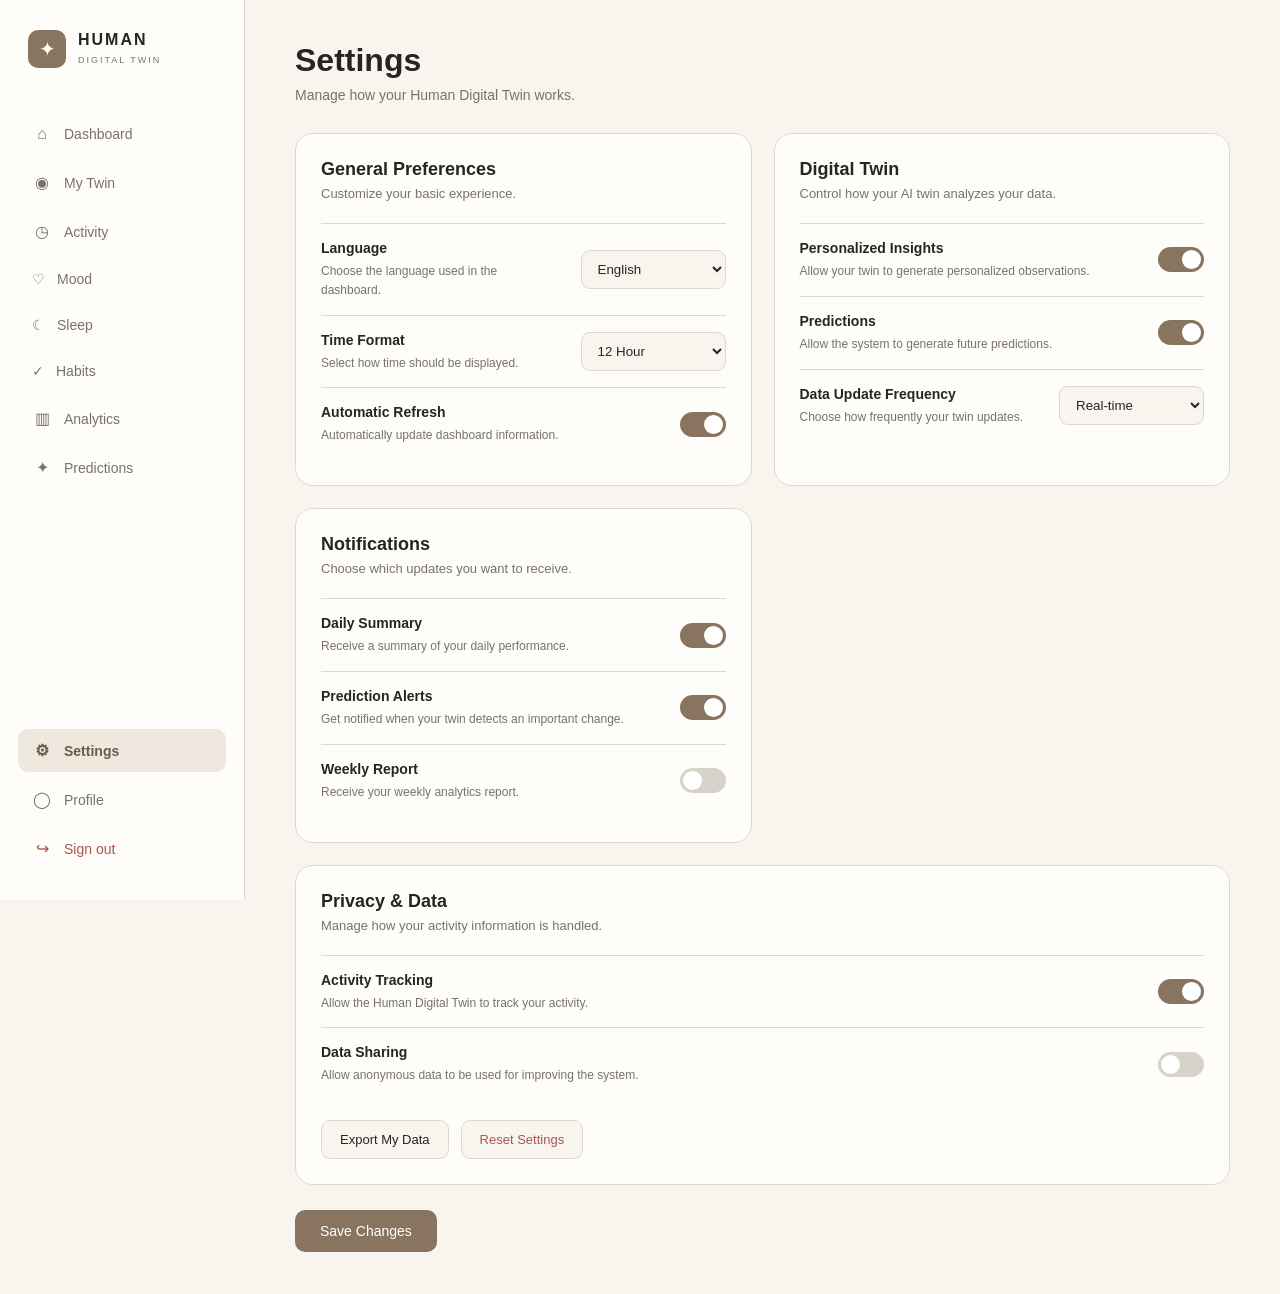
<file: settings.html>
<!DOCTYPE html>
<html lang="en">

<head>
    <meta charset="UTF-8">
    <meta name="viewport" content="width=device-width, initial-scale=1.0">

    <title>Human Digital Twin - Settings</title>

    <style>

        :root {
            --cream: #f8f5ef;
            --paper: #fffdf9;
            --ink: #272521;
            --muted: #77736c;
            --line: #ded9d0;
            --accent: #88745f;
            --accent-dark: #6d5b49;
            --soft: #eee8df;
            --success: #667b68;
            --danger: #a85650;
        }

        * {
            margin: 0;
            padding: 0;
            box-sizing: border-box;
        }

        body {
            font-family: Arial, Helvetica, sans-serif;
            background: var(--cream);
            color: var(--ink);
        }

        /* ================= SIDEBAR ================= */

        .sidebar {
            width: 245px;
            height: 100vh;
            position: fixed;
            left: 0;
            top: 0;

            background: var(--paper);
            border-right: 1px solid var(--line);

            padding: 30px 18px;

            display: flex;
            flex-direction: column;
        }

        .logo {
            display: flex;
            align-items: center;
            gap: 12px;

            padding: 0 10px;
            margin-bottom: 45px;
        }

        .logo-mark {
            width: 38px;
            height: 38px;

            border-radius: 10px;

            background: var(--accent);
            color: white;

            display: flex;
            align-items: center;
            justify-content: center;

            font-size: 20px;
        }

        .logo h2 {
            font-size: 16px;
            letter-spacing: 2px;
        }

        .logo span {
            font-size: 9px;
            letter-spacing: 2px;
            color: var(--muted);
        }

        .navigation {
            display: flex;
            flex-direction: column;
            gap: 6px;
        }

        .nav-link {
            text-decoration: none;
            color: var(--muted);

            padding: 12px 14px;
            border-radius: 10px;

            display: flex;
            align-items: center;
            gap: 12px;

            font-size: 14px;

            transition: 0.2s;
        }

        .nav-link:hover {
            background: var(--soft);
            color: var(--ink);
        }

        .nav-link.active {
            background: var(--soft);
            color: var(--accent-dark);
            font-weight: 600;
        }

        .nav-icon {
            width: 20px;
            text-align: center;
            font-size: 16px;
        }

        .sidebar-bottom {
            margin-top: auto;

            display: flex;
            flex-direction: column;
            gap: 6px;
        }

        .sign-out {
            color: var(--danger);
        }

        /* ================= MAIN ================= */

        .main {
            margin-left: 245px;
            padding: 42px 50px;
            min-height: 100vh;
        }

        .page-header {
            margin-bottom: 30px;
        }

        .page-header h1 {
            font-size: 32px;
            margin-bottom: 8px;
        }

        .page-header p {
            color: var(--muted);
            font-size: 14px;
        }

        /* ================= SETTINGS GRID ================= */

        .settings-grid {
            display: grid;
            grid-template-columns: repeat(2, 1fr);
            gap: 22px;
            max-width: 1100px;
        }

        .settings-card {
            background: var(--paper);
            border: 1px solid var(--line);
            border-radius: 18px;

            padding: 25px;
        }

        .settings-card h2 {
            font-size: 18px;
            margin-bottom: 6px;
        }

        .settings-card > p {
            color: var(--muted);
            font-size: 13px;
            margin-bottom: 22px;
        }

        /* ================= SETTING ROW ================= */

        .setting-row {
            display: flex;
            align-items: center;
            justify-content: space-between;

            padding: 16px 0;
            border-top: 1px solid var(--line);

            gap: 20px;
        }

        .setting-info {
            flex: 1;
        }

        .setting-info h3 {
            font-size: 14px;
            margin-bottom: 5px;
            font-weight: 600;
        }

        .setting-info span {
            font-size: 12px;
            color: var(--muted);
            line-height: 1.4;
        }

        /* ================= SELECT ================= */

        select {
            min-width: 145px;

            padding: 10px 12px;

            border: 1px solid var(--line);
            border-radius: 9px;

            background: var(--cream);
            color: var(--ink);

            outline: none;
            cursor: pointer;
        }

        select:focus {
            border-color: var(--accent);
        }

        /* ================= TOGGLE ================= */

        .toggle {
            position: relative;

            width: 46px;
            height: 25px;

            flex-shrink: 0;
        }

        .toggle input {
            opacity: 0;
            width: 0;
            height: 0;
        }

        .slider {
            position: absolute;

            cursor: pointer;

            inset: 0;

            background: #d7d2ca;

            border-radius: 30px;

            transition: 0.25s;
        }

        .slider::before {
            content: "";

            position: absolute;

            height: 19px;
            width: 19px;

            left: 3px;
            top: 3px;

            background: white;

            border-radius: 50%;

            transition: 0.25s;
        }

        .toggle input:checked + .slider {
            background: var(--accent);
        }

        .toggle input:checked + .slider::before {
            transform: translateX(21px);
        }

        /* ================= PRIVACY ================= */

        .privacy-card {
            grid-column: span 2;
        }

        .data-buttons {
            display: flex;
            gap: 12px;
            margin-top: 20px;
        }

        .btn {
            padding: 11px 18px;

            border-radius: 9px;

            border: 1px solid var(--line);

            background: var(--cream);

            color: var(--ink);

            cursor: pointer;

            font-size: 13px;

            transition: 0.2s;
        }

        .btn:hover {
            background: var(--soft);
        }

        .btn-danger {
            color: var(--danger);
        }

        /* ================= SAVE ================= */

        .save-area {
            max-width: 1100px;

            margin-top: 25px;

            display: flex;
            align-items: center;
            gap: 15px;
        }

        .save-btn {
            background: var(--accent);
            color: white;

            border: none;

            padding: 13px 25px;

            border-radius: 10px;

            cursor: pointer;

            font-size: 14px;

            transition: 0.2s;
        }

        .save-btn:hover {
            background: var(--accent-dark);
        }

        .save-message {
            font-size: 13px;
            color: var(--success);

            opacity: 0;

            transition: 0.3s;
        }

        .save-message.show {
            opacity: 1;
        }

        /* ================= RESPONSIVE ================= */

        @media (max-width: 900px) {

            .settings-grid {
                grid-template-columns: 1fr;
            }

            .privacy-card {
                grid-column: span 1;
            }

        }

        @media (max-width: 700px) {

            .sidebar {
                width: 100%;
                height: auto;

                position: relative;

                border-right: none;
                border-bottom: 1px solid var(--line);
            }

            .navigation {
                flex-direction: row;
                flex-wrap: wrap;
            }

            .sidebar-bottom {
                margin-top: 15px;
            }

            .main {
                margin-left: 0;
                padding: 30px 20px;
            }

        }

    </style>
</head>


<body>

    <!-- ================= SIDEBAR ================= -->

    <aside class="sidebar">

        <div class="logo">

            <div class="logo-mark">
                ✦
            </div>

            <div>
                <h2>HUMAN</h2>
                <span>DIGITAL TWIN</span>
            </div>

        </div>


        <nav class="navigation">

            <a href="index.html" class="nav-link">
                <span class="nav-icon">⌂</span>
                Dashboard
            </a>

            <a href="my-twin.html" class="nav-link">
                <span class="nav-icon">◉</span>
                My Twin
            </a>

            <a href="activity.html" class="nav-link">
                <span class="nav-icon">◷</span>
                Activity
            </a>

            <a href="mood.html" class="nav-link">
                <span>♡</span>
                Mood
            </a>

            <a href="sleep.html" class="nav-link"><span>☾</span>Sleep</a>

            <a href="habits.html" class="nav-link">
                <span>✓</span>
                Habits
            </a>

            <a href="analytics.html" class="nav-link">
                <span class="nav-icon">▥</span>
                Analytics
            </a>

            <a href="predictions.html" class="nav-link">
                <span class="nav-icon">✦</span>
                Predictions
            </a>

        </nav>


        <div class="sidebar-bottom">

            <a href="settings.html" class="nav-link active">
                <span class="nav-icon">⚙</span>
                Settings
            </a>

            <a href="profile.html" class="nav-link">
                <span class="nav-icon">◯</span>
                Profile
            </a>

            <a href="login.html" class="nav-link sign-out">
                <span class="nav-icon">↪</span>
                Sign out
            </a>

        </div>

    </aside>


    <!-- ================= MAIN ================= -->

    <main class="main">

        <div class="page-header">

            <h1>Settings</h1>

            <p>
                Manage how your Human Digital Twin works.
            </p>

        </div>


        <div class="settings-grid">


            <!-- ================= GENERAL ================= -->

            <section class="settings-card">

                <h2>General Preferences</h2>

                <p>
                    Customize your basic experience.
                </p>


                <div class="setting-row">

                    <div class="setting-info">

                        <h3>Language</h3>

                        <span>
                            Choose the language used in the dashboard.
                        </span>

                    </div>

                    <select id="language">

                        <option value="english">
                            English
                        </option>

                        <option value="tamil">
                            Tamil
                        </option>

                        <option value="hindi">
                            Hindi
                        </option>

                    </select>

                </div>


                <div class="setting-row">

                    <div class="setting-info">

                        <h3>Time Format</h3>

                        <span>
                            Select how time should be displayed.
                        </span>

                    </div>

                    <select id="timeFormat">

                        <option value="12">
                            12 Hour
                        </option>

                        <option value="24">
                            24 Hour
                        </option>

                    </select>

                </div>


                <div class="setting-row">

                    <div class="setting-info">

                        <h3>Automatic Refresh</h3>

                        <span>
                            Automatically update dashboard information.
                        </span>

                    </div>

                    <label class="toggle">

                        <input
                            type="checkbox"
                            id="autoRefresh"
                            checked
                        >

                        <span class="slider"></span>

                    </label>

                </div>

            </section>


            <!-- ================= DIGITAL TWIN ================= -->

            <section class="settings-card">

                <h2>Digital Twin</h2>

                <p>
                    Control how your AI twin analyzes your data.
                </p>


                <div class="setting-row">

                    <div class="setting-info">

                        <h3>Personalized Insights</h3>

                        <span>
                            Allow your twin to generate personalized observations.
                        </span>

                    </div>

                    <label class="toggle">

                        <input
                            type="checkbox"
                            id="personalizedInsights"
                            checked
                        >

                        <span class="slider"></span>

                    </label>

                </div>


                <div class="setting-row">

                    <div class="setting-info">

                        <h3>Predictions</h3>

                        <span>
                            Allow the system to generate future predictions.
                        </span>

                    </div>

                    <label class="toggle">

                        <input
                            type="checkbox"
                            id="predictions"
                            checked
                        >

                        <span class="slider"></span>

                    </label>

                </div>


                <div class="setting-row">

                    <div class="setting-info">

                        <h3>Data Update Frequency</h3>

                        <span>
                            Choose how frequently your twin updates.
                        </span>

                    </div>

                    <select id="updateFrequency">

                        <option value="realtime">
                            Real-time
                        </option>

                        <option value="hourly">
                            Every Hour
                        </option>

                        <option value="daily">
                            Daily
                        </option>

                    </select>

                </div>

            </section>


            <!-- ================= NOTIFICATIONS ================= -->

            <section class="settings-card">

                <h2>Notifications</h2>

                <p>
                    Choose which updates you want to receive.
                </p>


                <div class="setting-row">

                    <div class="setting-info">

                        <h3>Daily Summary</h3>

                        <span>
                            Receive a summary of your daily performance.
                        </span>

                    </div>

                    <label class="toggle">

                        <input
                            type="checkbox"
                            id="dailySummary"
                            checked
                        >

                        <span class="slider"></span>

                    </label>

                </div>


                <div class="setting-row">

                    <div class="setting-info">

                        <h3>Prediction Alerts</h3>

                        <span>
                            Get notified when your twin detects an important change.
                        </span>

                    </div>

                    <label class="toggle">

                        <input
                            type="checkbox"
                            id="predictionAlerts"
                            checked
                        >

                        <span class="slider"></span>

                    </label>

                </div>


                <div class="setting-row">

                    <div class="setting-info">

                        <h3>Weekly Report</h3>

                        <span>
                            Receive your weekly analytics report.
                        </span>

                    </div>

                    <label class="toggle">

                        <input
                            type="checkbox"
                            id="weeklyReport"
                        >

                        <span class="slider"></span>

                    </label>

                </div>

            </section>


            <!-- ================= PRIVACY ================= -->

            <section class="settings-card privacy-card">

                <h2>Privacy & Data</h2>

                <p>
                    Manage how your activity information is handled.
                </p>


                <div class="setting-row">

                    <div class="setting-info">

                        <h3>Activity Tracking</h3>

                        <span>
                            Allow the Human Digital Twin to track your activity.
                        </span>

                    </div>

                    <label class="toggle">

                        <input
                            type="checkbox"
                            id="activityTracking"
                            checked
                        >

                        <span class="slider"></span>

                    </label>

                </div>


                <div class="setting-row">

                    <div class="setting-info">

                        <h3>Data Sharing</h3>

                        <span>
                            Allow anonymous data to be used for improving the system.
                        </span>

                    </div>

                    <label class="toggle">

                        <input
                            type="checkbox"
                            id="dataSharing"
                        >

                        <span class="slider"></span>

                    </label>

                </div>


                <div class="data-buttons">

                    <button
                        class="btn"
                        onclick="exportData()"
                    >
                        Export My Data
                    </button>

                    <button
                        class="btn btn-danger"
                        onclick="clearSettings()"
                    >
                        Reset Settings
                    </button>

                </div>

            </section>

        </div>


        <!-- ================= SAVE ================= -->

        <div class="save-area">

            <button
                class="save-btn"
                onclick="saveSettings()"
            >
                Save Changes
            </button>

            <span
                class="save-message"
                id="saveMessage"
            >
                ✓ Settings saved successfully
            </span>

        </div>

    </main>


    <!-- ================= JAVASCRIPT ================= -->

    <script>

        /* --------------------------------
           SETTINGS ELEMENTS
        -------------------------------- */

        const settingIds = [
            "language",
            "timeFormat",
            "autoRefresh",
            "personalizedInsights",
            "predictions",
            "updateFrequency",
            "dailySummary",
            "predictionAlerts",
            "weeklyReport",
            "activityTracking",
            "dataSharing"
        ];


        /* --------------------------------
           SAVE SETTINGS
        -------------------------------- */

        function saveSettings() {

            const settings = {};

            settingIds.forEach(id => {

                const element = document.getElementById(id);

                if (element.type === "checkbox") {

                    settings[id] = element.checked;

                } else {

                    settings[id] = element.value;

                }

            });


            localStorage.setItem(
                "humanDigitalTwinSettings",
                JSON.stringify(settings)
            );


            const message = document.getElementById("saveMessage");

            message.classList.add("show");

            setTimeout(() => {

                message.classList.remove("show");

            }, 2500);

        }


        /* --------------------------------
           LOAD SETTINGS
        -------------------------------- */

        function loadSettings() {

            const saved = localStorage.getItem("humanDigitalTwinSettings");

            let settings = {};

            try {
                settings = saved ? JSON.parse(saved) : {};
            } catch (error) {
                console.error("Unable to load settings:", error);
                return;
            }

            settingIds.forEach(id => {

                const element = document.getElementById(id);

                if (!element || settings[id] === undefined) {
                    return;
                }

                if (element.type === "checkbox") {
                    element.checked = settings[id] === true;
                } else {
                    element.value = settings[id];
                }

            });

        }   


        /* --------------------------------
           EXPORT DATA
        -------------------------------- */

        function exportData() {

            const settings =
                localStorage.getItem("humanDigitalTwinSettings");


            const data = {

                project: "Human Digital Twin",

                settings: settings
                    ? JSON.parse(settings)
                    : {},

                exportedAt: new Date().toISOString()

            };


            const file =
                new Blob(
                    [JSON.stringify(data, null, 4)],
                    { type: "application/json" }
                );


            const url =
                URL.createObjectURL(file);


            const link =
                document.createElement("a");

            link.href = url;

            link.download =
                "human-digital-twin-data.json";

            link.click();


            URL.revokeObjectURL(url);

        }


        /* --------------------------------
           RESET SETTINGS
        -------------------------------- */

        function clearSettings() {

            const confirmation =
                confirm(
                    "Are you sure you want to reset your settings?"
                );


            if (!confirmation) {
                return;
            }


            localStorage.removeItem(
                "humanDigitalTwinSettings"
            );


            location.reload();

        }


        /* --------------------------------
           LOAD WHEN PAGE OPENS
        -------------------------------- */

        loadSettings();

    </script>

</body>

</html>
</file>
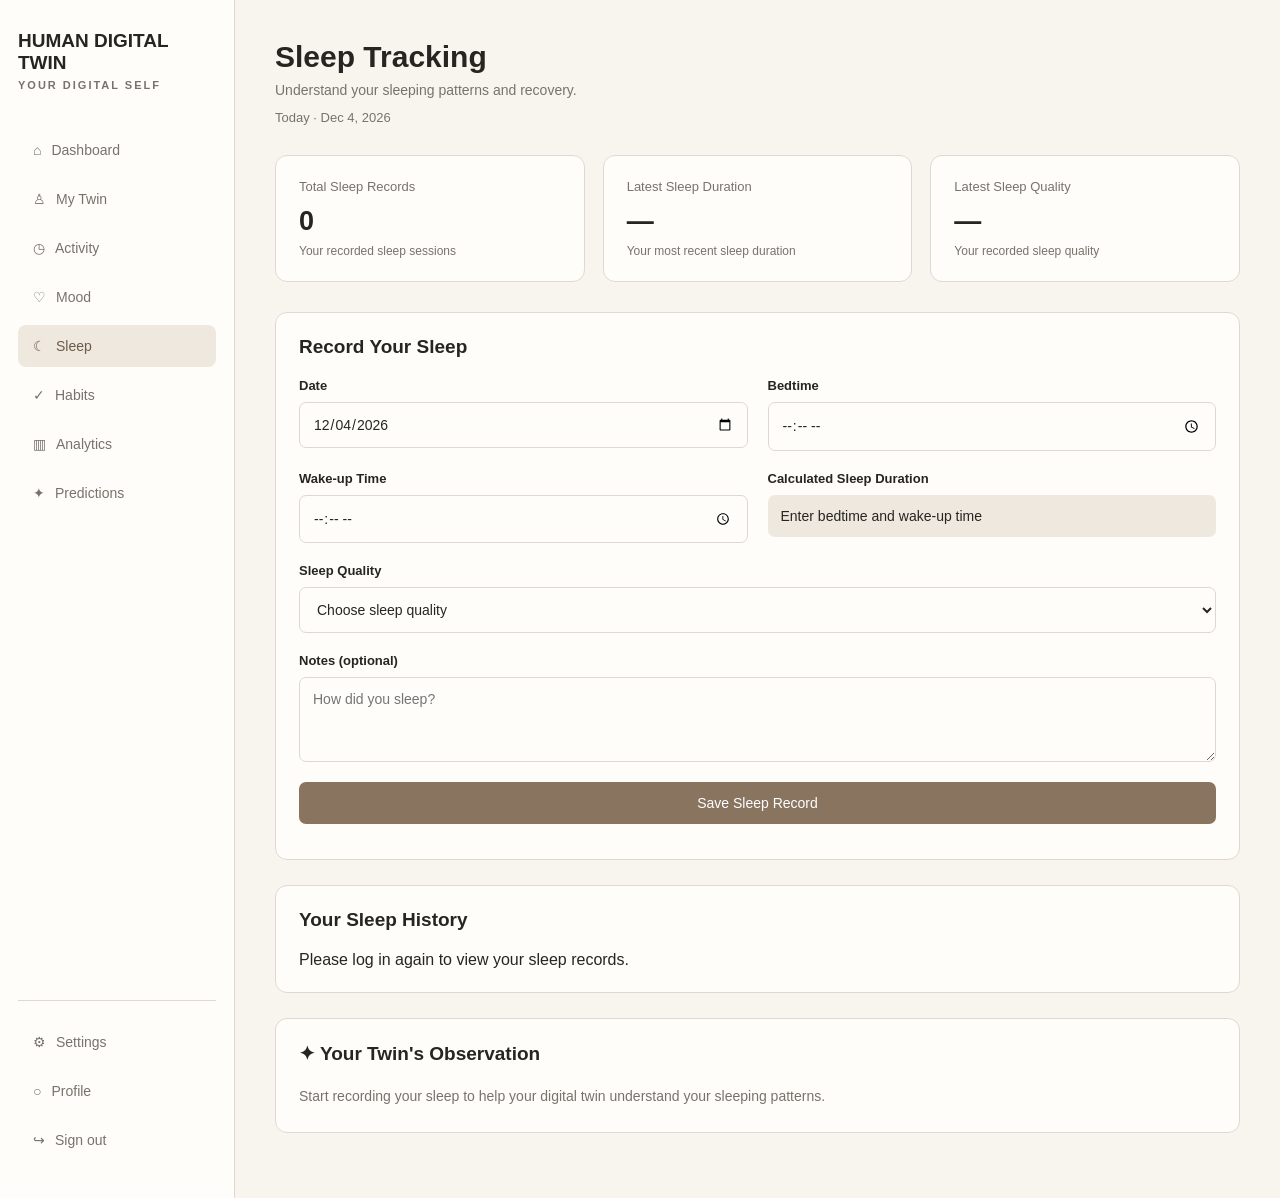
<file: sleep.html>
<!DOCTYPE html>
<html lang="en">
<head>
    <meta charset="UTF-8">
    <meta name="viewport" content="width=device-width, initial-scale=1.0">
    <title>Sleep Tracking | Human Digital Twin</title>
    <style>
        :root {
            --cream: #f8f5ef;
            --paper: #fffdf9;
            --ink: #272521;
            --muted: #77736c;
            --line: #ded9d0;
            --accent: #88745f;
            --accent-dark: #6d5b49;
            --soft: #eee8df;
        }

        * {
            margin: 0;
            padding: 0;
            box-sizing: border-box;
        }

        body {
            font-family: Arial, sans-serif;
            background: var(--cream);
            color: var(--ink);
        }

        .layout {
            display: flex;
            min-height: 100vh;
        }

        .sidebar {
            width: 235px;
            background: var(--paper);
            border-right: 1px solid var(--line);
            padding: 30px 18px;
            flex-shrink: 0;
            display: flex;
            flex-direction: column;
            min-height: 100vh;
        }

        .sidebar nav {
            display: flex;
            flex-direction: column;
            flex: 1;
        }

        .nav-bottom {
            margin-top: auto;
            padding-top: 20px;
            border-top: 1px solid var(--line);
        }

        .nav-link.signout {
            color: #c0392b;
        }

        .nav-link.signout:hover {
            background: #fbe9e7;
            color: #a93226;
        }

        .brand {
            font-size: 19px;
            font-weight: bold;
            margin-bottom: 38px;
        }

        .brand span {
            display: block;
            font-size: 11px;
            color: var(--muted);
            margin-top: 5px;
            letter-spacing: 2px;
        }

        .nav-link {
            display: block;
            padding: 13px 15px;
            margin-bottom: 7px;
            text-decoration: none;
            color: var(--muted);
            border-radius: 8px;
            font-size: 14px;
        }

        .nav-link span {
            margin-right: 10px;
        }

        .nav-link:hover,
        .nav-link.active {
            background: var(--soft);
            color: var(--accent-dark);
        }

        .main {
            flex: 1;
            padding: 40px;
            min-width: 0;
        }

        .top {
            margin-bottom: 30px;
        }

        .top p {
            color: var(--muted);
            margin-top: 8px;
            font-size: 14px;
        }

        h1 {
            font-size: 30px;
            font-weight: 600;
        }

        h2 {
            font-size: 19px;
            margin-bottom: 20px;
        }

        .date {
            color: var(--muted);
            font-size: 13px;
            margin-top: 12px;
        }

        .summary {
            display: grid;
            grid-template-columns: repeat(3, 1fr);
            gap: 18px;
            margin-bottom: 30px;
        }

        .card {
            background: var(--paper);
            border: 1px solid var(--line);
            border-radius: 12px;
            padding: 23px;
            margin-bottom: 25px;
        }

        .summary .card {
            margin-bottom: 0;
        }

        .summary-label {
            color: var(--muted);
            font-size: 13px;
        }

        .summary-value {
            font-size: 27px;
            font-weight: bold;
            margin: 12px 0 7px;
        }

        .summary-note {
            color: var(--muted);
            font-size: 12px;
        }

        .form-grid {
            display: grid;
            grid-template-columns: repeat(2, 1fr);
            gap: 20px;
        }

        .field {
            display: flex;
            flex-direction: column;
            gap: 9px;
        }

        label {
            font-size: 13px;
            font-weight: bold;
        }

        input,
        select,
        textarea {
            width: 100%;
            padding: 13px;
            border: 1px solid var(--line);
            border-radius: 7px;
            background: var(--paper);
            color: var(--ink);
            font-size: 14px;
            font-family: inherit;
        }

        textarea {
            resize: vertical;
            min-height: 85px;
        }

        .full {
            grid-column: 1 / -1;
        }

        .duration-box {
            background: var(--soft);
            padding: 13px;
            border-radius: 7px;
            font-size: 14px;
        }

        button {
            background: var(--accent);
            color: white;
            border: none;
            border-radius: 7px;
            padding: 13px 24px;
            cursor: pointer;
            font-size: 14px;
        }

        button:hover {
            background: var(--accent-dark);
        }

        #sleepFormMessage {
            font-size: 13px;
            color: var(--accent-dark);
            margin-top: 12px;
        }

        .sleep-item {
            border-bottom: 1px solid var(--line);
            padding: 17px 0;
        }

        .sleep-item:last-child {
            border-bottom: none;
        }

        .sleep-item h3 {
            font-size: 16px;
            margin-bottom: 8px;
        }

        .sleep-item p {
            color: var(--muted);
            font-size: 13px;
            margin-top: 5px;
            line-height: 1.6;
        }

        .insight {
            line-height: 1.7;
            color: var(--muted);
            font-size: 14px;
        }

        @media (max-width: 850px) {
            .layout {
                flex-direction: column;
            }

            .sidebar {
                width: 100%;
                border-right: none;
                border-bottom: 1px solid var(--line);
                padding: 18px;
            }

            .brand {
                margin-bottom: 15px;
            }

            .sidebar nav {
                display: flex;
                flex-wrap: wrap;
                gap: 5px;
            }

            .nav-link {
                margin: 0;
                padding: 10px;
            }

            .main {
                padding: 22px;
            }

            .summary {
                grid-template-columns: 1fr;
            }
        }

        @media (max-width: 550px) {
            .form-grid {
                grid-template-columns: 1fr;
            }

            .full {
                grid-column: auto;
            }
        }
    </style>
</head>

<body>
<div class="layout">

    <aside class="sidebar">
        <div class="brand">
            HUMAN DIGITAL TWIN
            <span>YOUR DIGITAL SELF</span>
        </div>

        <nav>
            <a href="index.html" class="nav-link"><span>⌂</span>Dashboard</a>
            <a href="my-twin.html" class="nav-link"><span>♙</span>My Twin</a>
            <a href="activity.html" class="nav-link"><span>◷</span>Activity</a>
            <a href="mood.html" class="nav-link"><span>♡</span>Mood</a>
            <a href="sleep.html" class="nav-link active"><span>☾</span>Sleep</a>
            <a href="habits.html" class="nav-link"><span>✓</span>Habits</a>
            <a href="analytics.html" class="nav-link"><span>▥</span>Analytics</a>
            <a href="predictions.html" class="nav-link"><span>✦</span>Predictions</a>
        </nav>

        <div class="nav-bottom">
            <a href="settings.html" class="nav-link"><span>⚙</span>Settings</a>
            <a href="profile.html" class="nav-link"><span>○</span>Profile</a>
            <a href="login.html" class="nav-link"><span>↪</span>Sign out</a>
        </div>
    </aside>

    <main class="main">

        <header class="top">
            <h1>Sleep Tracking</h1>
            <p>Understand your sleeping patterns and recovery.</p>
            <div class="date" id="todayDate"></div>
        </header>

        <section class="summary">
            <div class="card">
                <div class="summary-label">Total Sleep Records</div>
                <div class="summary-value" id="totalSleep">0</div>
                <div class="summary-note">Your recorded sleep sessions</div>
            </div>

            <div class="card">
                <div class="summary-label">Latest Sleep Duration</div>
                <div class="summary-value" id="latestDuration">—</div>
                <div class="summary-note">Your most recent sleep duration</div>
            </div>

            <div class="card">
                <div class="summary-label">Latest Sleep Quality</div>
                <div class="summary-value" id="latestQuality">—</div>
                <div class="summary-note">Your recorded sleep quality</div>
            </div>
        </section>

        <section class="card">
            <h2>Record Your Sleep</h2>

            <form id="sleepForm">
                <div class="form-grid">

                    <div class="field">
                        <label for="sleepDate">Date</label>
                        <input type="date" id="sleepDate" required>
                    </div>

                    <div class="field">
                        <label for="bedtime">Bedtime</label>
                        <input type="time" id="bedtime" required>
                    </div>

                    <div class="field">
                        <label for="wakeTime">Wake-up Time</label>
                        <input type="time" id="wakeTime" required>
                    </div>

                    <div class="field">
                        <label>Calculated Sleep Duration</label>
                        <div class="duration-box" id="durationPreview">
                            Enter bedtime and wake-up time
                        </div>
                    </div>

                    <div class="field full">
                        <label for="quality">Sleep Quality</label>
                        <select id="quality" required>
                            <option value="">Choose sleep quality</option>
                            <option value="Excellent">Excellent</option>
                            <option value="Good">Good</option>
                            <option value="Average">Average</option>
                            <option value="Poor">Poor</option>
                        </select>
                    </div>

                    <div class="field full">
                        <label for="sleepNotes">Notes (optional)</label>
                        <textarea id="sleepNotes" placeholder="How did you sleep?"></textarea>
                    </div>

                    <div class="field full">
                        <button type="submit">Save Sleep Record</button>
                    </div>

                </div>
            </form>

            <p id="sleepFormMessage"></p>
        </section>

        <section class="card">
            <h2>Your Sleep History</h2>
            <div id="sleepHistory">Loading sleep records...</div>
        </section>

        <section class="card">
            <h2>✦ Your Twin's Observation</h2>
            <p class="insight" id="sleepInsight">
                Start recording your sleep to help your digital twin understand your sleeping patterns.
            </p>
        </section>

    </main>
</div>

<script>
    let sleepRecords = [];

    function getLocalDate() {
        const today = new Date();
        const year = today.getFullYear();
        const month = String(today.getMonth() + 1).padStart(2, "0");
        const day = String(today.getDate()).padStart(2, "0");
        return `${year}-${month}-${day}`;
    }

    function formatDate(value) {
        if (!value) return "—";
        const parts = value.split("-");
        if (parts.length !== 3) return value;

        return new Date(
            Number(parts[0]),
            Number(parts[1]) - 1,
            Number(parts[2])
        ).toLocaleDateString("en-US", {
            month: "short",
            day: "numeric",
            year: "numeric"
        });
    }

    function calculateDuration(bedtime, wakeTime) {
        if (!bedtime || !wakeTime) return null;

        const start = bedtime.split(":").map(Number);
        const end = wakeTime.split(":").map(Number);

        let startMinutes = start[0] * 60 + start[1];
        let endMinutes = end[0] * 60 + end[1];

        if (endMinutes <= startMinutes) {
            endMinutes += 24 * 60;
        }

        const minutes = endMinutes - startMinutes;
        const hours = minutes / 60;

        return {
            minutes,
            text: `${Math.floor(minutes / 60)} hours ${minutes % 60} minutes`,
            decimal: (hours).toFixed(2)
        };
    }

    function updateDurationPreview() {
        const result = calculateDuration(
            document.getElementById("bedtime").value,
            document.getElementById("wakeTime").value
        );

        document.getElementById("durationPreview").textContent =
            result ? result.text : "Enter bedtime and wake-up time";
    }

    document.getElementById("bedtime").addEventListener("change", updateDurationPreview);
    document.getElementById("wakeTime").addEventListener("change", updateDurationPreview);

    async function loadSleepRecords() {
        const userId = localStorage.getItem("userId");

        if (!userId) {
            document.getElementById("sleepHistory").textContent =
                "Please log in again to view your sleep records.";
            return;
        }

        try {
            const response = await fetch(
                `http://localhost:8080/api/sleep/user/${userId}`
            );

            if (!response.ok) {
                throw new Error("Could not load sleep records.");
            }

            sleepRecords = await response.json();
            updateSleepPage();

        } catch (error) {
            console.error("Sleep loading error:", error);
            document.getElementById("sleepHistory").textContent =
                "Unable to load sleep records. Please try again.";
        }
    }

    function updateSleepPage() {
        updateSummary();
        updateSleepHistory();
        updateSleepInsight();
    }

    function getLatestRecord() {
        return [...sleepRecords].sort((a, b) =>
            String(b.date || "").localeCompare(String(a.date || ""))
        )[0];
    }

    function updateSummary() {
        document.getElementById("totalSleep").textContent = sleepRecords.length;

        if (sleepRecords.length === 0) {
            document.getElementById("latestDuration").textContent = "—";
            document.getElementById("latestQuality").textContent = "—";
            return;
        }

        const latest = getLatestRecord();

        document.getElementById("latestDuration").textContent =
            latest.duration ? `${latest.duration} hrs` : "—";

        document.getElementById("latestQuality").textContent =
            latest.quality || "—";
    }

    function updateSleepHistory() {
        const history = document.getElementById("sleepHistory");
        history.innerHTML = "";

        if (sleepRecords.length === 0) {
            history.textContent =
                "No sleep records yet. Add your first sleep entry.";
            return;
        }

        const sorted = [...sleepRecords].sort((a, b) =>
            String(b.date || "").localeCompare(String(a.date || ""))
        );

        sorted.forEach(item => {
            const card = document.createElement("div");
            card.className = "sleep-item";

            const heading = document.createElement("h3");
            heading.textContent = "☾ " + formatDate(item.date);

            const details = document.createElement("p");
            details.textContent =
                "Bedtime: " + (item.bedtime || "—") +
                " · Wake-up: " + (item.wakeTime || "—");

            const duration = document.createElement("p");
            duration.textContent =
                "Duration: " + (item.duration || "—") +
                " hours · Quality: " + (item.quality || "—");

            const notes = document.createElement("p");
            notes.textContent = item.notes || "No notes added.";

            card.appendChild(heading);
            card.appendChild(details);
            card.appendChild(duration);
            card.appendChild(notes);

            history.appendChild(card);
        });
    }

    function updateSleepInsight() {
        const insight = document.getElementById("sleepInsight");

        if (sleepRecords.length === 0) {
            insight.textContent =
                "No sleep entries have been recorded yet. Start tracking your sleep to help your digital twin understand your recovery patterns.";
            return;
        }

        const latest = getLatestRecord();

        insight.textContent =
            "Your latest sleep record shows " +
            (latest.duration || "an unrecorded duration") +
            " hours of sleep with " +
            (latest.quality || "unrecorded") +
            " quality. Continue tracking your sleep to help your digital twin understand your recovery patterns.";
    }

    document.getElementById("todayDate").textContent =
        "Today · " + formatDate(getLocalDate());

    document.getElementById("sleepDate").value = getLocalDate();

    document.getElementById("sleepForm").addEventListener(
        "submit",
        async function(event) {
            event.preventDefault();

            const userId = localStorage.getItem("userId");
            const message = document.getElementById("sleepFormMessage");

            if (!userId) {
                message.textContent = "Please log in again.";
                return;
            }

            const bedtime = document.getElementById("bedtime").value;
            const wakeTime = document.getElementById("wakeTime").value;
            const result = calculateDuration(bedtime, wakeTime);

            if (!result) {
                message.textContent = "Please enter bedtime and wake-up time.";
                return;
            }

            if (result.minutes > 24 * 60) {
                message.textContent = "Please check your sleep times.";
                return;
            }

            const sleep = {
                date: document.getElementById("sleepDate").value,
                bedtime: bedtime,
                wakeTime: wakeTime,
                duration: result.decimal,
                quality: document.getElementById("quality").value,
                notes: document.getElementById("sleepNotes").value,
                user: { id: Number(userId) }
            };

            if (!sleep.date || !sleep.quality) {
                message.textContent = "Please complete all required fields.";
                return;
            }

            message.textContent = "Saving sleep record...";

            try {
                const response = await fetch("http://localhost:8080/api/sleep", {
                    method: "POST",
                    headers: {
                        "Content-Type": "application/json"
                    },
                    body: JSON.stringify(sleep)
                });

                if (!response.ok) {
                    throw new Error("Could not save sleep record.");
                }

                message.textContent = "Sleep record saved successfully!";

                document.getElementById("sleepForm").reset();
                document.getElementById("sleepDate").value = getLocalDate();
                document.getElementById("durationPreview").textContent =
                    "Enter bedtime and wake-up time";

                await loadSleepRecords();

            } catch (error) {
                console.error("Sleep saving error:", error);
                message.textContent =
                    "Unable to save sleep record. Please try again.";
            }
        }
    );

    window.addEventListener("load", loadSleepRecords);
</script>
</body>
</html>
</file>
<file: style.css>
:root {
    --cream: #f8f5ef;
    --paper: #fffdf9;
    --soft: #f2eee7;

    --ink: #272521;
    --muted: #77736c;

    --line: #ded9d0;

    --accent: #88745f;
    --accent-dark: #6d5b49;

    --green: #78816f;
}


/* =========================
   RESET
========================= */

* {
    box-sizing: border-box;
    margin: 0;
    padding: 0;
}


body {
    min-height: 100vh;

    font-family:
        Arial,
        Helvetica,
        sans-serif;

    background: var(--cream);

    color: var(--ink);
}


/* =========================
   APP
========================= */

.app {
    min-height: 100vh;

    display: flex;
}


/* =========================
   SIDEBAR
========================= */

.sidebar {
    width: 245px;

    min-height: 100vh;

    padding: 30px 20px;

    background: var(--paper);

    border-right: 1px solid var(--line);

    display: flex;

    flex-direction: column;

    position: fixed;

    left: 0;
    top: 0;
    bottom: 0;
}


/* LOGO */

.logo {
    display: flex;

    align-items: center;

    gap: 11px;

    padding: 0 10px;

    margin-bottom: 45px;
}


.logo-mark {
    width: 38px;
    height: 38px;

    border-radius: 10px;

    background: var(--accent-dark);

    color: white;

    display: flex;

    align-items: center;
    justify-content: center;

    font-size: 16px;
}


.logo h2 {
    font-family: Arial, sans-serif;

    font-size: 13px;

    letter-spacing: 0.08em;
}


.logo span:last-child {
    display: block;

    margin-top: 3px;

    color: var(--muted);

    font-size: 8px;

    letter-spacing: 0.16em;
}


/* NAVIGATION */

.navigation {
    display: flex;

    flex-direction: column;

    gap: 5px;
}


.nav-link {
    height: 45px;

    padding: 0 13px;

    display: flex;

    align-items: center;

    gap: 13px;

    border-radius: 8px;

    color: var(--muted);

    text-decoration: none;

    font-size: 12px;

    transition: 0.2s ease;
}


.nav-link span {
    width: 20px;

    text-align: center;

    font-size: 16px;
}


.nav-link:hover {
    background: var(--soft);

    color: var(--ink);
}


.nav-link.active {
    background: #eee8df;

    color: var(--accent-dark);

    font-weight: bold;
}


/* SIDEBAR BOTTOM */

.sidebar-bottom {
    margin-top: auto;

    display: flex;

    flex-direction: column;

    gap: 5px;
}


.sign-out {
    margin-top: 10px;

    height: 40px;

    border: 1px solid var(--line);

    border-radius: 8px;

    display: flex;

    align-items: center;
    justify-content: center;

    color: var(--muted);

    text-decoration: none;

    font-size: 11px;

    transition: 0.2s;
}


.sign-out:hover {
    background: var(--soft);

    color: var(--accent-dark);
}


/* =========================
   MAIN
========================= */

.main {
    width: calc(100% - 245px);

    margin-left: 245px;

    padding: 0 50px 60px;
}


/* =========================
   TOP BAR
========================= */

.topbar {
    min-height: 120px;

    padding: 25px 0;

    display: flex;

    align-items: center;

    justify-content: space-between;

    border-bottom: 1px solid var(--line);

    margin-bottom: 35px;
}


.small-text {
    color: var(--accent);

    font-size: 9px;

    font-weight: bold;

    letter-spacing: 0.15em;

    margin-bottom: 8px;
}


.welcome h1 {
    font-family:
        Georgia,
        "Times New Roman",
        serif;

    font-size: 34px;

    font-weight: normal;

    line-height: 1.15;
}


.welcome-description {
    color: var(--muted);

    font-size: 12px;

    line-height: 1.6;

    margin-top: 7px;
}


.profile {
    display: flex;

    align-items: center;

    gap: 11px;
}


.notification {
    width: 38px;
    height: 38px;

    margin-right: 7px;

    border: 1px solid var(--line);

    border-radius: 50%;

    background: var(--paper);

    color: var(--accent-dark);

    cursor: pointer;

    font-size: 17px;

    transition: 0.2s;
}


.notification:hover {
    background: var(--soft);

    transform: translateY(-1px);
}


.avatar {
    width: 40px;
    height: 40px;

    border-radius: 50%;

    background: #ded4c7;

    color: var(--accent-dark);

    display: flex;

    align-items: center;
    justify-content: center;

    font-family: Georgia, serif;

    font-weight: bold;
}


.profile-details strong {
    display: block;

    font-size: 12px;
}


.profile-details span {
    display: block;

    color: var(--muted);

    font-size: 9px;

    margin-top: 3px;
}


/* =========================
   STATS
========================= */

.stats {
    display: grid;

    grid-template-columns:
        repeat(4, 1fr);

    gap: 14px;

    margin-bottom: 18px;
}


.stat-card {
    min-height: 105px;

    padding: 20px;

    display: flex;

    align-items: center;

    gap: 14px;

    background: var(--paper);

    border: 1px solid var(--line);

    border-radius: 9px;

    transition: 0.2s ease;
}


.stat-card:hover {
    transform: translateY(-2px);

    box-shadow:
        0 8px 25px
        rgba(70, 57, 42, 0.07);
}


.stat-icon {
    width: 39px;
    height: 39px;

    flex-shrink: 0;

    border-radius: 9px;

    background: var(--soft);

    color: var(--accent-dark);

    display: flex;

    align-items: center;
    justify-content: center;

    font-size: 17px;
}


.stat-card p {
    color: var(--muted);

    font-size: 10px;

    margin-bottom: 3px;
}


.stat-card h2 {
    font-family: Georgia, serif;

    font-size: 21px;

    font-weight: normal;
}


.stat-card small {
    display: block;

    color: var(--green);

    font-size: 8px;

    margin-top: 3px;
}


/* =========================
   TWIN SECTION
========================= */

.twin-section {
    display: grid;

    grid-template-columns:
        1.6fr 0.8fr;

    gap: 18px;

    margin-bottom: 18px;
}


/* CARD */

.twin-card,
.prediction-card,
.activity-card,
.small-card {
    background: var(--paper);

    border: 1px solid var(--line);

    border-radius: 9px;
}


/* TWIN */

.twin-card {
    padding: 25px;
}


.section-title {
    display: flex;

    justify-content: space-between;

    align-items: flex-start;

    margin-bottom: 25px;
}


.section-title h2 {
    font-family:
        Georgia,
        "Times New Roman",
        serif;

    font-size: 21px;

    font-weight: normal;
}


.status {
    color: var(--green);

    font-size: 10px;

    font-weight: bold;
}


.status i {
    display: inline-block;

    width: 7px;
    height: 7px;

    margin-right: 5px;

    border-radius: 50%;

    background: var(--green);
}


/* TWIN BODY */

.twin-body {
    display: grid;

    grid-template-columns:
        1fr 1fr;

    gap: 30px;

    align-items: center;
}


.twin-visual {
    text-align: center;
}


.twin-circle {
    width: 170px;
    height: 170px;

    margin: auto;

    position: relative;

    border-radius: 50%;

    background:
        radial-gradient(
            circle,
            #eee8df 0%,
            #e5ddd2 55%,
            #ddd3c6 100%
        );

    display: flex;

    align-items: center;
    justify-content: center;
}


.twin-person {
    color: var(--accent-dark);

    font-size: 72px;

    font-family: Georgia, serif;

    opacity: 0.8;

    z-index: 2;
}


.pulse {
    position: absolute;

    inset: -8px;

    border: 1px solid #cfc2b3;

    border-radius: 50%;

    animation: pulse 3s infinite ease-in-out;
}


.twin-visual p {
    color: var(--muted);

    font-size: 9px;

    margin-top: 13px;
}


.twin-info h3 {
    font-family: Georgia, serif;

    font-size: 17px;

    font-weight: normal;

    margin-bottom: 13px;
}


.state {
    display: flex;

    align-items: center;

    justify-content: space-between;

    padding: 10px 0;

    border-bottom: 1px solid var(--line);

    font-size: 10px;
}


.state:last-child {
    border-bottom: 0;
}


.state span {
    color: var(--muted);
}


.state strong {
    color: var(--accent-dark);

    font-size: 10px;
}


/* =========================
   PREDICTION
========================= */

.prediction-card {
    padding: 25px;

    display: flex;

    flex-direction: column;
}


.prediction-card h2 {
    font-family: Georgia, serif;

    font-size: 25px;

    font-weight: normal;

    line-height: 1.25;
}


.prediction-icon {
    width: 48px;
    height: 48px;

    margin: 22px 0 16px;

    border-radius: 12px;

    background: var(--soft);

    color: var(--accent-dark);

    display: flex;

    align-items: center;
    justify-content: center;

    font-size: 21px;
}


.prediction-text {
    color: var(--muted);

    font-size: 11px;

    line-height: 1.7;

    flex: 1;
}


.prediction-card button {
    width: 100%;

    height: 42px;

    margin-top: 22px;

    border: 0;

    border-radius: 7px;

    background: var(--accent-dark);

    color: white;

    cursor: pointer;

    font-size: 10px;

    font-weight: bold;

    transition: 0.2s;
}


.prediction-card button:hover {
    background: #564636;

    transform: translateY(-1px);

    box-shadow:
        0 8px 20px
        rgba(84, 67, 48, 0.15);
}


.prediction-card button span {
    margin-left: 5px;
}


/* =========================
   ACTIVITY
========================= */

.activity-card {
    padding: 25px;

    margin-bottom: 18px;
}


.activity-card select {
    height: 34px;

    padding: 0 10px;

    border: 1px solid var(--line);

    border-radius: 6px;

    background: white;

    color: var(--muted);

    outline: none;

    font-size: 9px;
}


/* CHART */

.chart {
    height: 180px;

    display: grid;

    grid-template-columns:
        repeat(7, 1fr);

    gap: 20px;

    align-items: end;

    padding: 10px 15px 0;

    border-bottom: 1px solid var(--line);
}


.chart-column {
    height: 100%;

    display: flex;

    flex-direction: column;

    align-items: center;

    justify-content: flex-end;
}


.bar {
    width: 30px;

    max-height: 90%;

    min-height: 15px;

    border-radius:
        5px 5px 0 0;

    background:
        linear-gradient(
            to top,
            var(--accent-dark),
            #a99783
        );

    transition: 0.3s ease;
}


.bar:hover {
    opacity: 0.7;

    transform: scaleX(1.08);
}


.chart-column span {
    color: var(--muted);

    font-size: 9px;

    margin-top: 9px;

    transform:
        translateY(23px);
}


/* =========================
   BOTTOM CARDS
========================= */

.bottom-grid {
    display: grid;

    grid-template-columns:
        repeat(3, 1fr);

    gap: 18px;
}


.small-card {
    padding: 22px;

    transition: 0.2s;
}


.small-card:hover {
    transform: translateY(-2px);

    box-shadow:
        0 8px 25px
        rgba(70, 57, 42, 0.06);
}


.small-card h3 {
    font-family: Georgia, serif;

    font-size: 19px;

    font-weight: normal;

    line-height: 1.35;

    margin-bottom: 9px;
}


.small-card p:last-child {
    color: var(--muted);

    font-size: 10px;

    line-height: 1.6;
}


/* =========================
   NOTIFICATION
========================= */

.notification-popup {
    position: fixed;

    right: 30px;
    bottom: 30px;

    padding: 14px 20px;

    background: var(--paper);

    border: 1px solid var(--line);

    border-radius: 8px;

    color: var(--accent-dark);

    font-size: 11px;

    box-shadow:
        0 10px 30px
        rgba(60, 45, 30, 0.12);

    opacity: 0;

    transform: translateY(80px);

    transition: 0.4s ease;

    z-index: 50;
}


.notification-popup.show {
    opacity: 1;

    transform: translateY(0);
}


/* =========================
   ANIMATIONS
========================= */

@keyframes pulse {

    0% {
        transform: scale(1);

        opacity: 0.7;
    }

    50% {
        transform: scale(1.04);

        opacity: 0.3;
    }

    100% {
        transform: scale(1);

        opacity: 0.7;
    }
}


/* =========================
   RESPONSIVE
========================= */

@media (max-width: 1100px) {

    .main {
        padding:
            0 30px 50px;
    }

    .stats {
        grid-template-columns:
            repeat(2, 1fr);
    }

}


@media (max-width: 850px) {

    .sidebar {
        width: 190px;
    }

    .main {
        width: calc(100% - 190px);

        margin-left: 190px;
    }

    .twin-section {
        grid-template-columns: 1fr;
    }

    .bottom-grid {
        grid-template-columns: 1fr;
    }

}


@media (max-width: 650px) {

    .app {
        display: block;
    }

    .sidebar {
        position: relative;

        width: 100%;

        min-height: auto;

        border-right: 0;

        border-bottom: 1px solid var(--line);
    }

    .main {
        width: 100%;

        margin-left: 0;

        padding:
            0 20px 40px;
    }

    .navigation {
        flex-direction: row;

        overflow-x: auto;
    }

    .nav-link {
        min-width: max-content;
    }

    .topbar {
        align-items: flex-start;

        gap: 20px;

        flex-direction: column;
    }

    .profile {
        align-self: flex-end;
    }

    .twin-body {
        grid-template-columns: 1fr;
    }

}


@media (max-width: 480px) {

    .stats {
        grid-template-columns: 1fr;
    }

    .welcome h1 {
        font-size: 29px;
    }

    .twin-card,
    .prediction-card,
    .activity-card,
    .small-card {
        padding: 20px;
    }

    .chart {
        gap: 7px;
    }

    .bar {
        width: 20px;
    }

}
</file>
